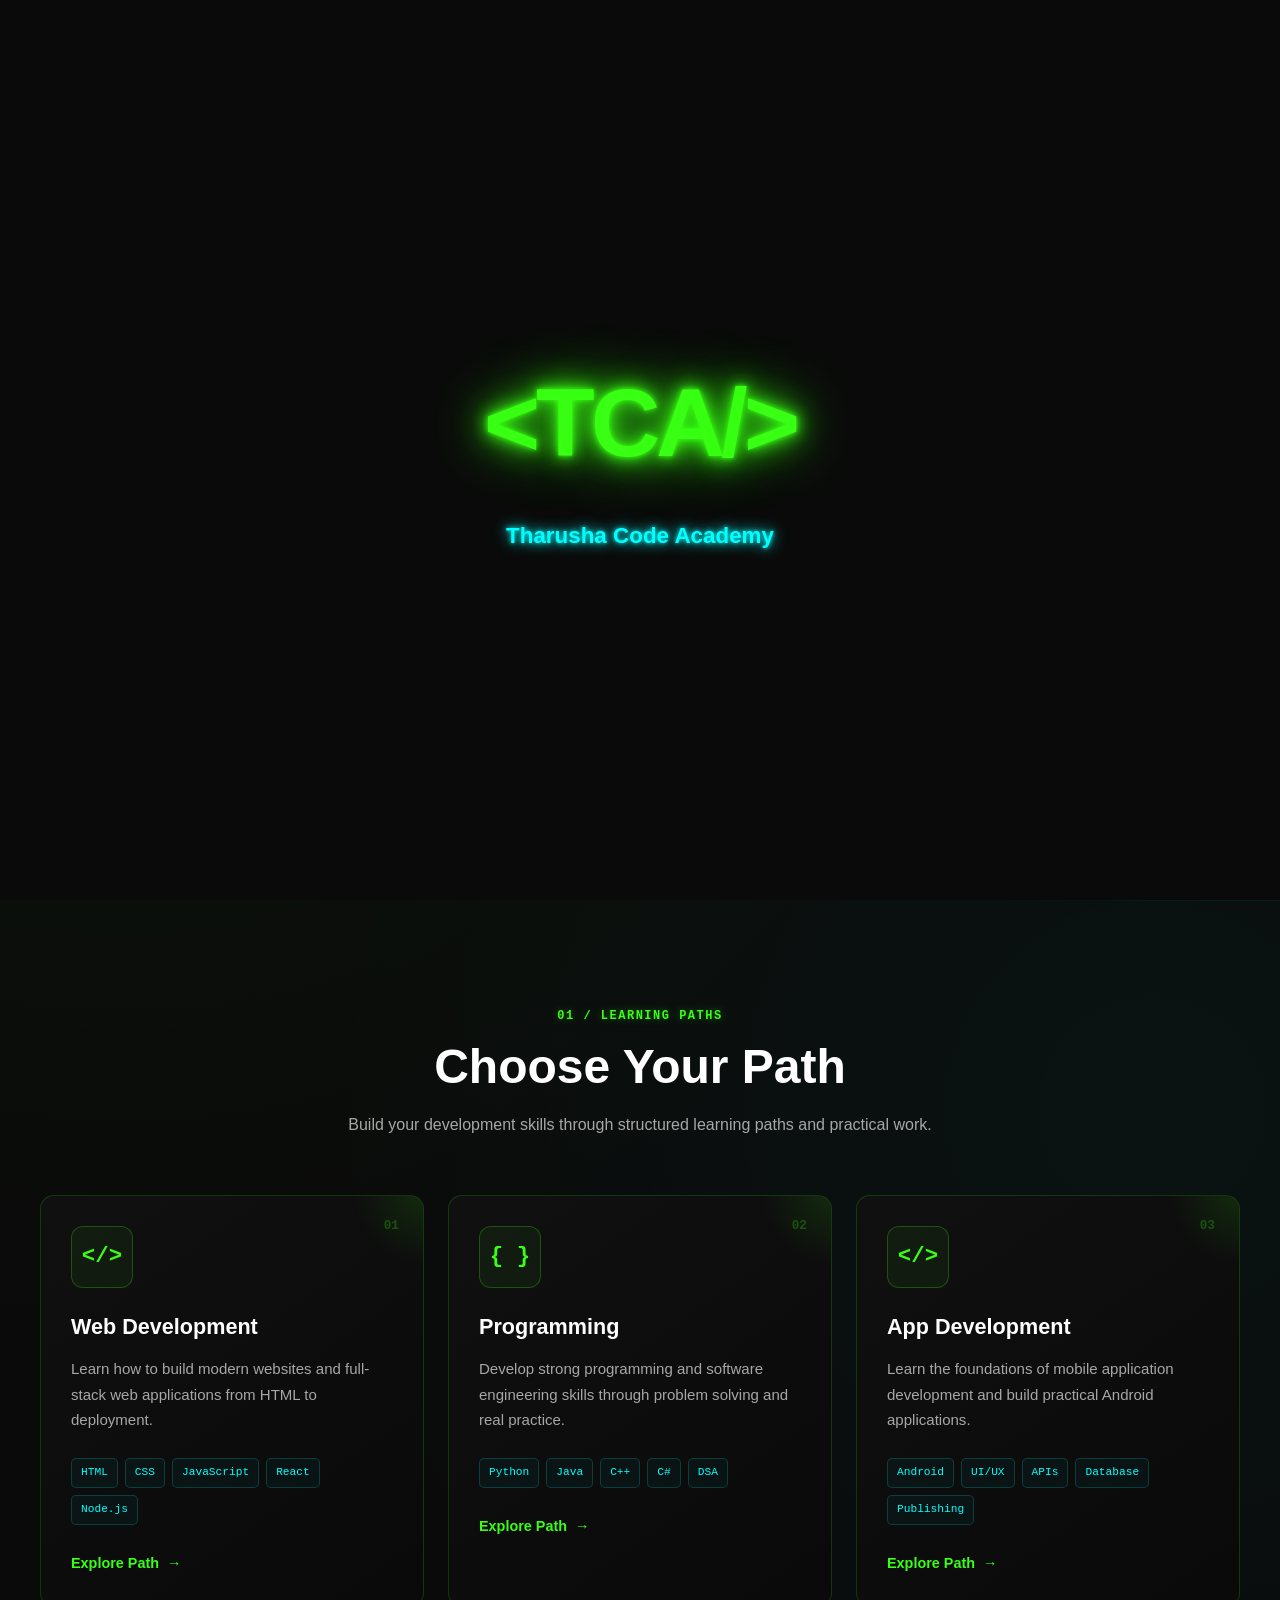
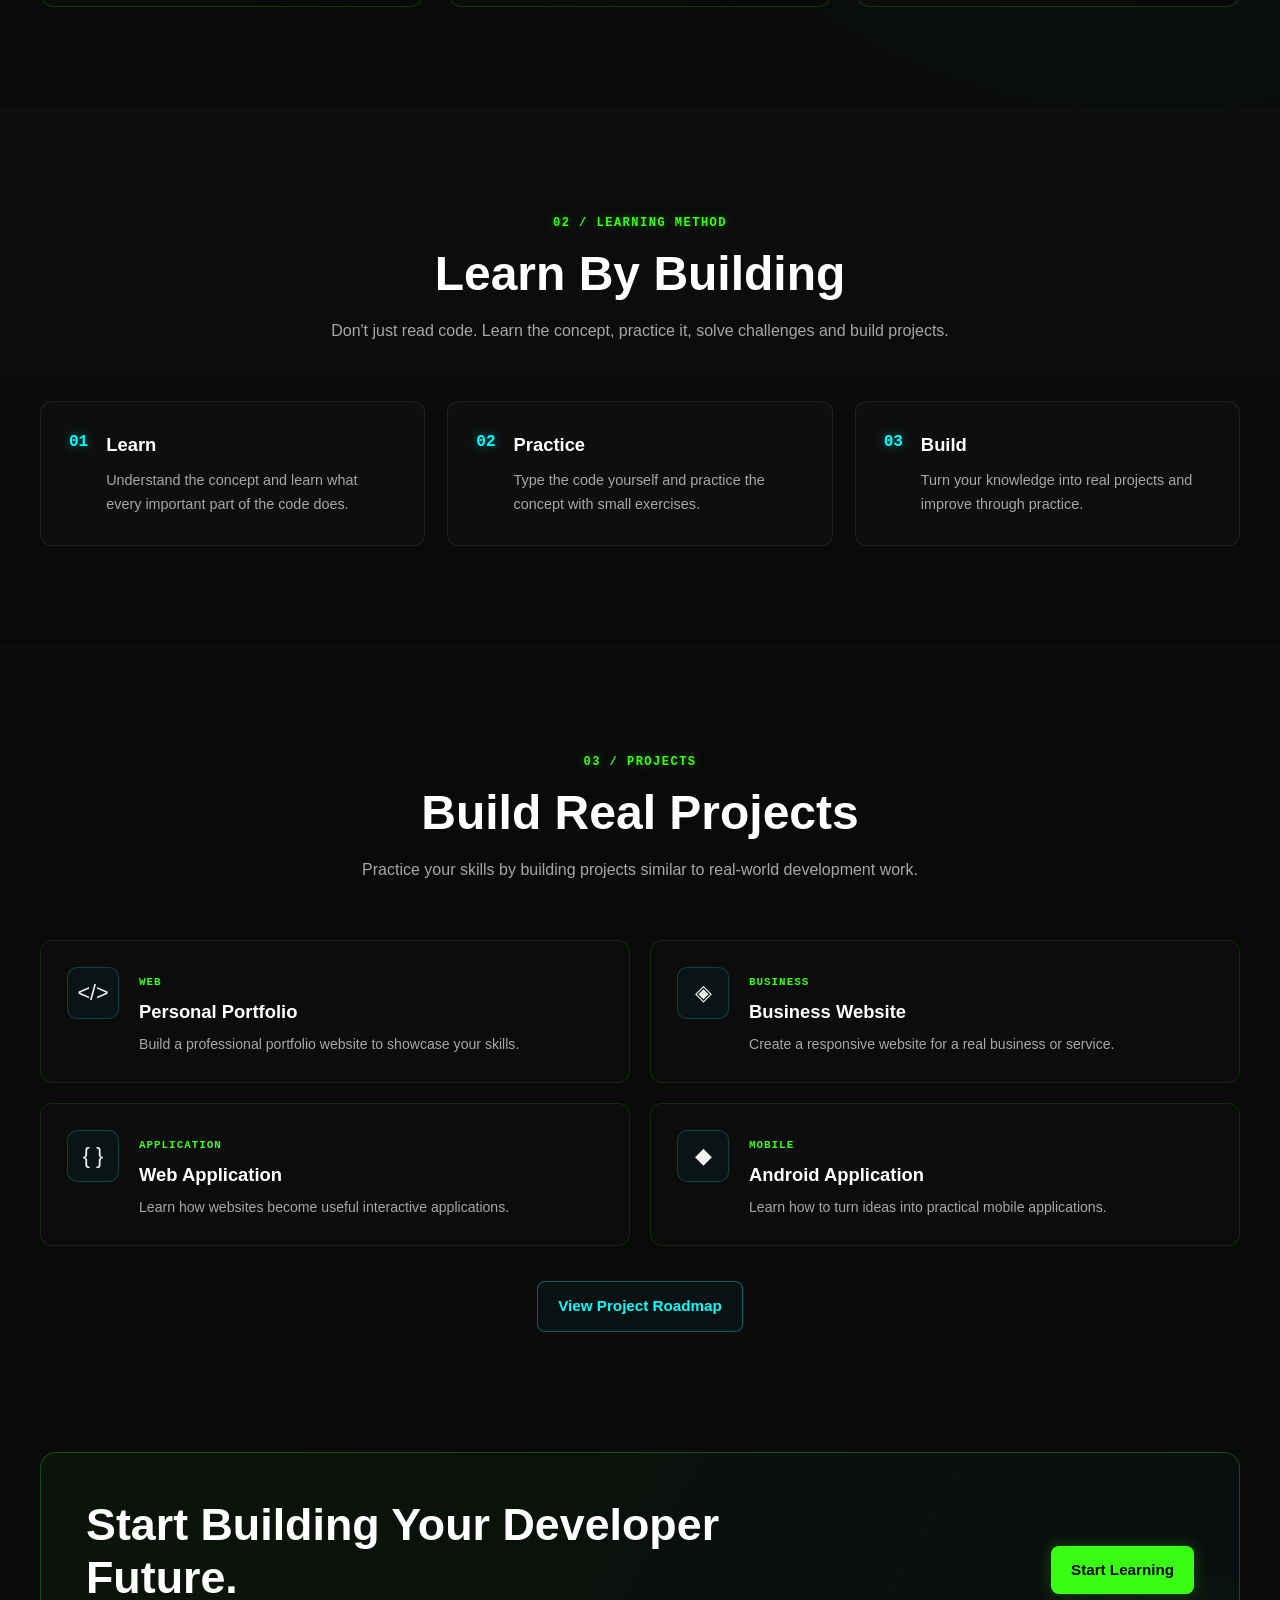
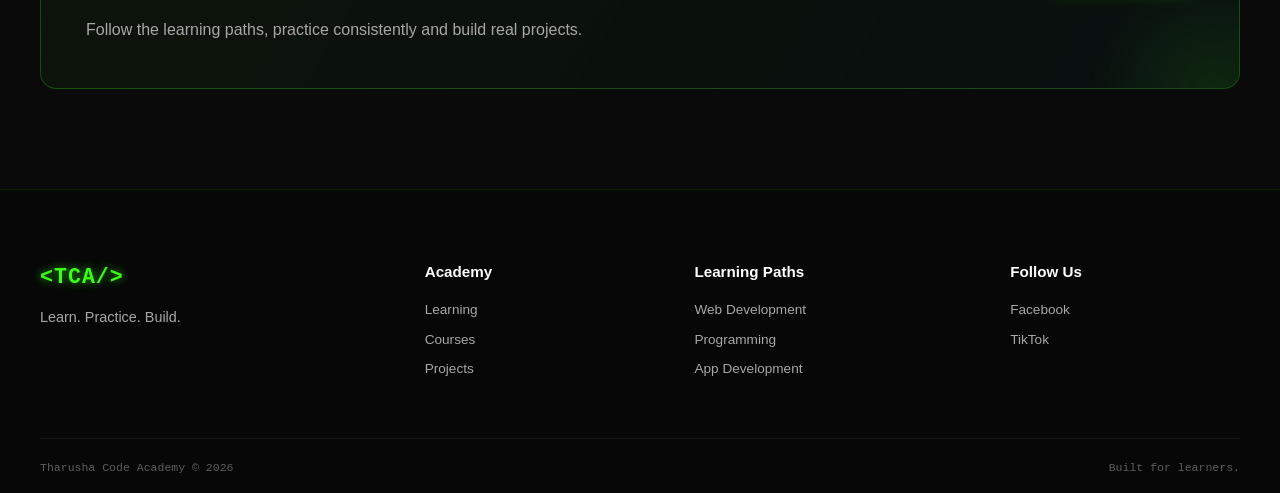
<file: index.html>
<!DOCTYPE html>
<html lang="en">

<head>

    <!-- Google tag (gtag.js) -->
<script async src="https://www.googletagmanager.com/gtag/js?id=G-Q5ZT8JEK5D"></script>
<script>
  window.dataLayer = window.dataLayer || [];
  function gtag(){dataLayer.push(arguments);}
  gtag('js', new Date());

  gtag('config', 'G-Q5ZT8JEK5D');
</script>

    <!--
    ==================================================
    BASIC PAGE INFORMATION
    ==================================================
    -->

    <meta charset="UTF-8">

    <meta
        name="viewport"
        content="width=device-width, initial-scale=1.0"
    >

    <meta
        name="description"
        content="Tharusha Code Academy - Learn Web Development, Programming and App Development."
    >

    <meta
        name="author"
        content="Tharusha Code Academy"
    >

    <title>Tharusha Code Academy</title>


    <!--
    ==================================================
    MAIN STYLESHEET
    ==================================================
    -->

    <link
        rel="stylesheet"
        href="style.css"
    >

</head>


<body>


    <!--
    ==================================================
    INTRO ANIMATION
    ==================================================
    -->

   <div class="intro-screen" id="intro-screen">

        <div
            class="intro-logo"
            aria-label="Tharusha Code Academy"
        >

            <span class="intro-char intro-angle-left">
                &lt;
            </span>

            <span class="intro-char">
                T
            </span>

            <span class="intro-char">
                C
            </span>

            <span class="intro-char">
                A
            </span>

            <span class="intro-char intro-slash">
                /
            </span>

            <span class="intro-char intro-angle-right">
                &gt;
            </span>

        </div>


        <div class="intro-name">
            Tharusha Code Academy
        </div>

    </div>



    <!--
    ==================================================
    HEADER
    ==================================================
    -->

    <header class="site-header">

        <div class="container header-container">


            <!--
            ==================================================
            LOGO
            ==================================================
            -->

           <a
                href="index.html"
                class="logo"
                aria-label="Tharusha Code Academy Home"
            >
                &lt;TCA/&gt;
            </a> 


            <!--
            ==================================================
            MOBILE MENU BUTTON
            ==================================================
            -->

            <button
                class="menu-toggle"
                type="button"
                aria-label="Open navigation"
                aria-expanded="false"
            >
                ☰
            </button>


            <!--
            ==================================================
            MAIN NAVIGATION
            ==================================================
            -->

            <nav
                class="main-nav"
                aria-label="Main navigation"
            >

                <a
                    href="index.html"
                    class="active"
                >
                    Home
                </a>

                <a href="learning.html">
                    Learning
                </a>

                <a href="courses.html">
                    Courses
                </a>

                <a href="projects.html">
                    Projects
                </a>

            </nav>

        </div>

    </header>



    <!--
    ==================================================
    MAIN CONTENT
    ==================================================
    -->

    <main>


        <!--
        ==================================================
        HERO SECTION
        ==================================================
        -->

        <section class="hero-section">

            <div class="container hero-container">


                <!--
                ==================================================
                HERO CONTENT
                ==================================================
                -->

                <div class="hero-content">


                    <div class="hero-badge">

                        <span class="status-dot"></span>

                        <span>
                            Learning Mode: Active
                        </span>

                    </div>

                    <h1 class="typing-title">
                        <span id="typing-text"></span>
                        <span class="typing-cursor">_</span>
                    </h1>


                    <p class="hero-description">

                        Learn Web Development, Programming,
                        Software Engineering and App Development
                        step by step through practical projects.

                    </p>


                    <div class="hero-buttons">

                        <a
                            href="learning.html"
                            class="btn btn-primary"
                        >
                            Start Learning
                        </a>

                        <a
                            href="courses.html"
                            class="btn btn-secondary"
                        >
                            Explore Courses
                        </a>

                    </div>


                    <!--
                    ==================================================
                    TERMINAL
                    ==================================================
                    -->

                    <div class="hero-terminal">

                        <div class="terminal-top">

                            <div class="terminal-dots">

                                <span></span>
                                <span></span>
                                <span></span>

                            </div>

                            <span class="terminal-title">
                                developer@tca:~
                            </span>

                        </div>


                        <div class="terminal-body">

                            <p>
                                <span class="terminal-green">
                                    $
                                </span>

                                start-learning
                            </p>

                            <p>
                                <span class="terminal-cyan">
                                    &gt;
                                </span>

                                Building skills...
                            </p>

                            <p>
                                <span class="terminal-green">
                                    ✓
                                </span>

                                Web Development
                            </p>

                            <p>
                                <span class="terminal-green">
                                    ✓
                                </span>

                                Programming
                            </p>

                            <p>
                                <span class="terminal-green">
                                    ✓
                                </span>

                                App Development
                            </p>

                        </div>

                    </div>

                </div>



                <!--
                ==================================================
                CODE WINDOW
                ==================================================
                -->

                <div class="hero-visual">

                    <div class="code-window">


                        <div class="code-window-header">

                            <div class="window-dots">

                                <span></span>
                                <span></span>
                                <span></span>

                            </div>

                            <span class="window-name">
                                developer.js
                            </span>

                        </div>


                        <div class="code-content">

                            <div>
                                <span class="code-purple">
                                    const
                                </span>

                                <span class="code-blue">
                                    developer
                                </span>

                                =
                            </div>


                            <div class="code-indent">

                                {

                            </div>


                            <div class="code-indent-2">

                                <span class="code-yellow">
                                    name
                                </span>:

                                <span class="code-green">
                                    "Developer"
                                </span>,

                            </div>


                            <div class="code-indent-2">

                                <span class="code-yellow">
                                    skills
                                </span>:

                            </div>


                            <div class="code-indent-2">

                                [

                            </div>


                            <div class="code-indent">

                                <span class="code-green">
                                    "HTML"
                                </span>,

                            </div>


                            <div class="code-indent">

                                <span class="code-green">
                                    "CSS"
                                </span>,

                            </div>


                            <div class="code-indent">

                                <span class="code-green">
                                    "JavaScript"
                                </span>,

                            </div>


                            <div class="code-indent">

                                <span class="code-green">
                                    "Programming"
                                </span>,

                            </div>


                            <div class="code-indent">

                                <span class="code-green">
                                    "Mobile Apps"
                                </span>

                            </div>


                            <div class="code-indent-2">

                                ]

                            </div>


                            <div class="code-indent">

                                }

                            </div>


                            <div>

                                <span class="code-purple">
                                    console
                                </span>.

                                <span class="code-blue">
                                    log
                                </span>(

                                <span class="code-green">
                                    "Keep Learning"
                                </span>

                                );

                            </div>

                        </div>

                    </div>

                </div>

            </div>

        </section>



        <!--
        ==================================================
        LEARNING PATHS
        ==================================================
        -->

        <section class="section">

            <div class="container">


                <div class="section-heading">

                    <span class="section-label">
                        01 / LEARNING PATHS
                    </span>

                    <h2>
                        Choose Your Path
                    </h2>

                    <p>
                        Build your development skills through
                        structured learning paths and practical work.
                    </p>

                </div>


                <div class="path-grid">


                    <!--
                    ==================================================
                    WEB DEVELOPMENT
                    ==================================================
                    -->

                    <article class="path-card">

                        <span class="path-number">
                            01
                        </span>


                        <div class="path-icon">
                            &lt;/&gt;
                        </div>


                        <h3>
                            Web Development
                        </h3>


                        <p>

                            Learn how to build modern websites
                            and full-stack web applications from
                            HTML to deployment.

                        </p>


                        <div class="path-tags">

                            <span>HTML</span>
                            <span>CSS</span>
                            <span>JavaScript</span>
                            <span>React</span>
                            <span>Node.js</span>

                        </div>


                        <a
                            href="web-development.html"
                            class="card-link"
                        >
                            Explore Path
                            <span>→</span>
                        </a>

                    </article>



                    <!--
                    ==================================================
                    PROGRAMMING
                    ==================================================
                    -->

                    <article class="path-card">

                        <span class="path-number">
                            02
                        </span>


                        <div class="path-icon">
                            { }
                        </div>


                        <h3>
                            Programming
                        </h3>


                        <p>

                            Develop strong programming and
                            software engineering skills through
                            problem solving and real practice.

                        </p>


                        <div class="path-tags">

                            <span>Python</span>
                            <span>Java</span>
                            <span>C++</span>
                            <span>C#</span>
                            <span>DSA</span>

                        </div>


                        <a
                            href="programming.html"
                            class="card-link"
                        >
                            Explore Path
                            <span>→</span>
                        </a>

                    </article>



                    <!--
                    ==================================================
                    APP DEVELOPMENT
                    ==================================================
                    -->

                    <article class="path-card">

                        <span class="path-number">
                            03
                        </span>


                        <div class="path-icon">
                            &lt;/&gt;
                        </div>


                        <h3>
                            App Development
                        </h3>


                        <p>

                            Learn the foundations of mobile
                            application development and build
                            practical Android applications.

                        </p>


                        <div class="path-tags">

                            <span>Android</span>
                            <span>UI/UX</span>
                            <span>APIs</span>
                            <span>Database</span>
                            <span>Publishing</span>

                        </div>


                        <a
                            href="app-development.html"
                            class="card-link"
                        >
                            Explore Path
                            <span>→</span>
                        </a>

                    </article>

                </div>

            </div>

        </section>



        <!--
        ==================================================
        LEARNING METHOD
        ==================================================
        -->

        <section class="section section-dark">

            <div class="container">


                <div class="section-heading">

                    <span class="section-label">
                        02 / LEARNING METHOD
                    </span>

                    <h2>
                        Learn By Building
                    </h2>

                    <p>
                        Don't just read code. Learn the concept,
                        practice it, solve challenges and build projects.
                    </p>

                </div>


                <div class="feature-grid">


                    <article class="feature-item">

                        <span class="feature-number">
                            01
                        </span>

                        <div>

                            <h3>
                                Learn
                            </h3>

                            <p>
                                Understand the concept and learn
                                what every important part of the
                                code does.
                            </p>

                        </div>

                    </article>



                    <article class="feature-item">

                        <span class="feature-number">
                            02
                        </span>

                        <div>

                            <h3>
                                Practice
                            </h3>

                            <p>
                                Type the code yourself and practice
                                the concept with small exercises.
                            </p>

                        </div>

                    </article>



                    <article class="feature-item">

                        <span class="feature-number">
                            03
                        </span>

                        <div>

                            <h3>
                                Build
                            </h3>

                            <p>
                                Turn your knowledge into real
                                projects and improve through practice.
                            </p>

                        </div>

                    </article>

                </div>

            </div>

        </section>



        <!--
        ==================================================
        PROJECT PREVIEWS
        ==================================================
        -->

        <section class="section">

            <div class="container">


                <div class="section-heading">

                    <span class="section-label">
                        03 / PROJECTS
                    </span>

                    <h2>
                        Build Real Projects
                    </h2>

                    <p>
                        Practice your skills by building projects
                        similar to real-world development work.
                    </p>

                </div>


                <div class="project-preview-grid">


                    <article class="project-preview">

                        <div class="project-preview-icon">
                            &lt;/&gt;
                        </div>

                        <div>

                            <span class="project-type">
                                WEB
                            </span>

                            <h3>
                                Personal Portfolio
                            </h3>

                            <p>
                                Build a professional portfolio
                                website to showcase your skills.
                            </p>

                        </div>

                    </article>



                    <article class="project-preview">

                        <div class="project-preview-icon">
                            ◈
                        </div>

                        <div>

                            <span class="project-type">
                                BUSINESS
                            </span>

                            <h3>
                                Business Website
                            </h3>

                            <p>
                                Create a responsive website for
                                a real business or service.
                            </p>

                        </div>

                    </article>



                    <article class="project-preview">

                        <div class="project-preview-icon">
                            { }
                        </div>

                        <div>

                            <span class="project-type">
                                APPLICATION
                            </span>

                            <h3>
                                Web Application
                            </h3>

                            <p>
                                Learn how websites become useful
                                interactive applications.
                            </p>

                        </div>

                    </article>



                    <article class="project-preview">

                        <div class="project-preview-icon">
                            ◆
                        </div>

                        <div>

                            <span class="project-type">
                                MOBILE
                            </span>

                            <h3>
                                Android Application
                            </h3>

                            <p>
                                Learn how to turn ideas into
                                practical mobile applications.
                            </p>

                        </div>

                    </article>

                </div>


                <div class="center-button">

                    <a
                        href="projects.html"
                        class="btn btn-secondary"
                    >
                        View Project Roadmap
                    </a>

                </div>

            </div>

        </section>



        <!--
        ==================================================
        CALL TO ACTION
        ==================================================
        -->

        <section class="cta-section">

            <div class="container">

                <div class="cta-box">

                    <div class="cta-content">

                        <h2>
                            Start Building Your Developer Future.
                        </h2>

                        <p>
                            Follow the learning paths,
                            practice consistently and build real projects.
                        </p>

                    </div>


                    <a
                        href="learning.html"
                        class="btn btn-primary"
                    >
                        Start Learning
                    </a>

                </div>

            </div>

        </section>

    </main>



    <!--
    ==================================================
    FOOTER
    ==================================================
    -->

    <footer class="site-footer">

        <div class="container">


            <!--
            ==================================================
            FOOTER MAIN
            ==================================================
            -->

            <div class="footer-main">


                <div class="footer-brand">

                    <a
                        href="index.html"
                        class="logo"
                    >
                        &lt;TCA/&gt;
                    </a>

                    <p>
                        Learn. Practice. Build.
                    </p>

                </div>



                <div class="footer-links">

                    <h3>
                        Academy
                    </h3>

                    <a href="learning.html">
                        Learning
                    </a>

                    <a href="courses.html">
                        Courses
                    </a>

                    <a href="projects.html">
                        Projects
                    </a>

                </div>



                <div class="footer-links">

                    <h3>
                        Learning Paths
                    </h3>

                    <a href="web-development.html">
                        Web Development
                    </a>

                    <a href="programming.html">
                        Programming
                    </a>

                    <a href="app-development.html">
                        App Development
                    </a>

                </div>



                <div class="footer-social">

                    <h3>
                        Follow Us
                    </h3>

                    <div class="social-links">

                        <a
                            href="https://www.facebook.com/tharushwebdesign"
                            target="_blank"
                            rel="noopener noreferrer"
                        >
                            Facebook
                        </a>

                        <a
                            href="https://www.tiktok.com/@tharusha.webdeve"
                            target="_blank"
                            rel="noopener noreferrer"
                        >
                            TikTok
                        </a>

                    </div>

                </div>

            </div>



            <!--
            ==================================================
            FOOTER BOTTOM
            ==================================================
            -->

            <div class="footer-bottom">

                <p>
                    Tharusha Code Academy © 2026
                </p>

                <p>
                    Built for learners.
                </p>

            </div>

        </div>

    </footer>



    <!--
    ==================================================
    JAVASCRIPT
    ==================================================
    -->

    <script src="script.js"></script>

</body>

</html>
</file>
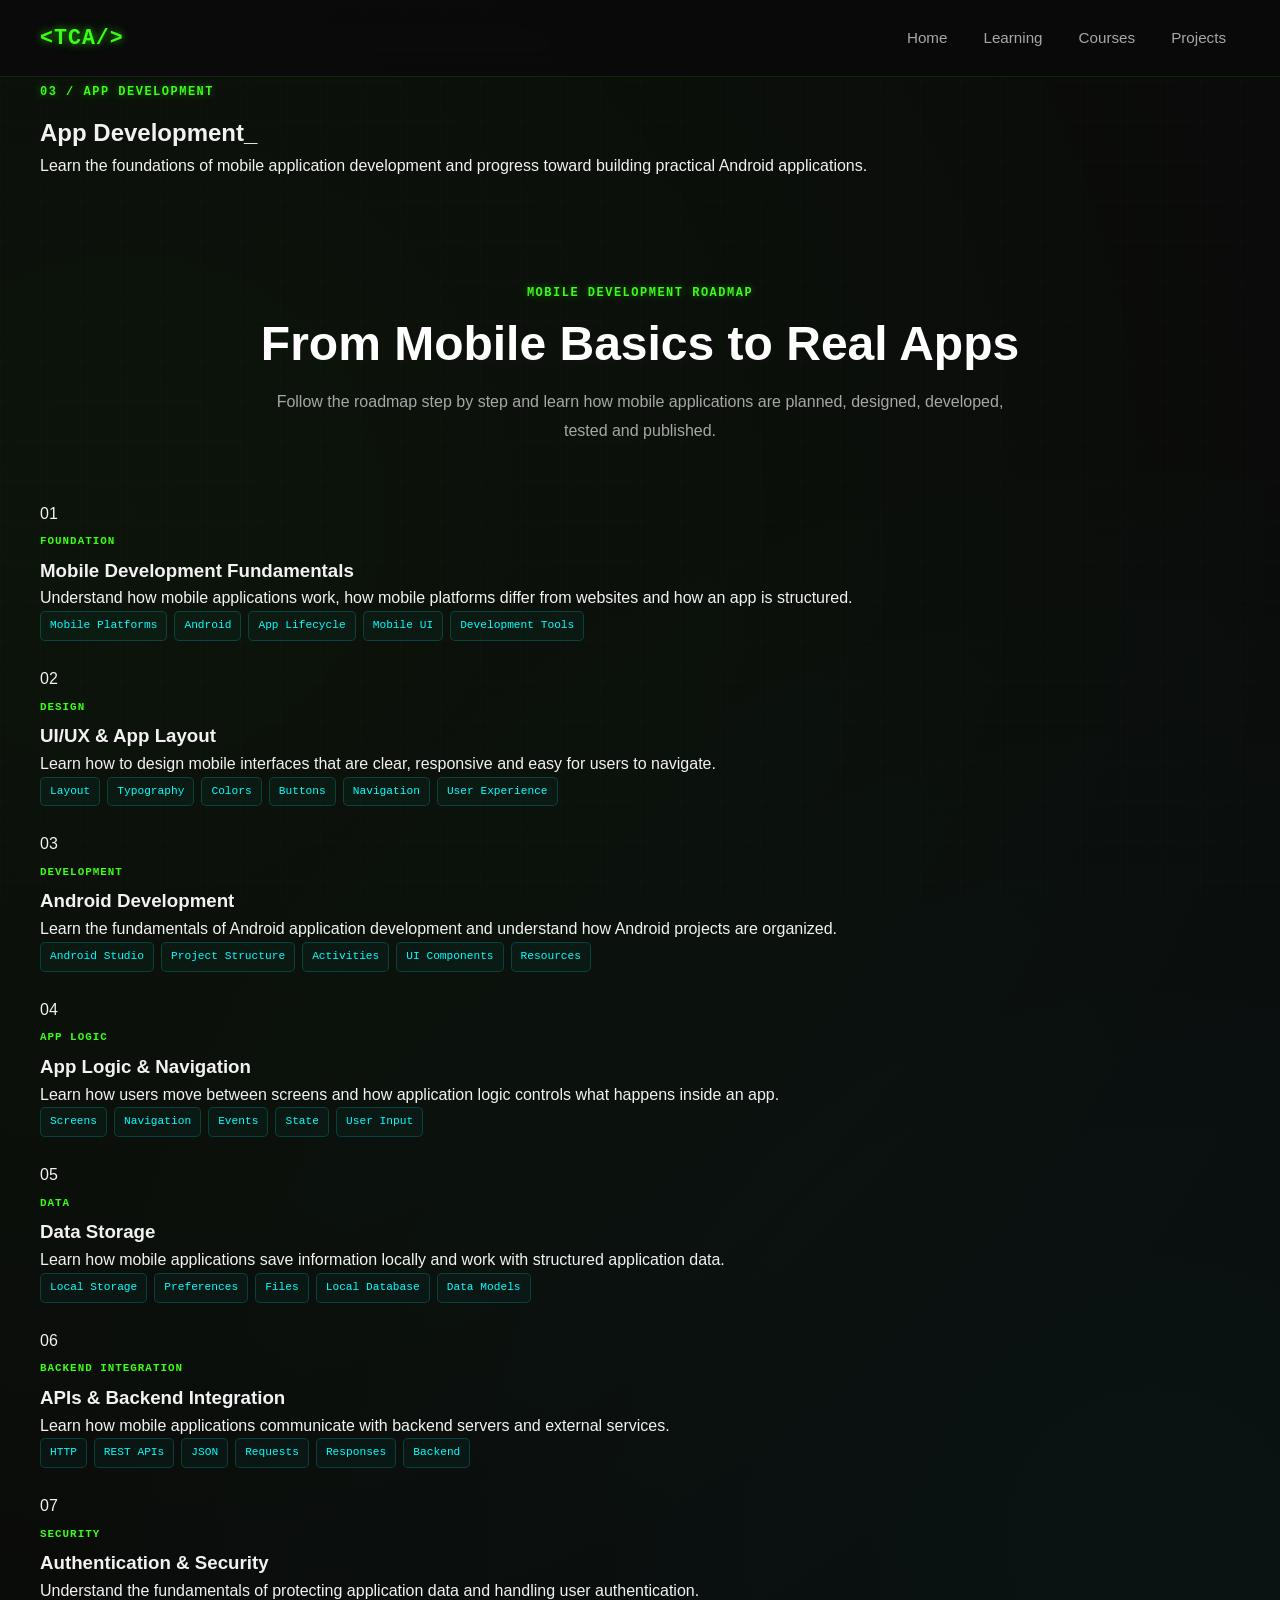
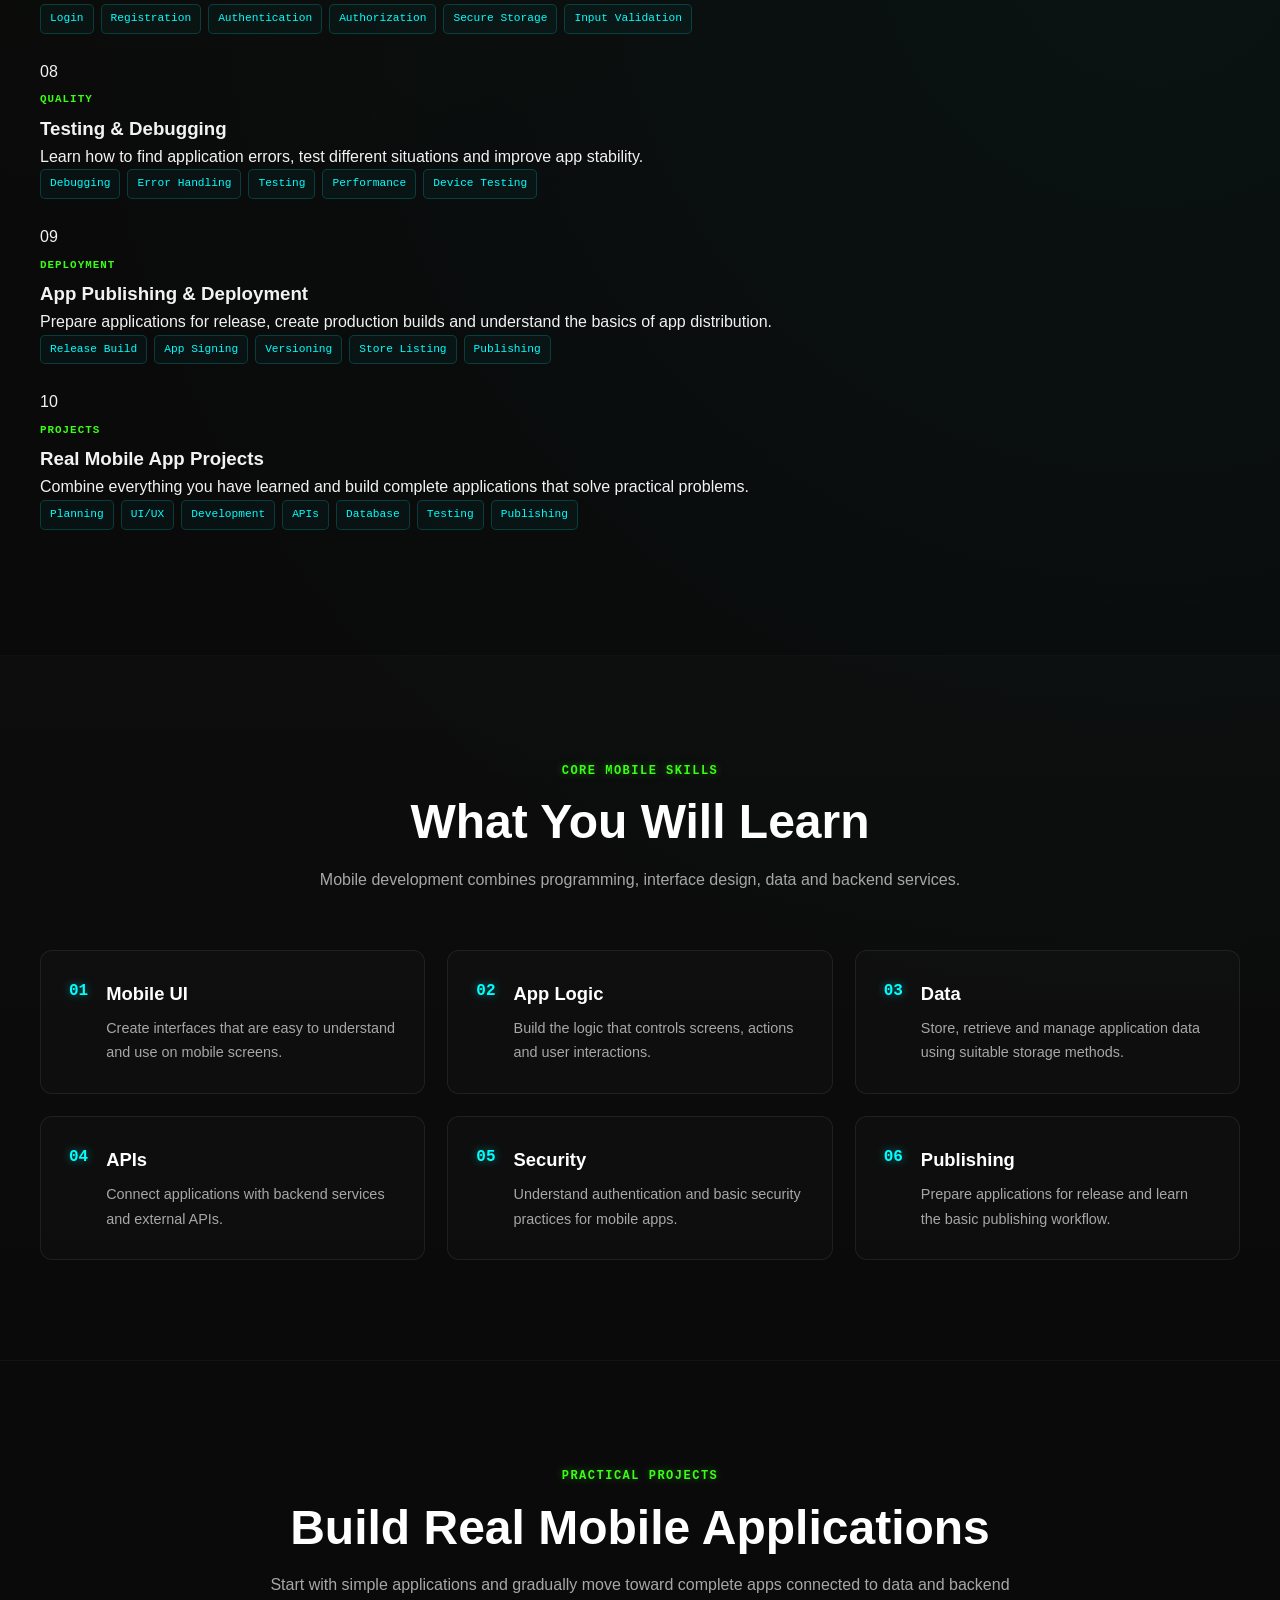
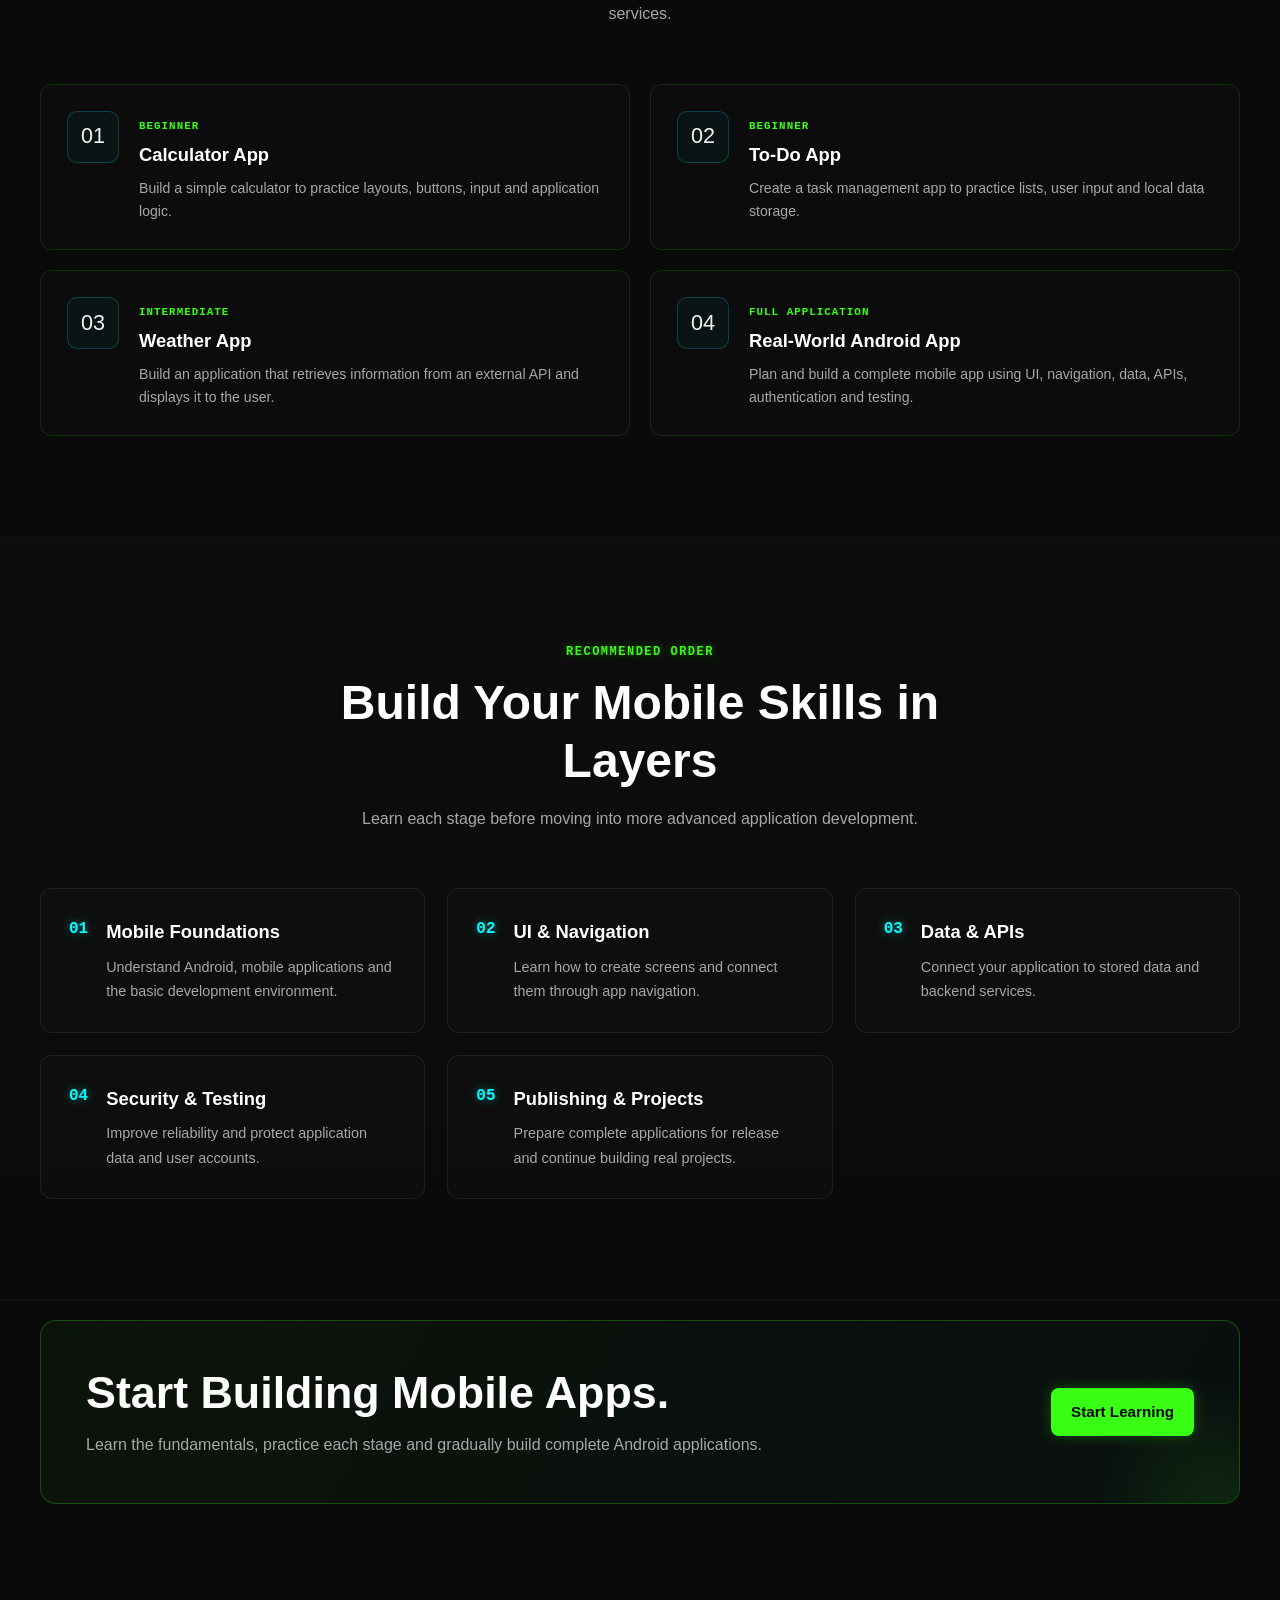
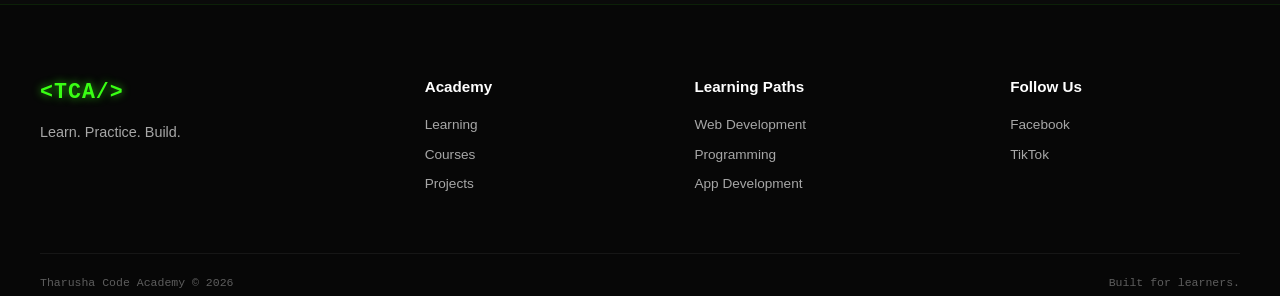
<file: app-development.html>
<!DOCTYPE html>
<html lang="en">

<head>

    <!-- Google tag (gtag.js) -->
<script async src="https://www.googletagmanager.com/gtag/js?id=G-Q5ZT8JEK5D"></script>
<script>
  window.dataLayer = window.dataLayer || [];
  function gtag(){dataLayer.push(arguments);}
  gtag('js', new Date());

  gtag('config', 'G-Q5ZT8JEK5D');
</script>

    <!--
    ==================================================
    BASIC PAGE INFORMATION
    ==================================================
    -->

    <meta charset="UTF-8">

    <meta
        name="viewport"
        content="width=device-width, initial-scale=1.0"
    >

    <meta
        name="description"
        content="Tharusha Code Academy App Development Path - Learn mobile development, Android, UI/UX, APIs, databases, security, testing and publishing."
    >

    <meta
        name="author"
        content="Tharusha Code Academy"
    >

    <title>App Development | Tharusha Code Academy</title>


    <!--
    ==================================================
    MAIN STYLESHEET
    ==================================================
    -->

    <link
        rel="stylesheet"
        href="style.css"
    >

</head>


<body>


    <!--
    ==================================================
    HEADER
    ==================================================
    -->

    <header class="site-header">

        <div class="container header-container">

            <a
                href="index.html"
                class="logo"
                aria-label="Tharusha Code Academy Home"
            >
                &lt;TCA/&gt;
            </a>


            <button
                class="menu-toggle"
                type="button"
                aria-label="Open navigation"
                aria-expanded="false"
            >
                ☰
            </button>


            <nav
                class="main-nav"
                aria-label="Main navigation"
            >

                <a href="index.html">
                    Home
                </a>

                <a href="learning.html">
                    Learning
                </a>

                <a href="courses.html">
                    Courses
                </a>

                <a href="projects.html">
                    Projects
                </a>

            </nav>

        </div>

    </header>


    <!--
    ==================================================
    MAIN CONTENT
    ==================================================
    -->

    <main>


        <!--
        ==================================================
        PAGE HERO
        ==================================================
        -->

        <section class="page-hero">

            <div class="container">

                <span class="section-label">
                    03 / APP DEVELOPMENT
                </span>

                <h1>
                    App Development_
                </h1>

                <p>
                    Learn the foundations of mobile application
                    development and progress toward building
                    practical Android applications.
                </p>

            </div>

        </section>


        <!--
        ==================================================
        APP DEVELOPMENT ROADMAP
        ==================================================
        -->

        <section class="section">

            <div class="container">

                <div class="section-heading">

                    <span class="section-label">
                        MOBILE DEVELOPMENT ROADMAP
                    </span>

                    <h2>
                        From Mobile Basics to Real Apps
                    </h2>

                    <p>
                        Follow the roadmap step by step and learn
                        how mobile applications are planned,
                        designed, developed, tested and published.
                    </p>

                </div>


                <div class="roadmap-list">


                    <!--
                    ==========================================
                    STEP 01 — FUNDAMENTALS
                    ==========================================
                    -->

                    <article class="roadmap-step app-step">

                        <div class="roadmap-number">
                            01
                        </div>

                        <div class="roadmap-content">

                            <span class="project-type">
                                FOUNDATION
                            </span>

                            <h3>
                                Mobile Development Fundamentals
                            </h3>

                            <p>
                                Understand how mobile applications
                                work, how mobile platforms differ
                                from websites and how an app is
                                structured.
                            </p>

                            <div class="path-tags">

                                <span>
                                    Mobile Platforms
                                </span>

                                <span>
                                    Android
                                </span>

                                <span>
                                    App Lifecycle
                                </span>

                                <span>
                                    Mobile UI
                                </span>

                                <span>
                                    Development Tools
                                </span>

                            </div>

                        </div>

                    </article>


                    <!--
                    ==========================================
                    STEP 02 — UI/UX
                    ==========================================
                    -->

                    <article class="roadmap-step app-step">

                        <div class="roadmap-number">
                            02
                        </div>

                        <div class="roadmap-content">

                            <span class="project-type">
                                DESIGN
                            </span>

                            <h3>
                                UI/UX &amp; App Layout
                            </h3>

                            <p>
                                Learn how to design mobile interfaces
                                that are clear, responsive and easy
                                for users to navigate.
                            </p>

                            <div class="path-tags">

                                <span>
                                    Layout
                                </span>

                                <span>
                                    Typography
                                </span>

                                <span>
                                    Colors
                                </span>

                                <span>
                                    Buttons
                                </span>

                                <span>
                                    Navigation
                                </span>

                                <span>
                                    User Experience
                                </span>

                            </div>

                        </div>

                    </article>


                    <!--
                    ==========================================
                    STEP 03 — ANDROID
                    ==========================================
                    -->

                    <article class="roadmap-step app-step">

                        <div class="roadmap-number">
                            03
                        </div>

                        <div class="roadmap-content">

                            <span class="project-type">
                                DEVELOPMENT
                            </span>

                            <h3>
                                Android Development
                            </h3>

                            <p>
                                Learn the fundamentals of Android
                                application development and understand
                                how Android projects are organized.
                            </p>

                            <div class="path-tags">

                                <span>
                                    Android Studio
                                </span>

                                <span>
                                    Project Structure
                                </span>

                                <span>
                                    Activities
                                </span>

                                <span>
                                    UI Components
                                </span>

                                <span>
                                    Resources
                                </span>

                            </div>

                        </div>

                    </article>


                    <!--
                    ==========================================
                    STEP 04 — LOGIC & NAVIGATION
                    ==========================================
                    -->

                    <article class="roadmap-step app-step">

                        <div class="roadmap-number">
                            04
                        </div>

                        <div class="roadmap-content">

                            <span class="project-type">
                                APP LOGIC
                            </span>

                            <h3>
                                App Logic &amp; Navigation
                            </h3>

                            <p>
                                Learn how users move between screens
                                and how application logic controls
                                what happens inside an app.
                            </p>

                            <div class="path-tags">

                                <span>
                                    Screens
                                </span>

                                <span>
                                    Navigation
                                </span>

                                <span>
                                    Events
                                </span>

                                <span>
                                    State
                                </span>

                                <span>
                                    User Input
                                </span>

                            </div>

                        </div>

                    </article>


                    <!--
                    ==========================================
                    STEP 05 — DATA STORAGE
                    ==========================================
                    -->

                    <article class="roadmap-step app-step">

                        <div class="roadmap-number">
                            05
                        </div>

                        <div class="roadmap-content">

                            <span class="project-type">
                                DATA
                            </span>

                            <h3>
                                Data Storage
                            </h3>

                            <p>
                                Learn how mobile applications save
                                information locally and work with
                                structured application data.
                            </p>

                            <div class="path-tags">

                                <span>
                                    Local Storage
                                </span>

                                <span>
                                    Preferences
                                </span>

                                <span>
                                    Files
                                </span>

                                <span>
                                    Local Database
                                </span>

                                <span>
                                    Data Models
                                </span>

                            </div>

                        </div>

                    </article>


                    <!--
                    ==========================================
                    STEP 06 — APIs
                    ==========================================
                    -->

                    <article class="roadmap-step app-step">

                        <div class="roadmap-number">
                            06
                        </div>

                        <div class="roadmap-content">

                            <span class="project-type">
                                BACKEND INTEGRATION
                            </span>

                            <h3>
                                APIs &amp; Backend Integration
                            </h3>

                            <p>
                                Learn how mobile applications
                                communicate with backend servers
                                and external services.
                            </p>

                            <div class="path-tags">

                                <span>
                                    HTTP
                                </span>

                                <span>
                                    REST APIs
                                </span>

                                <span>
                                    JSON
                                </span>

                                <span>
                                    Requests
                                </span>

                                <span>
                                    Responses
                                </span>

                                <span>
                                    Backend
                                </span>

                            </div>

                        </div>

                    </article>


                    <!--
                    ==========================================
                    STEP 07 — SECURITY
                    ==========================================
                    -->

                    <article class="roadmap-step app-step">

                        <div class="roadmap-number">
                            07
                        </div>

                        <div class="roadmap-content">

                            <span class="project-type">
                                SECURITY
                            </span>

                            <h3>
                                Authentication &amp; Security
                            </h3>

                            <p>
                                Understand the fundamentals of
                                protecting application data and
                                handling user authentication.
                            </p>

                            <div class="path-tags">

                                <span>
                                    Login
                                </span>

                                <span>
                                    Registration
                                </span>

                                <span>
                                    Authentication
                                </span>

                                <span>
                                    Authorization
                                </span>

                                <span>
                                    Secure Storage
                                </span>

                                <span>
                                    Input Validation
                                </span>

                            </div>

                        </div>

                    </article>


                    <!--
                    ==========================================
                    STEP 08 — TESTING
                    ==========================================
                    -->

                    <article class="roadmap-step app-step">

                        <div class="roadmap-number">
                            08
                        </div>

                        <div class="roadmap-content">

                            <span class="project-type">
                                QUALITY
                            </span>

                            <h3>
                                Testing &amp; Debugging
                            </h3>

                            <p>
                                Learn how to find application errors,
                                test different situations and improve
                                app stability.
                            </p>

                            <div class="path-tags">

                                <span>
                                    Debugging
                                </span>

                                <span>
                                    Error Handling
                                </span>

                                <span>
                                    Testing
                                </span>

                                <span>
                                    Performance
                                </span>

                                <span>
                                    Device Testing
                                </span>

                            </div>

                        </div>

                    </article>


                    <!--
                    ==========================================
                    STEP 09 — PUBLISHING
                    ==========================================
                    -->

                    <article class="roadmap-step app-step">

                        <div class="roadmap-number">
                            09
                        </div>

                        <div class="roadmap-content">

                            <span class="project-type">
                                DEPLOYMENT
                            </span>

                            <h3>
                                App Publishing &amp; Deployment
                            </h3>

                            <p>
                                Prepare applications for release,
                                create production builds and understand
                                the basics of app distribution.
                            </p>

                            <div class="path-tags">

                                <span>
                                    Release Build
                                </span>

                                <span>
                                    App Signing
                                </span>

                                <span>
                                    Versioning
                                </span>

                                <span>
                                    Store Listing
                                </span>

                                <span>
                                    Publishing
                                </span>

                            </div>

                        </div>

                    </article>


                    <!--
                    ==========================================
                    STEP 10 — REAL PROJECTS
                    ==========================================
                    -->

                    <article class="roadmap-step app-step">

                        <div class="roadmap-number">
                            10
                        </div>

                        <div class="roadmap-content">

                            <span class="project-type">
                                PROJECTS
                            </span>

                            <h3>
                                Real Mobile App Projects
                            </h3>

                            <p>
                                Combine everything you have learned
                                and build complete applications that
                                solve practical problems.
                            </p>

                            <div class="path-tags">

                                <span>
                                    Planning
                                </span>

                                <span>
                                    UI/UX
                                </span>

                                <span>
                                    Development
                                </span>

                                <span>
                                    APIs
                                </span>

                                <span>
                                    Database
                                </span>

                                <span>
                                    Testing
                                </span>

                                <span>
                                    Publishing
                                </span>

                            </div>

                        </div>

                    </article>


                </div>

            </div>

        </section>


        <!--
        ==================================================
        MOBILE DEVELOPMENT SKILLS
        ==================================================
        -->

        <section class="section section-dark">

            <div class="container">

                <div class="section-heading">

                    <span class="section-label">
                        CORE MOBILE SKILLS
                    </span>

                    <h2>
                        What You Will Learn
                    </h2>

                    <p>
                        Mobile development combines programming,
                        interface design, data and backend services.
                    </p>

                </div>


                <div class="feature-grid">


                    <article class="feature-item">

                        <span class="feature-number">
                            01
                        </span>

                        <div>

                            <h3>
                                Mobile UI
                            </h3>

                            <p>
                                Create interfaces that are easy to
                                understand and use on mobile screens.
                            </p>

                        </div>

                    </article>


                    <article class="feature-item">

                        <span class="feature-number">
                            02
                        </span>

                        <div>

                            <h3>
                                App Logic
                            </h3>

                            <p>
                                Build the logic that controls screens,
                                actions and user interactions.
                            </p>

                        </div>

                    </article>


                    <article class="feature-item">

                        <span class="feature-number">
                            03
                        </span>

                        <div>

                            <h3>
                                Data
                            </h3>

                            <p>
                                Store, retrieve and manage application
                                data using suitable storage methods.
                            </p>

                        </div>

                    </article>


                    <article class="feature-item">

                        <span class="feature-number">
                            04
                        </span>

                        <div>

                            <h3>
                                APIs
                            </h3>

                            <p>
                                Connect applications with backend
                                services and external APIs.
                            </p>

                        </div>

                    </article>


                    <article class="feature-item">

                        <span class="feature-number">
                            05
                        </span>

                        <div>

                            <h3>
                                Security
                            </h3>

                            <p>
                                Understand authentication and basic
                                security practices for mobile apps.
                            </p>

                        </div>

                    </article>


                    <article class="feature-item">

                        <span class="feature-number">
                            06
                        </span>

                        <div>

                            <h3>
                                Publishing
                            </h3>

                            <p>
                                Prepare applications for release and
                                learn the basic publishing workflow.
                            </p>

                        </div>

                    </article>


                </div>

            </div>

        </section>


        <!--
        ==================================================
        PRACTICAL APP PROJECTS
        ==================================================
        -->

        <section class="section">

            <div class="container">

                <div class="section-heading">

                    <span class="section-label">
                        PRACTICAL PROJECTS
                    </span>

                    <h2>
                        Build Real Mobile Applications
                    </h2>

                    <p>
                        Start with simple applications and gradually
                        move toward complete apps connected to data
                        and backend services.
                    </p>

                </div>


                <div class="project-preview-grid">


                    <article class="project-preview">

                        <div class="project-preview-icon">
                            01
                        </div>

                        <div>

                            <span class="project-type">
                                BEGINNER
                            </span>

                            <h3>
                                Calculator App
                            </h3>

                            <p>
                                Build a simple calculator to practice
                                layouts, buttons, input and application logic.
                            </p>

                        </div>

                    </article>


                    <article class="project-preview">

                        <div class="project-preview-icon">
                            02
                        </div>

                        <div>

                            <span class="project-type">
                                BEGINNER
                            </span>

                            <h3>
                                To-Do App
                            </h3>

                            <p>
                                Create a task management app to practice
                                lists, user input and local data storage.
                            </p>

                        </div>

                    </article>


                    <article class="project-preview">

                        <div class="project-preview-icon">
                            03
                        </div>

                        <div>

                            <span class="project-type">
                                INTERMEDIATE
                            </span>

                            <h3>
                                Weather App
                            </h3>

                            <p>
                                Build an application that retrieves
                                information from an external API and
                                displays it to the user.
                            </p>

                        </div>

                    </article>


                    <article class="project-preview">

                        <div class="project-preview-icon">
                            04
                        </div>

                        <div>

                            <span class="project-type">
                                FULL APPLICATION
                            </span>

                            <h3>
                                Real-World Android App
                            </h3>

                            <p>
                                Plan and build a complete mobile app
                                using UI, navigation, data, APIs,
                                authentication and testing.
                            </p>

                        </div>

                    </article>


                </div>

            </div>

        </section>


        <!--
        ==================================================
        RECOMMENDED ORDER
        ==================================================
        -->

        <section class="section section-dark">

            <div class="container">

                <div class="section-heading">

                    <span class="section-label">
                        RECOMMENDED ORDER
                    </span>

                    <h2>
                        Build Your Mobile Skills in Layers
                    </h2>

                    <p>
                        Learn each stage before moving into more
                        advanced application development.
                    </p>

                </div>


                <div class="feature-grid">


                    <article class="feature-item">

                        <span class="feature-number">
                            01
                        </span>

                        <div>

                            <h3>
                                Mobile Foundations
                            </h3>

                            <p>
                                Understand Android, mobile applications
                                and the basic development environment.
                            </p>

                        </div>

                    </article>


                    <article class="feature-item">

                        <span class="feature-number">
                            02
                        </span>

                        <div>

                            <h3>
                                UI &amp; Navigation
                            </h3>

                            <p>
                                Learn how to create screens and connect
                                them through app navigation.
                            </p>

                        </div>

                    </article>


                    <article class="feature-item">

                        <span class="feature-number">
                            03
                        </span>

                        <div>

                            <h3>
                                Data &amp; APIs
                            </h3>

                            <p>
                                Connect your application to stored data
                                and backend services.
                            </p>

                        </div>

                    </article>


                    <article class="feature-item">

                        <span class="feature-number">
                            04
                        </span>

                        <div>

                            <h3>
                                Security &amp; Testing
                            </h3>

                            <p>
                                Improve reliability and protect
                                application data and user accounts.
                            </p>

                        </div>

                    </article>


                    <article class="feature-item">

                        <span class="feature-number">
                            05
                        </span>

                        <div>

                            <h3>
                                Publishing &amp; Projects
                            </h3>

                            <p>
                                Prepare complete applications for
                                release and continue building real projects.
                            </p>

                        </div>

                    </article>


                </div>

            </div>

        </section>


        <!--
        ==================================================
        FINAL CTA
        ==================================================
        -->

        <section class="cta-section">

            <div class="container">

                <div class="cta-box">

                    <div class="cta-content">

                        <h2>
                            Start Building Mobile Apps.
                        </h2>

                        <p>
                            Learn the fundamentals, practice each
                            stage and gradually build complete Android
                            applications.
                        </p>

                    </div>


                    <a
                        href="learning.html"
                        class="btn btn-primary"
                    >
                        Start Learning
                    </a>

                </div>

            </div>

        </section>


    </main>


    <!--
    ==================================================
    FOOTER
    ==================================================
    -->

    <footer class="site-footer">

        <div class="container">


            <div class="footer-main">


                <!-- BRAND -->

                <div class="footer-brand">

                    <a
                        href="index.html"
                        class="logo"
                    >
                        &lt;TCA/&gt;
                    </a>

                    <p>
                        Learn. Practice. Build.
                    </p>

                </div>


                <!-- ACADEMY LINKS -->

                <div class="footer-links">

                    <h3>
                        Academy
                    </h3>

                    <a href="learning.html">
                        Learning
                    </a>

                    <a href="courses.html">
                        Courses
                    </a>

                    <a href="projects.html">
                        Projects
                    </a>

                </div>


                <!-- LEARNING PATHS -->

                <div class="footer-links">

                    <h3>
                        Learning Paths
                    </h3>

                    <a href="web-development.html">
                        Web Development
                    </a>

                    <a href="programming.html">
                        Programming
                    </a>

                    <a href="app-development.html">
                        App Development
                    </a>

                </div>


                <!-- SOCIAL LINKS -->

                <div class="footer-social">

                    <h3>
                        Follow Us
                    </h3>

                    <div class="social-links">

                        <a
                            href="https://www.facebook.com/tharushwebdesign"
                            target="_blank"
                            rel="noopener noreferrer"
                        >
                            Facebook
                        </a>

                        <a
                            href="https://www.tiktok.com/@tharusha.webdeve"
                            target="_blank"
                            rel="noopener noreferrer"
                        >
                            TikTok
                        </a>

                    </div>

                </div>


            </div>


            <div class="footer-bottom">

                <p>
                    Tharusha Code Academy © 2026
                </p>

                <p>
                    Built for learners.
                </p>

            </div>


        </div>

    </footer>


    <!--
    ==================================================
    JAVASCRIPT
    ==================================================
    -->

    <script src="script.js"></script>


</body>

</html>
</file>
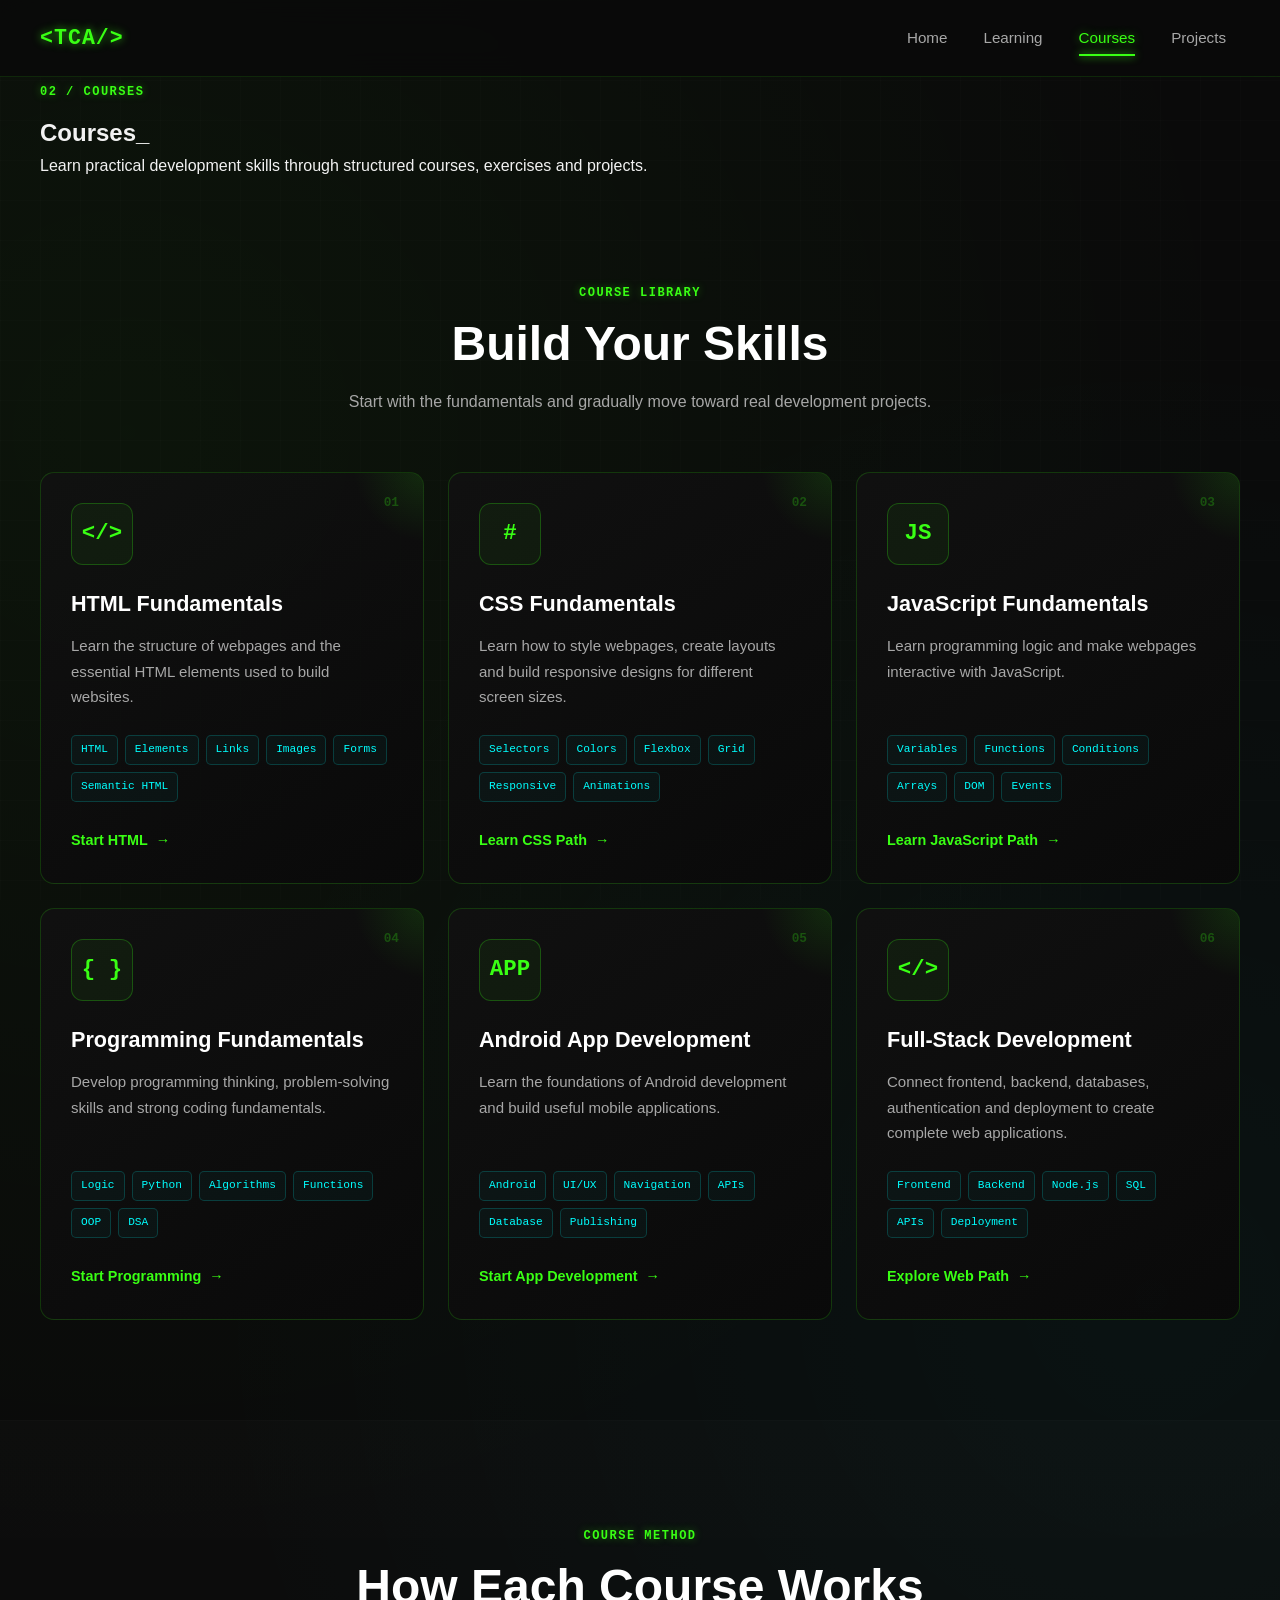
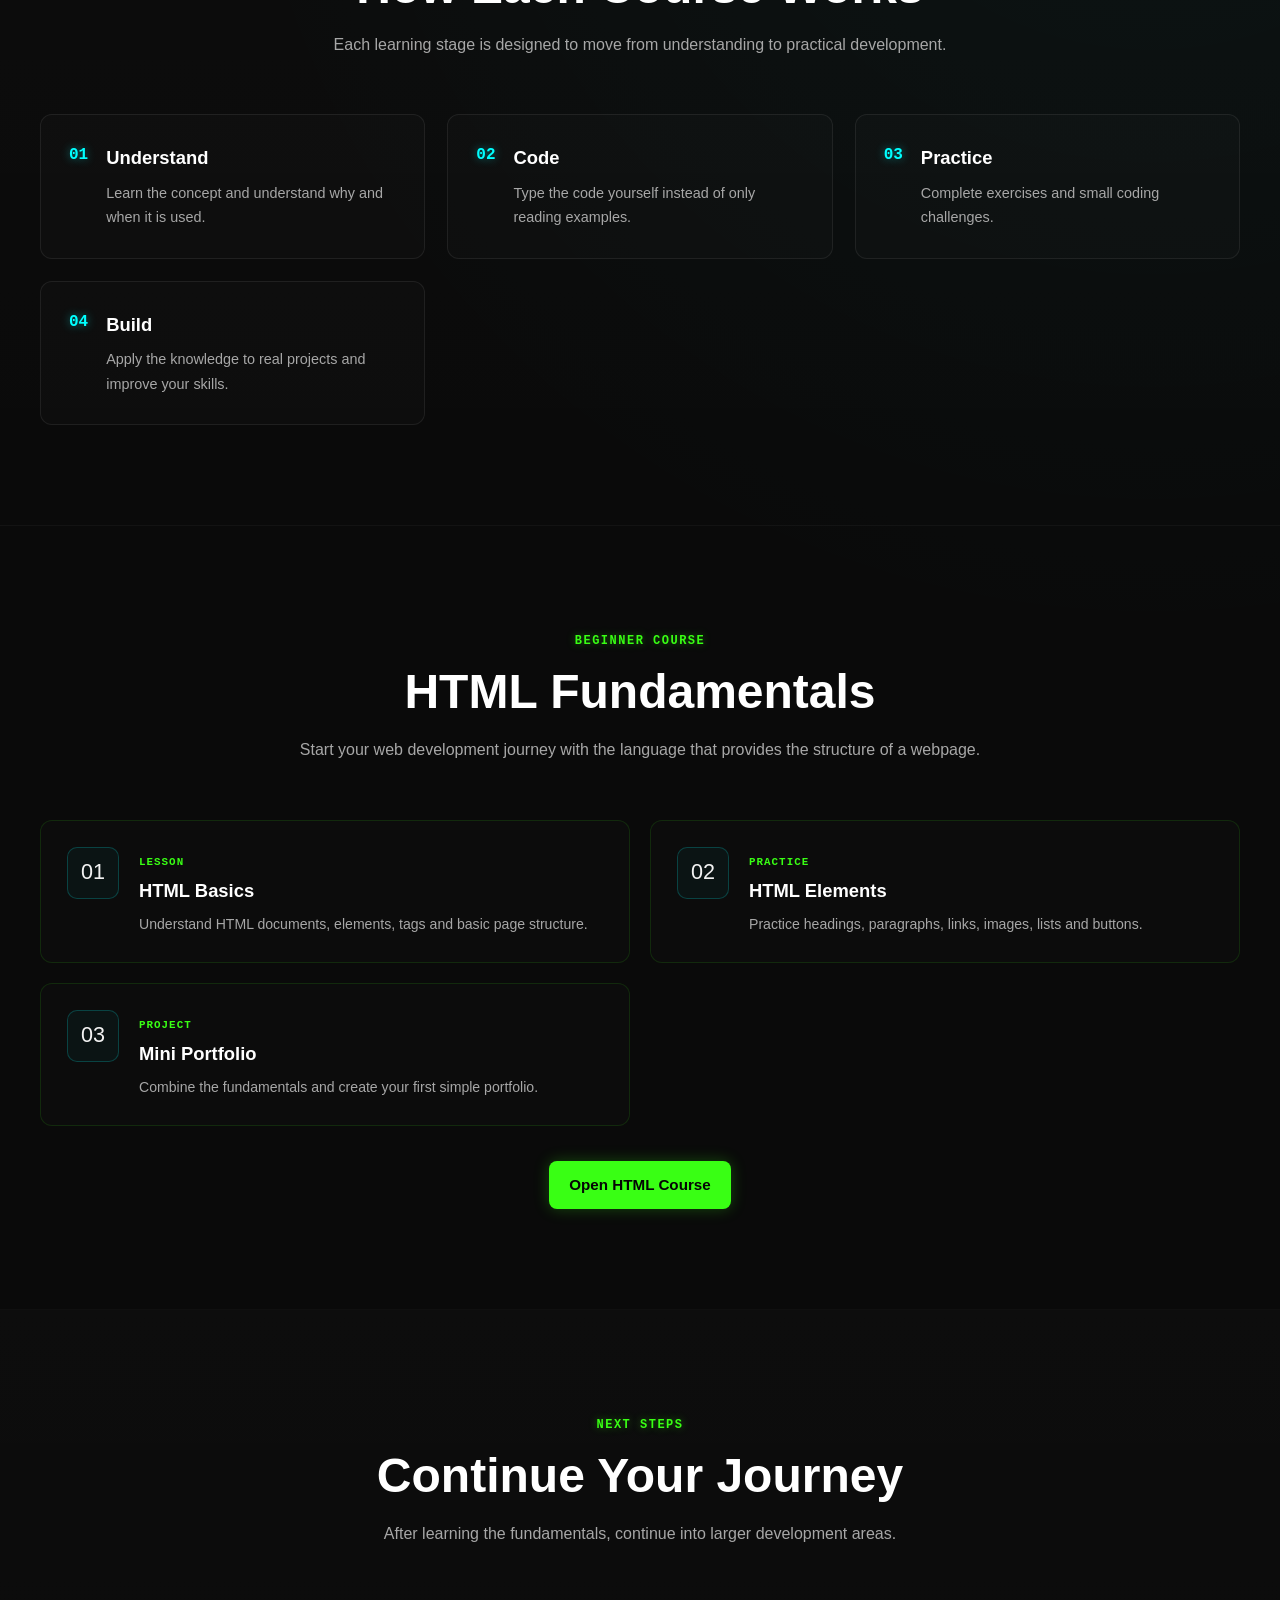
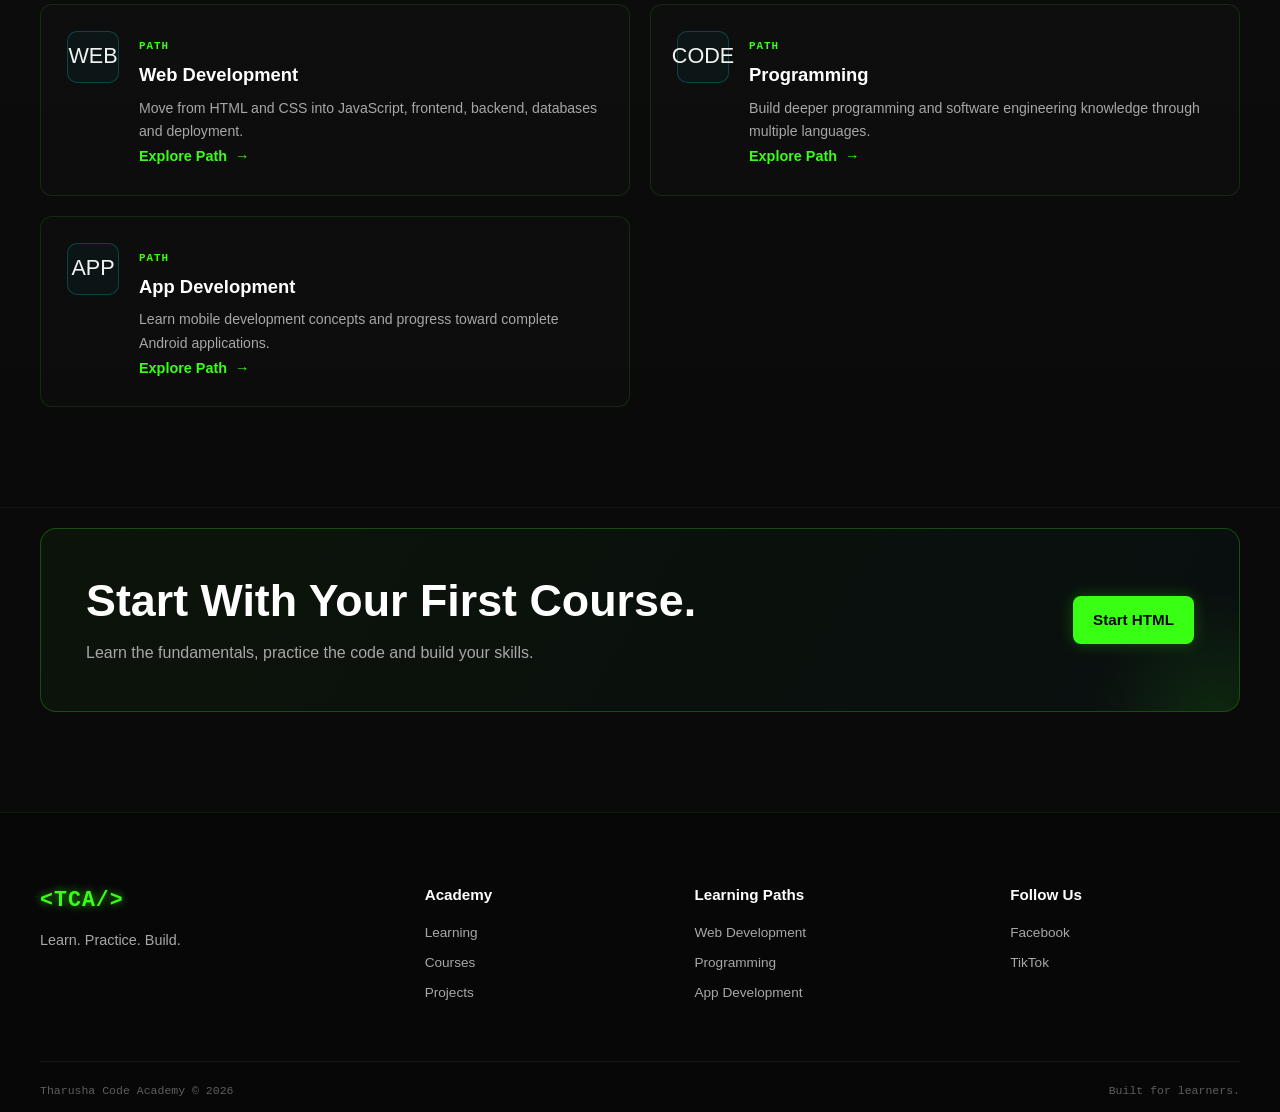
<file: courses.html>
<!DOCTYPE html>
<html lang="en">

<head>

    <!-- Google tag (gtag.js) -->
<script async src="https://www.googletagmanager.com/gtag/js?id=G-Q5ZT8JEK5D"></script>
<script>
  window.dataLayer = window.dataLayer || [];
  function gtag(){dataLayer.push(arguments);}
  gtag('js', new Date());

  gtag('config', 'G-Q5ZT8JEK5D');
</script>

    <!--
    ==================================================
    BASIC PAGE INFORMATION
    ==================================================
    -->

    <meta charset="UTF-8">

    <meta
        name="viewport"
        content="width=device-width, initial-scale=1.0"
    >

    <meta
        name="description"
        content="Tharusha Code Academy Courses - Learn HTML, CSS, JavaScript, Programming and App Development."
    >

    <meta
        name="author"
        content="Tharusha Code Academy"
    >

    <title>Courses | Tharusha Code Academy</title>


    <!--
    ==================================================
    MAIN STYLESHEET
    ==================================================
    -->

    <link
        rel="stylesheet"
        href="style.css"
    >

</head>


<body>


    <!--
    ==================================================
    HEADER
    ==================================================
    -->

    <header class="site-header">

        <div class="container header-container">

            <a
                href="index.html"
                class="logo"
                aria-label="Tharusha Code Academy Home"
            >
                &lt;TCA/&gt;
            </a>


            <button
                class="menu-toggle"
                type="button"
                aria-label="Open navigation"
                aria-expanded="false"
            >
                ☰
            </button>


            <nav
                class="main-nav"
                aria-label="Main navigation"
            >

                <a href="index.html">
                    Home
                </a>

                <a href="learning.html">
                    Learning
                </a>

                <a
                    href="courses.html"
                    class="active"
                >
                    Courses
                </a>

                <a href="projects.html">
                    Projects
                </a>

            </nav>

        </div>

    </header>


    <!--
    ==================================================
    MAIN CONTENT
    ==================================================
    -->

    <main>


        <!--
        ==================================================
        PAGE HERO
        ==================================================
        -->

        <section class="page-hero">

            <div class="container">

                <span class="section-label">
                    02 / COURSES
                </span>

                <h1>
                    Courses_
                </h1>

                <p>
                    Learn practical development skills through
                    structured courses, exercises and projects.
                </p>

            </div>

        </section>


        <!--
        ==================================================
        COURSE INTRODUCTION
        ==================================================
        -->

        <section class="section">

            <div class="container">

                <div class="section-heading">

                    <span class="section-label">
                        COURSE LIBRARY
                    </span>

                    <h2>
                        Build Your Skills
                    </h2>

                    <p>
                        Start with the fundamentals and gradually
                        move toward real development projects.
                    </p>

                </div>


                <div class="path-grid">


                    <!--
                    ==========================================
                    HTML COURSE
                    ==========================================
                    -->

                    <article class="path-card">

                        <span class="path-number">
                            01
                        </span>

                        <div class="path-icon">
                            &lt;/&gt;
                        </div>

                        <h3>
                            HTML Fundamentals
                        </h3>

                        <p>
                            Learn the structure of webpages and
                            the essential HTML elements used to
                            build websites.
                        </p>


                        <div class="path-tags">

                            <span>
                                HTML
                            </span>

                            <span>
                                Elements
                            </span>

                            <span>
                                Links
                            </span>

                            <span>
                                Images
                            </span>

                            <span>
                                Forms
                            </span>

                            <span>
                                Semantic HTML
                            </span>

                        </div>


                        <a
                            href="html-lessons.html"
                            class="card-link"
                        >
                            Start HTML
                            <span>→</span>
                        </a>

                    </article>


                    <!--
                    ==========================================
                    CSS COURSE
                    ==========================================
                    -->

                    <article class="path-card">

                        <span class="path-number">
                            02
                        </span>

                        <div class="path-icon">
                            #
                        </div>

                        <h3>
                            CSS Fundamentals
                        </h3>

                        <p>
                            Learn how to style webpages, create
                            layouts and build responsive designs
                            for different screen sizes.
                        </p>


                        <div class="path-tags">

                            <span>
                                Selectors
                            </span>

                            <span>
                                Colors
                            </span>

                            <span>
                                Flexbox
                            </span>

                            <span>
                                Grid
                            </span>

                            <span>
                                Responsive
                            </span>

                            <span>
                                Animations
                            </span>

                        </div>


                        <a
                            href="web-development.html"
                            class="card-link"
                        >
                            Learn CSS Path
                            <span>→</span>
                        </a>

                    </article>


                    <!--
                    ==========================================
                    JAVASCRIPT COURSE
                    ==========================================
                    -->

                    <article class="path-card">

                        <span class="path-number">
                            03
                        </span>

                        <div class="path-icon">
                            JS
                        </div>

                        <h3>
                            JavaScript Fundamentals
                        </h3>

                        <p>
                            Learn programming logic and make
                            webpages interactive with JavaScript.
                        </p>


                        <div class="path-tags">

                            <span>
                                Variables
                            </span>

                            <span>
                                Functions
                            </span>

                            <span>
                                Conditions
                            </span>

                            <span>
                                Arrays
                            </span>

                            <span>
                                DOM
                            </span>

                            <span>
                                Events
                            </span>

                        </div>


                        <a
                            href="web-development.html"
                            class="card-link"
                        >
                            Learn JavaScript Path
                            <span>→</span>
                        </a>

                    </article>


                    <!--
                    ==========================================
                    PROGRAMMING COURSE
                    ==========================================
                    -->

                    <article class="path-card">

                        <span class="path-number">
                            04
                        </span>

                        <div class="path-icon">
                            { }
                        </div>

                        <h3>
                            Programming Fundamentals
                        </h3>

                        <p>
                            Develop programming thinking,
                            problem-solving skills and strong
                            coding fundamentals.
                        </p>


                        <div class="path-tags">

                            <span>
                                Logic
                            </span>

                            <span>
                                Python
                            </span>

                            <span>
                                Algorithms
                            </span>

                            <span>
                                Functions
                            </span>

                            <span>
                                OOP
                            </span>

                            <span>
                                DSA
                            </span>

                        </div>


                        <a
                            href="programming.html"
                            class="card-link"
                        >
                            Start Programming
                            <span>→</span>
                        </a>

                    </article>


                    <!--
                    ==========================================
                    APP DEVELOPMENT COURSE
                    ==========================================
                    -->

                    <article class="path-card">

                        <span class="path-number">
                            05
                        </span>

                        <div class="path-icon">
                            APP
                        </div>

                        <h3>
                            Android App Development
                        </h3>

                        <p>
                            Learn the foundations of Android
                            development and build useful mobile
                            applications.
                        </p>


                        <div class="path-tags">

                            <span>
                                Android
                            </span>

                            <span>
                                UI/UX
                            </span>

                            <span>
                                Navigation
                            </span>

                            <span>
                                APIs
                            </span>

                            <span>
                                Database
                            </span>

                            <span>
                                Publishing
                            </span>

                        </div>


                        <a
                            href="app-development.html"
                            class="card-link"
                        >
                            Start App Development
                            <span>→</span>
                        </a>

                    </article>


                    <!--
                    ==========================================
                    FULL-STACK COURSE
                    ==========================================
                    -->

                    <article class="path-card">

                        <span class="path-number">
                            06
                        </span>

                        <div class="path-icon">
                            &lt;/&gt;
                        </div>

                        <h3>
                            Full-Stack Development
                        </h3>

                        <p>
                            Connect frontend, backend, databases,
                            authentication and deployment to
                            create complete web applications.
                        </p>


                        <div class="path-tags">

                            <span>
                                Frontend
                            </span>

                            <span>
                                Backend
                            </span>

                            <span>
                                Node.js
                            </span>

                            <span>
                                SQL
                            </span>

                            <span>
                                APIs
                            </span>

                            <span>
                                Deployment
                            </span>

                        </div>


                        <a
                            href="web-development.html"
                            class="card-link"
                        >
                            Explore Web Path
                            <span>→</span>
                        </a>

                    </article>


                </div>

            </div>

        </section>


        <!--
        ==================================================
        COURSE STRUCTURE
        ==================================================
        -->

        <section class="section section-dark">

            <div class="container">

                <div class="section-heading">

                    <span class="section-label">
                        COURSE METHOD
                    </span>

                    <h2>
                        How Each Course Works
                    </h2>

                    <p>
                        Each learning stage is designed to move
                        from understanding to practical development.
                    </p>

                </div>


                <div class="feature-grid">


                    <article class="feature-item">

                        <span class="feature-number">
                            01
                        </span>

                        <div>

                            <h3>
                                Understand
                            </h3>

                            <p>
                                Learn the concept and understand
                                why and when it is used.
                            </p>

                        </div>

                    </article>


                    <article class="feature-item">

                        <span class="feature-number">
                            02
                        </span>

                        <div>

                            <h3>
                                Code
                            </h3>

                            <p>
                                Type the code yourself instead
                                of only reading examples.
                            </p>

                        </div>

                    </article>


                    <article class="feature-item">

                        <span class="feature-number">
                            03
                        </span>

                        <div>

                            <h3>
                                Practice
                            </h3>

                            <p>
                                Complete exercises and small
                                coding challenges.
                            </p>

                        </div>

                    </article>


                    <article class="feature-item">

                        <span class="feature-number">
                            04
                        </span>

                        <div>

                            <h3>
                                Build
                            </h3>

                            <p>
                                Apply the knowledge to real
                                projects and improve your skills.
                            </p>

                        </div>

                    </article>


                </div>

            </div>

        </section>


        <!--
        ==================================================
        BEGINNER COURSE
        ==================================================
        -->

        <section class="section">

            <div class="container">

                <div class="section-heading">

                    <span class="section-label">
                        BEGINNER COURSE
                    </span>

                    <h2>
                        HTML Fundamentals
                    </h2>

                    <p>
                        Start your web development journey with
                        the language that provides the structure
                        of a webpage.
                    </p>

                </div>


                <div class="project-preview-grid">


                    <article class="project-preview">

                        <div class="project-preview-icon">
                            01
                        </div>

                        <div>

                            <span class="project-type">
                                LESSON
                            </span>

                            <h3>
                                HTML Basics
                            </h3>

                            <p>
                                Understand HTML documents,
                                elements, tags and basic page
                                structure.
                            </p>

                        </div>

                    </article>


                    <article class="project-preview">

                        <div class="project-preview-icon">
                            02
                        </div>

                        <div>

                            <span class="project-type">
                                PRACTICE
                            </span>

                            <h3>
                                HTML Elements
                            </h3>

                            <p>
                                Practice headings, paragraphs,
                                links, images, lists and buttons.
                            </p>

                        </div>

                    </article>


                    <article class="project-preview">

                        <div class="project-preview-icon">
                            03
                        </div>

                        <div>

                            <span class="project-type">
                                PROJECT
                            </span>

                            <h3>
                                Mini Portfolio
                            </h3>

                            <p>
                                Combine the fundamentals and
                                create your first simple portfolio.
                            </p>

                        </div>

                    </article>


                </div>


                <div class="center-button">

                    <a
                        href="html-lessons.html"
                        class="btn btn-primary"
                    >
                        Open HTML Course
                    </a>

                </div>

            </div>

        </section>


        <!--
        ==================================================
        DEVELOPMENT PATH
        ==================================================
        -->

        <section class="section section-dark">

            <div class="container">

                <div class="section-heading">

                    <span class="section-label">
                        NEXT STEPS
                    </span>

                    <h2>
                        Continue Your Journey
                    </h2>

                    <p>
                        After learning the fundamentals, continue
                        into larger development areas.
                    </p>

                </div>


                <div class="project-preview-grid">


                    <article class="project-preview">

                        <div class="project-preview-icon">
                            WEB
                        </div>

                        <div>

                            <span class="project-type">
                                PATH
                            </span>

                            <h3>
                                Web Development
                            </h3>

                            <p>
                                Move from HTML and CSS into
                                JavaScript, frontend, backend,
                                databases and deployment.
                            </p>

                            <a
                                href="web-development.html"
                                class="card-link"
                            >
                                Explore Path
                                <span>→</span>
                            </a>

                        </div>

                    </article>


                    <article class="project-preview">

                        <div class="project-preview-icon">
                            CODE
                        </div>

                        <div>

                            <span class="project-type">
                                PATH
                            </span>

                            <h3>
                                Programming
                            </h3>

                            <p>
                                Build deeper programming and
                                software engineering knowledge
                                through multiple languages.
                            </p>

                            <a
                                href="programming.html"
                                class="card-link"
                            >
                                Explore Path
                                <span>→</span>
                            </a>

                        </div>

                    </article>


                    <article class="project-preview">

                        <div class="project-preview-icon">
                            APP
                        </div>

                        <div>

                            <span class="project-type">
                                PATH
                            </span>

                            <h3>
                                App Development
                            </h3>

                            <p>
                                Learn mobile development concepts
                                and progress toward complete
                                Android applications.
                            </p>

                            <a
                                href="app-development.html"
                                class="card-link"
                            >
                                Explore Path
                                <span>→</span>
                            </a>

                        </div>

                    </article>


                </div>

            </div>

        </section>


        <!--
        ==================================================
        FINAL CTA
        ==================================================
        -->

        <section class="cta-section">

            <div class="container">

                <div class="cta-box">

                    <div class="cta-content">

                        <h2>
                            Start With Your First Course.
                        </h2>

                        <p>
                            Learn the fundamentals, practice
                            the code and build your skills.
                        </p>

                    </div>


                    <a
                        href="html-lessons.html"
                        class="btn btn-primary"
                    >
                        Start HTML
                    </a>

                </div>

            </div>

        </section>


    </main>


    <!--
    ==================================================
    FOOTER
    ==================================================
    -->

    <footer class="site-footer">

        <div class="container">


            <div class="footer-main">


                <!-- BRAND -->

                <div class="footer-brand">

                    <a
                        href="index.html"
                        class="logo"
                    >
                        &lt;TCA/&gt;
                    </a>

                    <p>
                        Learn. Practice. Build.
                    </p>

                </div>


                <!-- ACADEMY LINKS -->

                <div class="footer-links">

                    <h3>
                        Academy
                    </h3>

                    <a href="learning.html">
                        Learning
                    </a>

                    <a href="courses.html">
                        Courses
                    </a>

                    <a href="projects.html">
                        Projects
                    </a>

                </div>


                <!-- LEARNING PATHS -->

                <div class="footer-links">

                    <h3>
                        Learning Paths
                    </h3>

                    <a href="web-development.html">
                        Web Development
                    </a>

                    <a href="programming.html">
                        Programming
                    </a>

                    <a href="app-development.html">
                        App Development
                    </a>

                </div>


                <!-- SOCIAL LINKS -->

                <div class="footer-social">

                    <h3>
                        Follow Us
                    </h3>

                    <div class="social-links">

                        <a
                            href="https://www.facebook.com/tharushwebdesign"
                            target="_blank"
                            rel="noopener noreferrer"
                        >
                            Facebook
                        </a>

                        <a
                            href="https://www.tiktok.com/@tharusha.webdeve"
                            target="_blank"
                            rel="noopener noreferrer"
                        >
                            TikTok
                        </a>

                    </div>

                </div>


            </div>


            <div class="footer-bottom">

                <p>
                    Tharusha Code Academy © 2026
                </p>

                <p>
                    Built for learners.
                </p>

            </div>


        </div>

    </footer>


    <!--
    ==================================================
    JAVASCRIPT
    ==================================================
    -->

    <script src="script.js"></script>


</body>

</html>
</file>
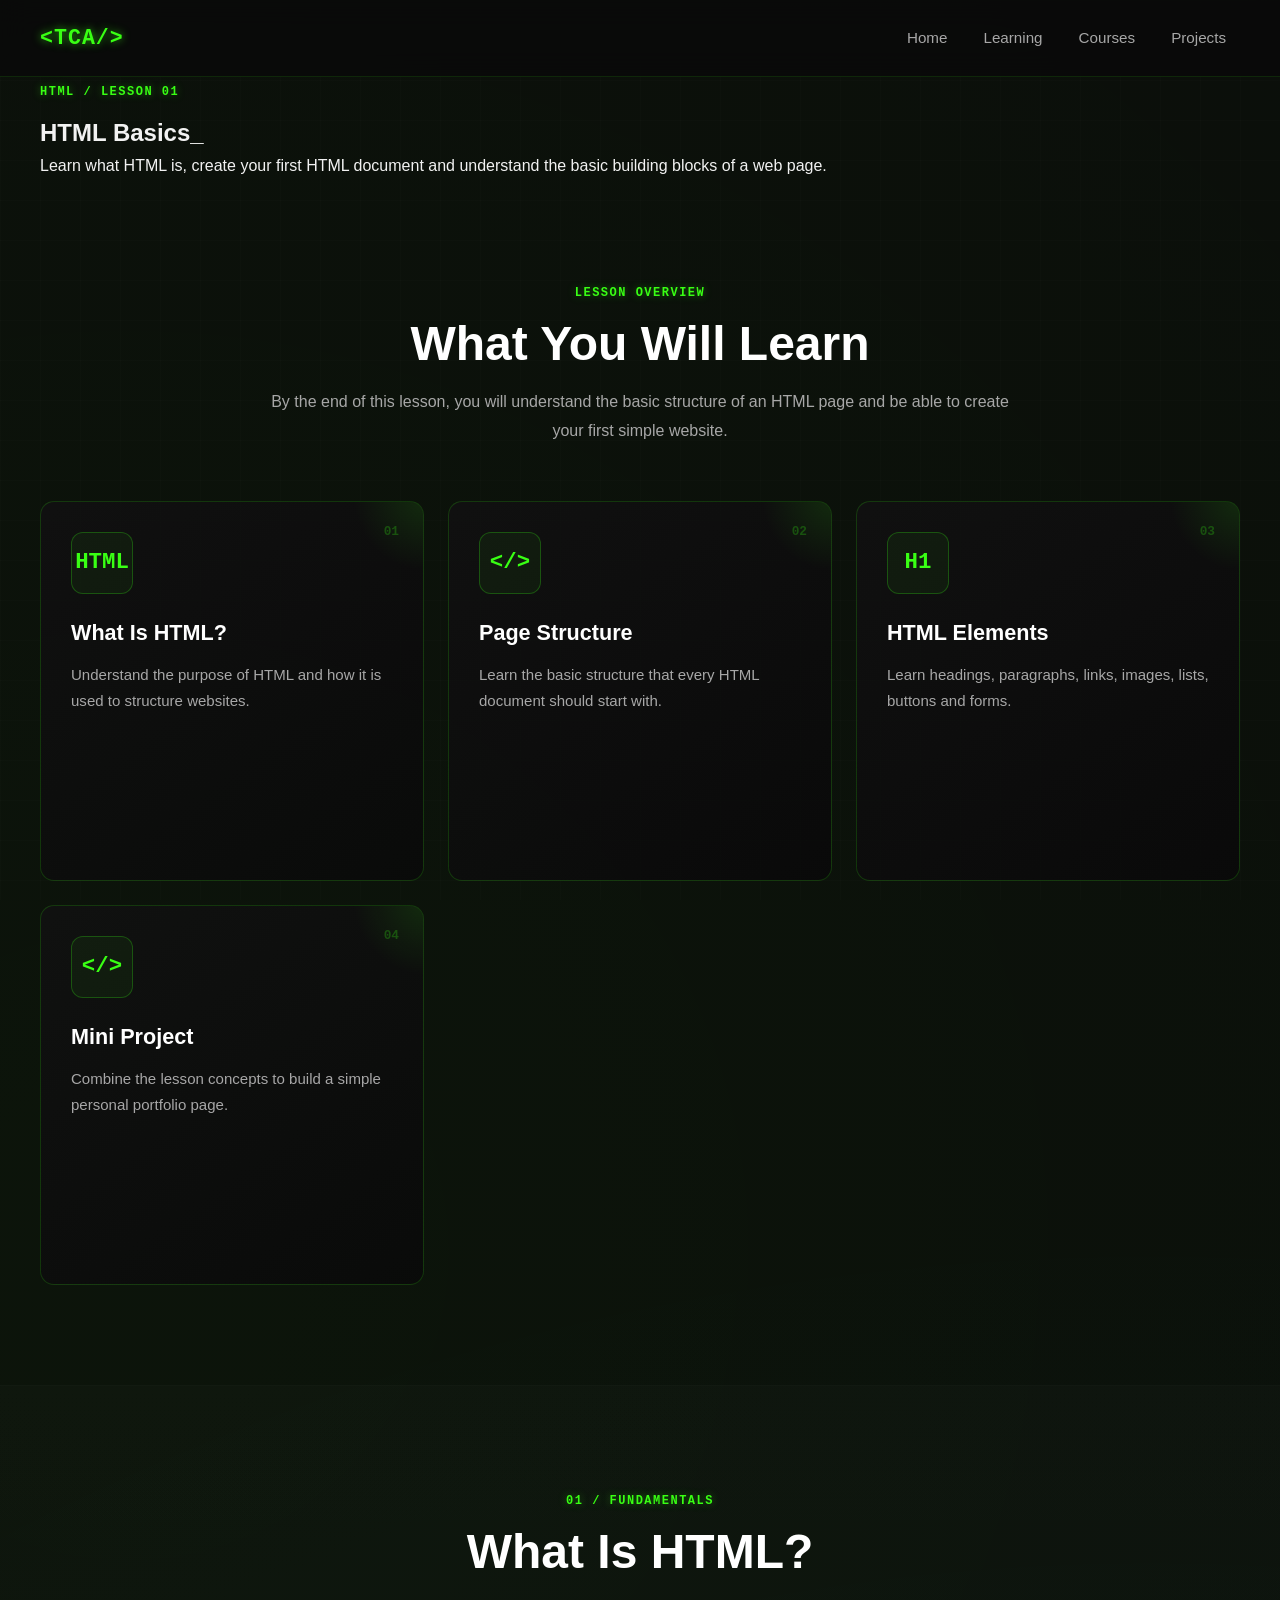
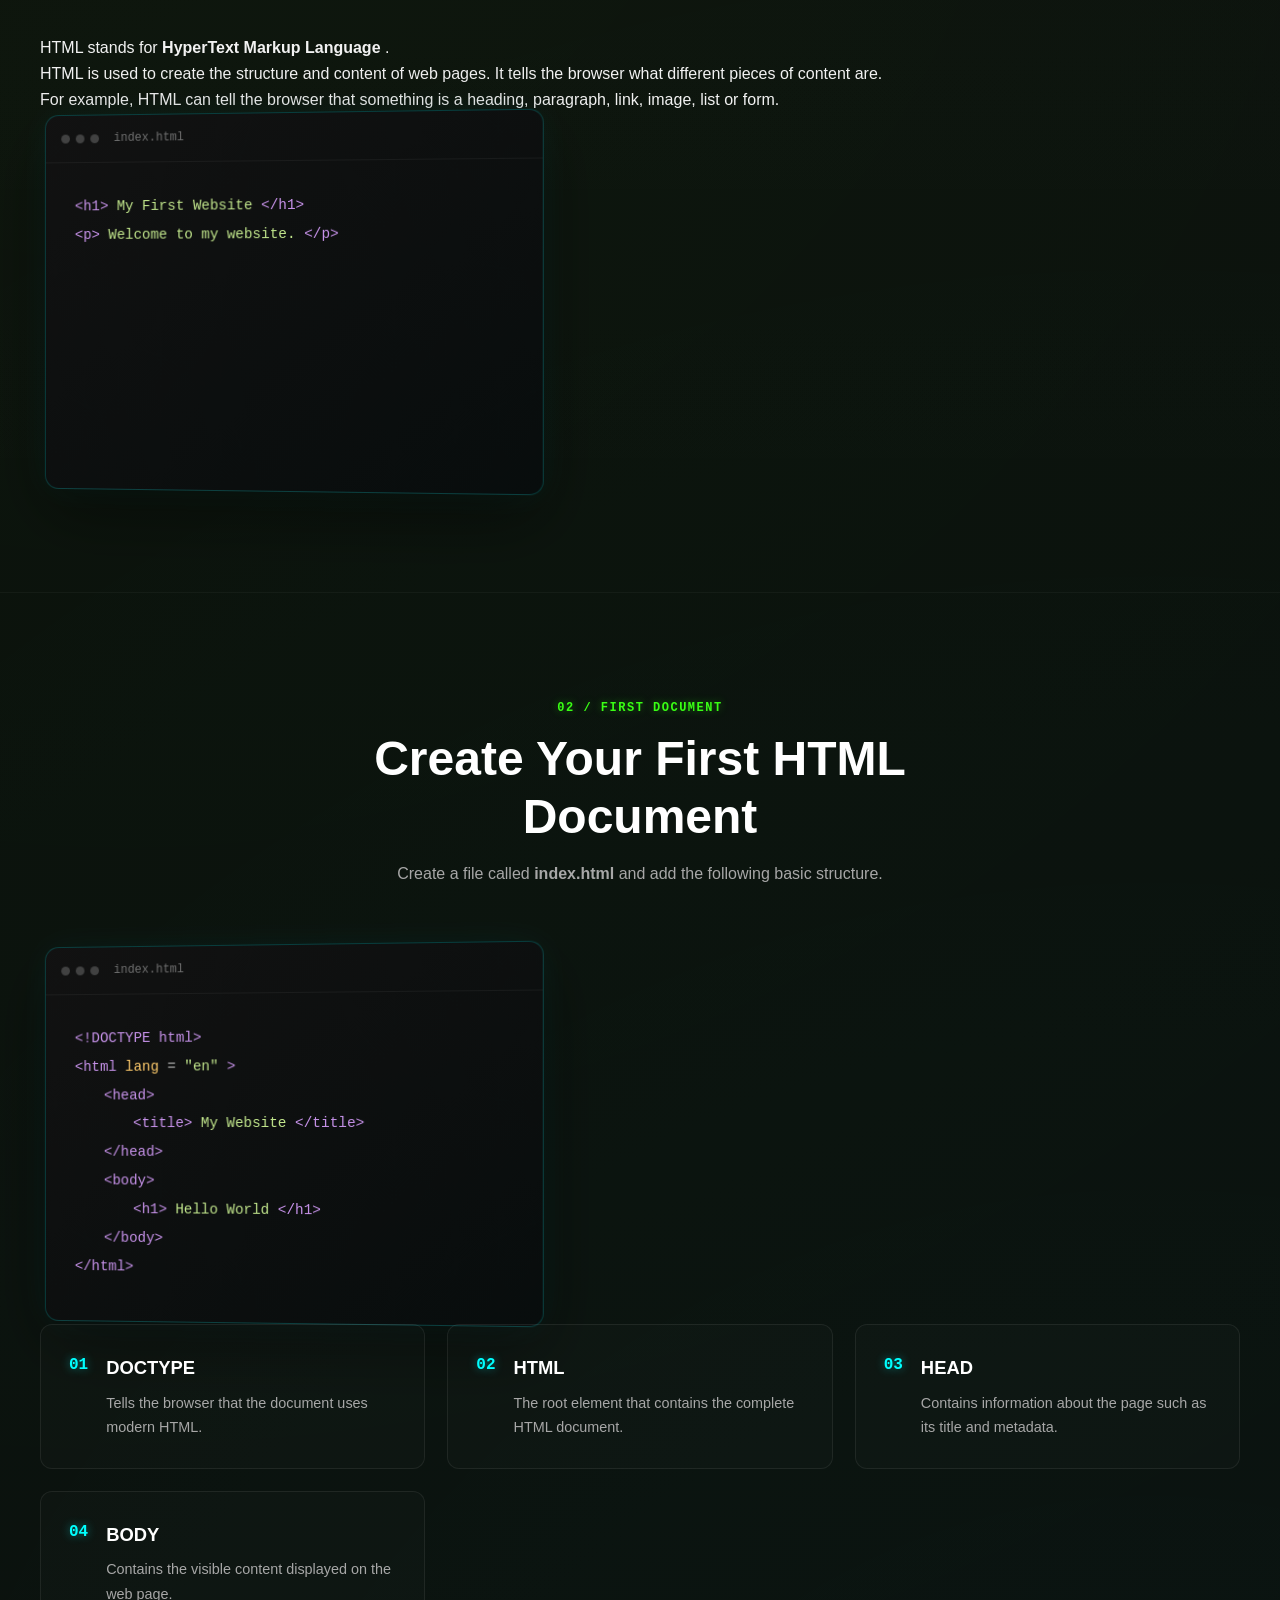
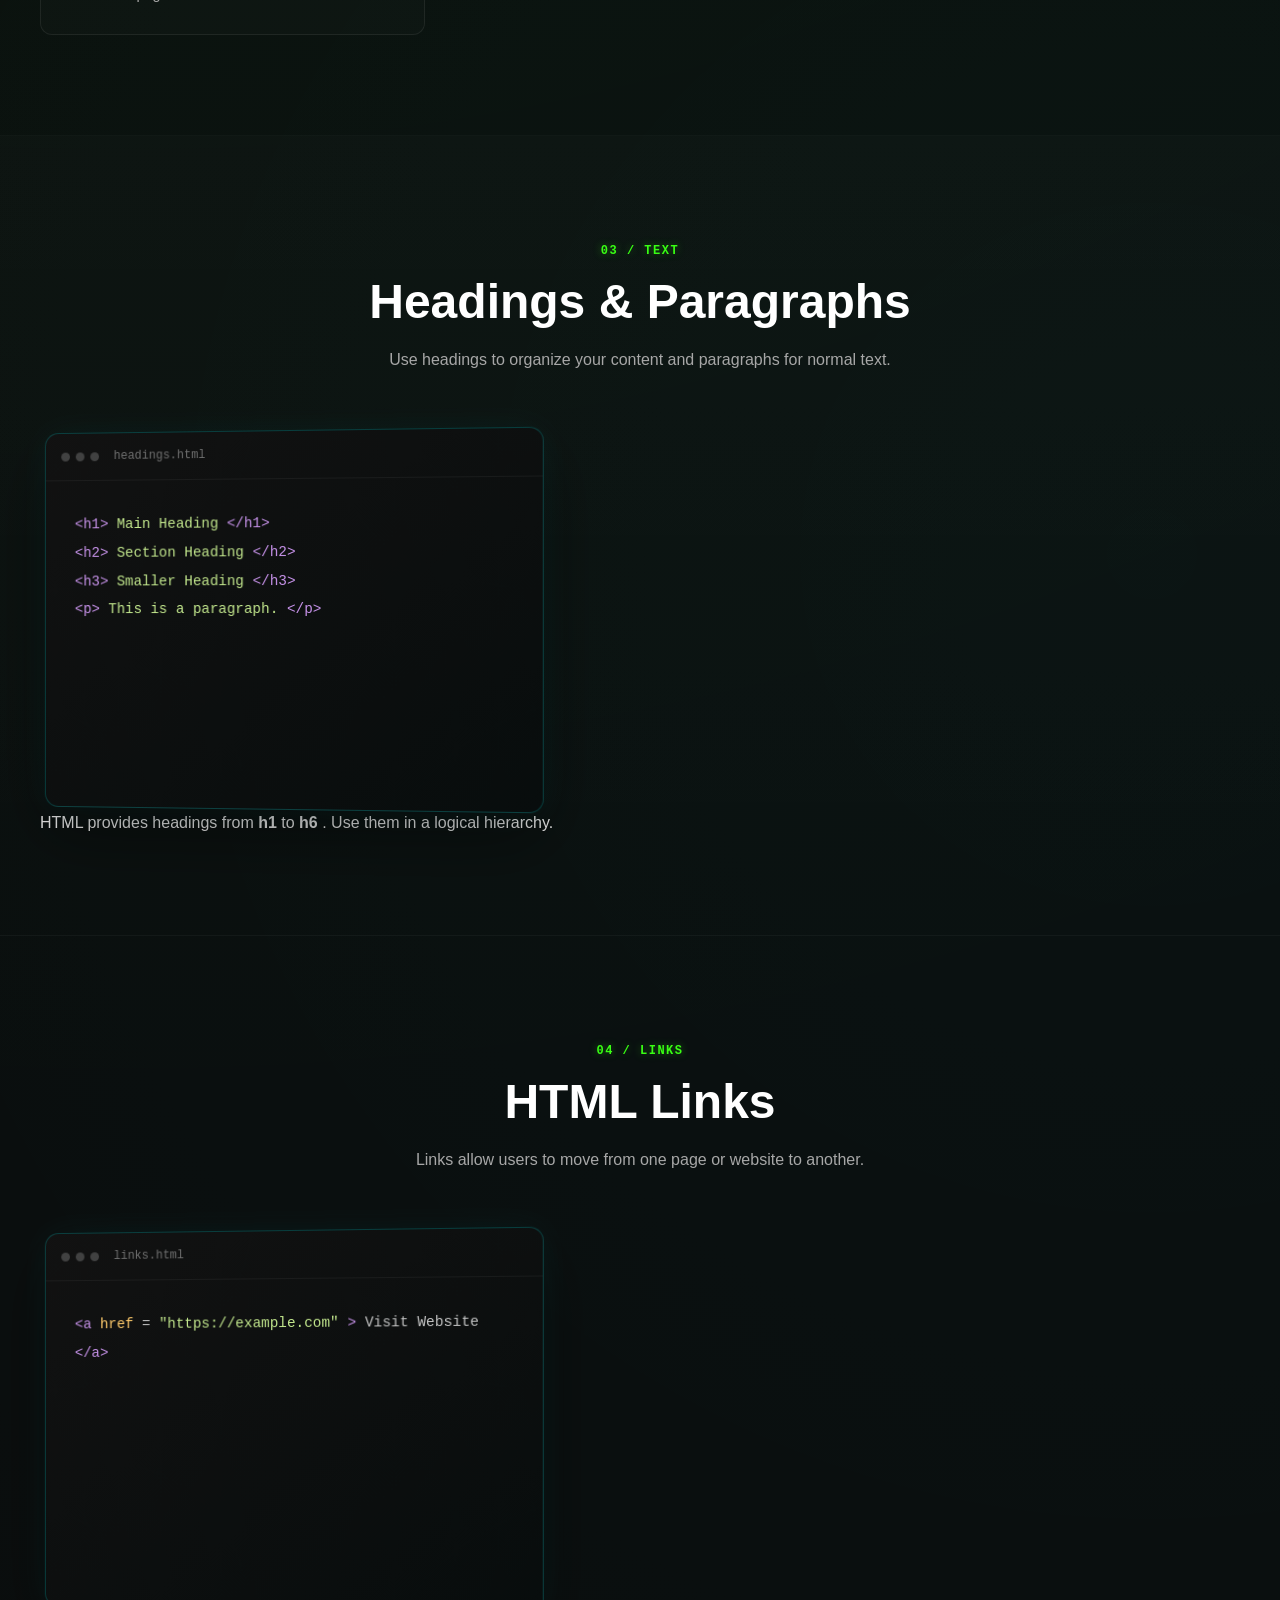
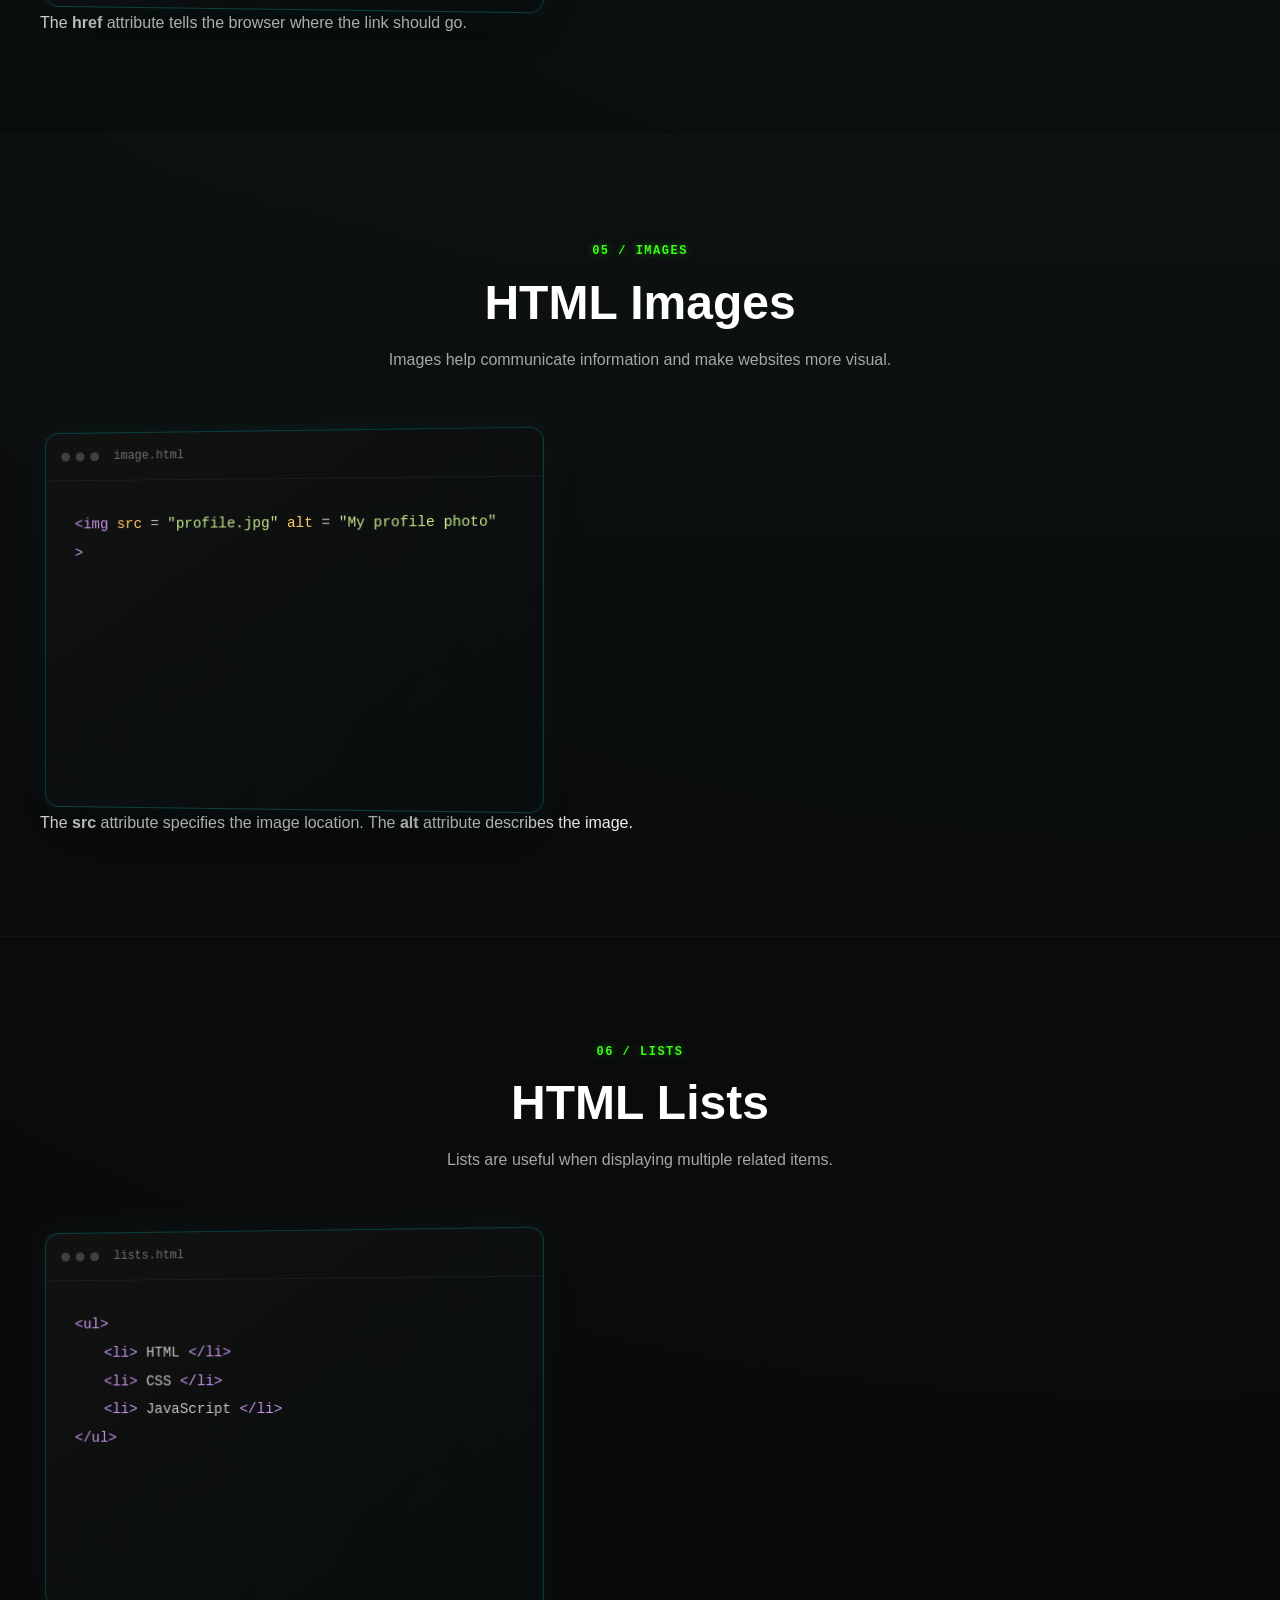
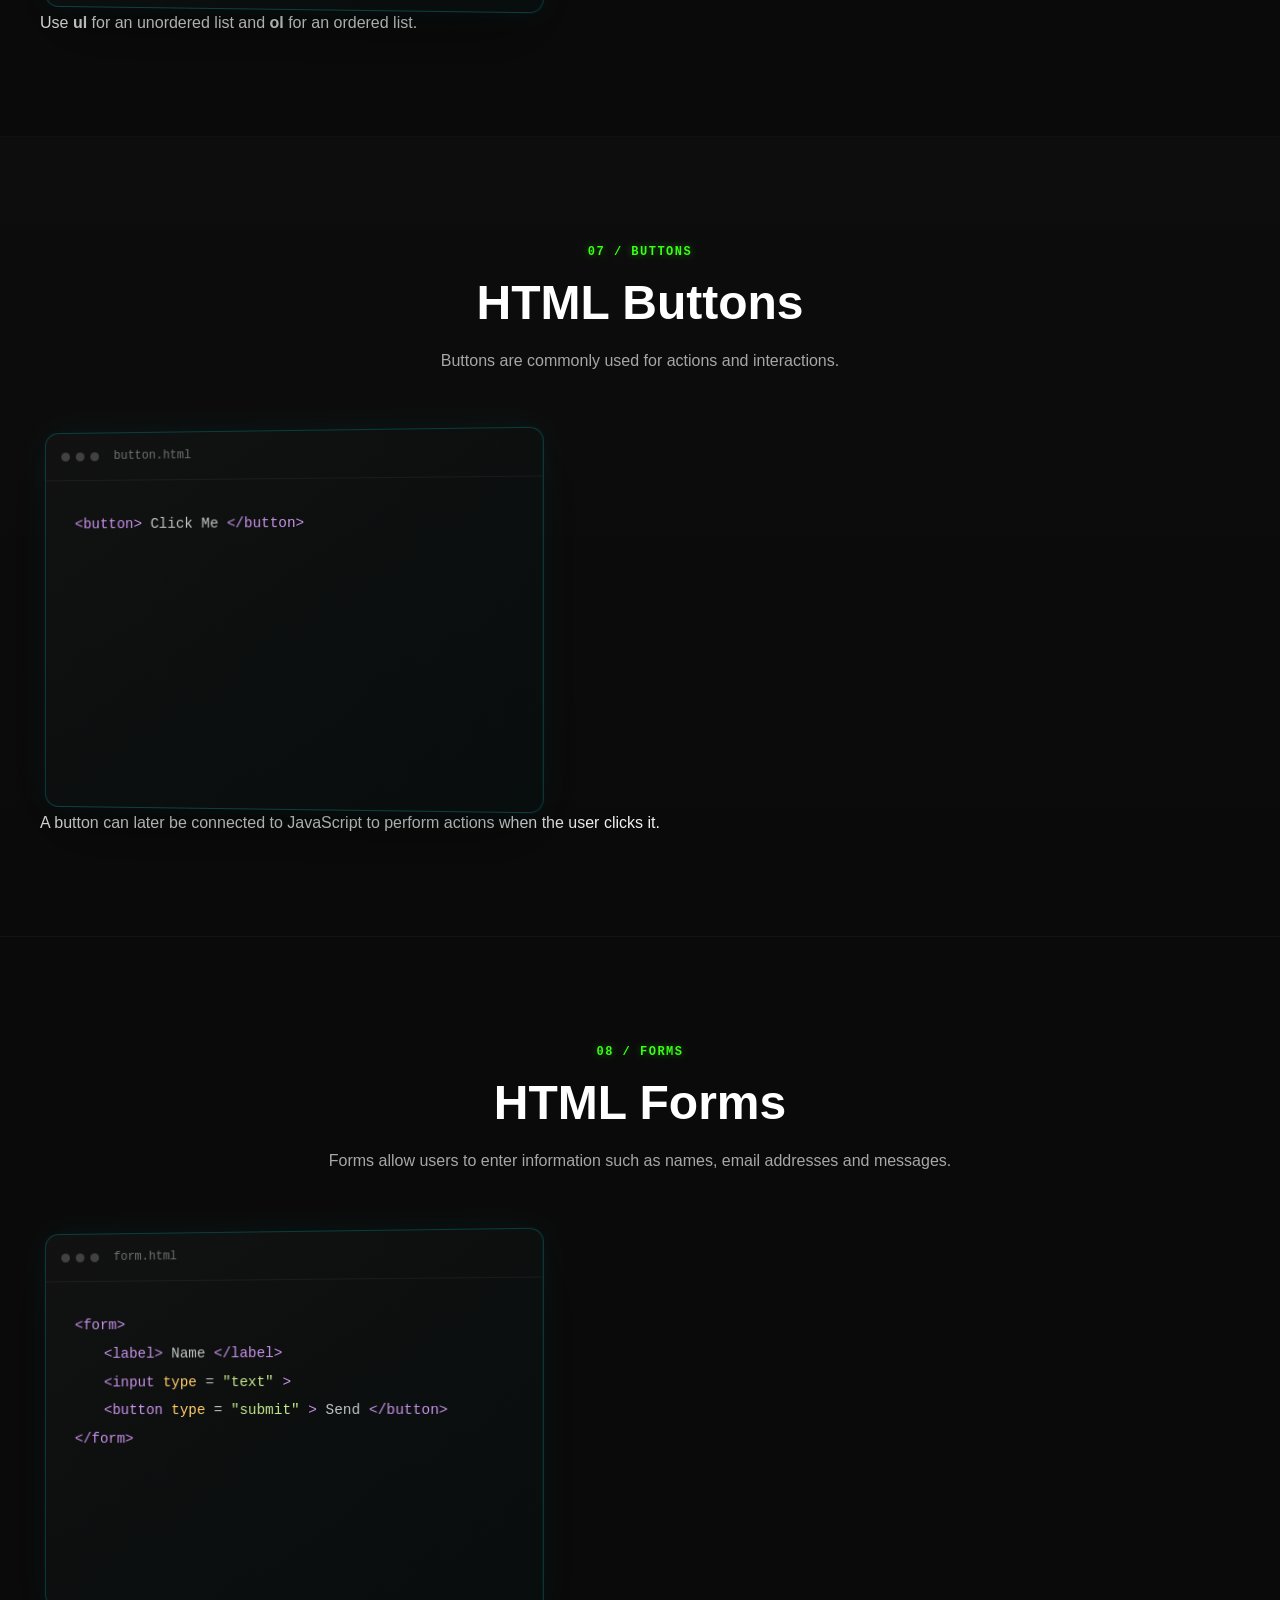
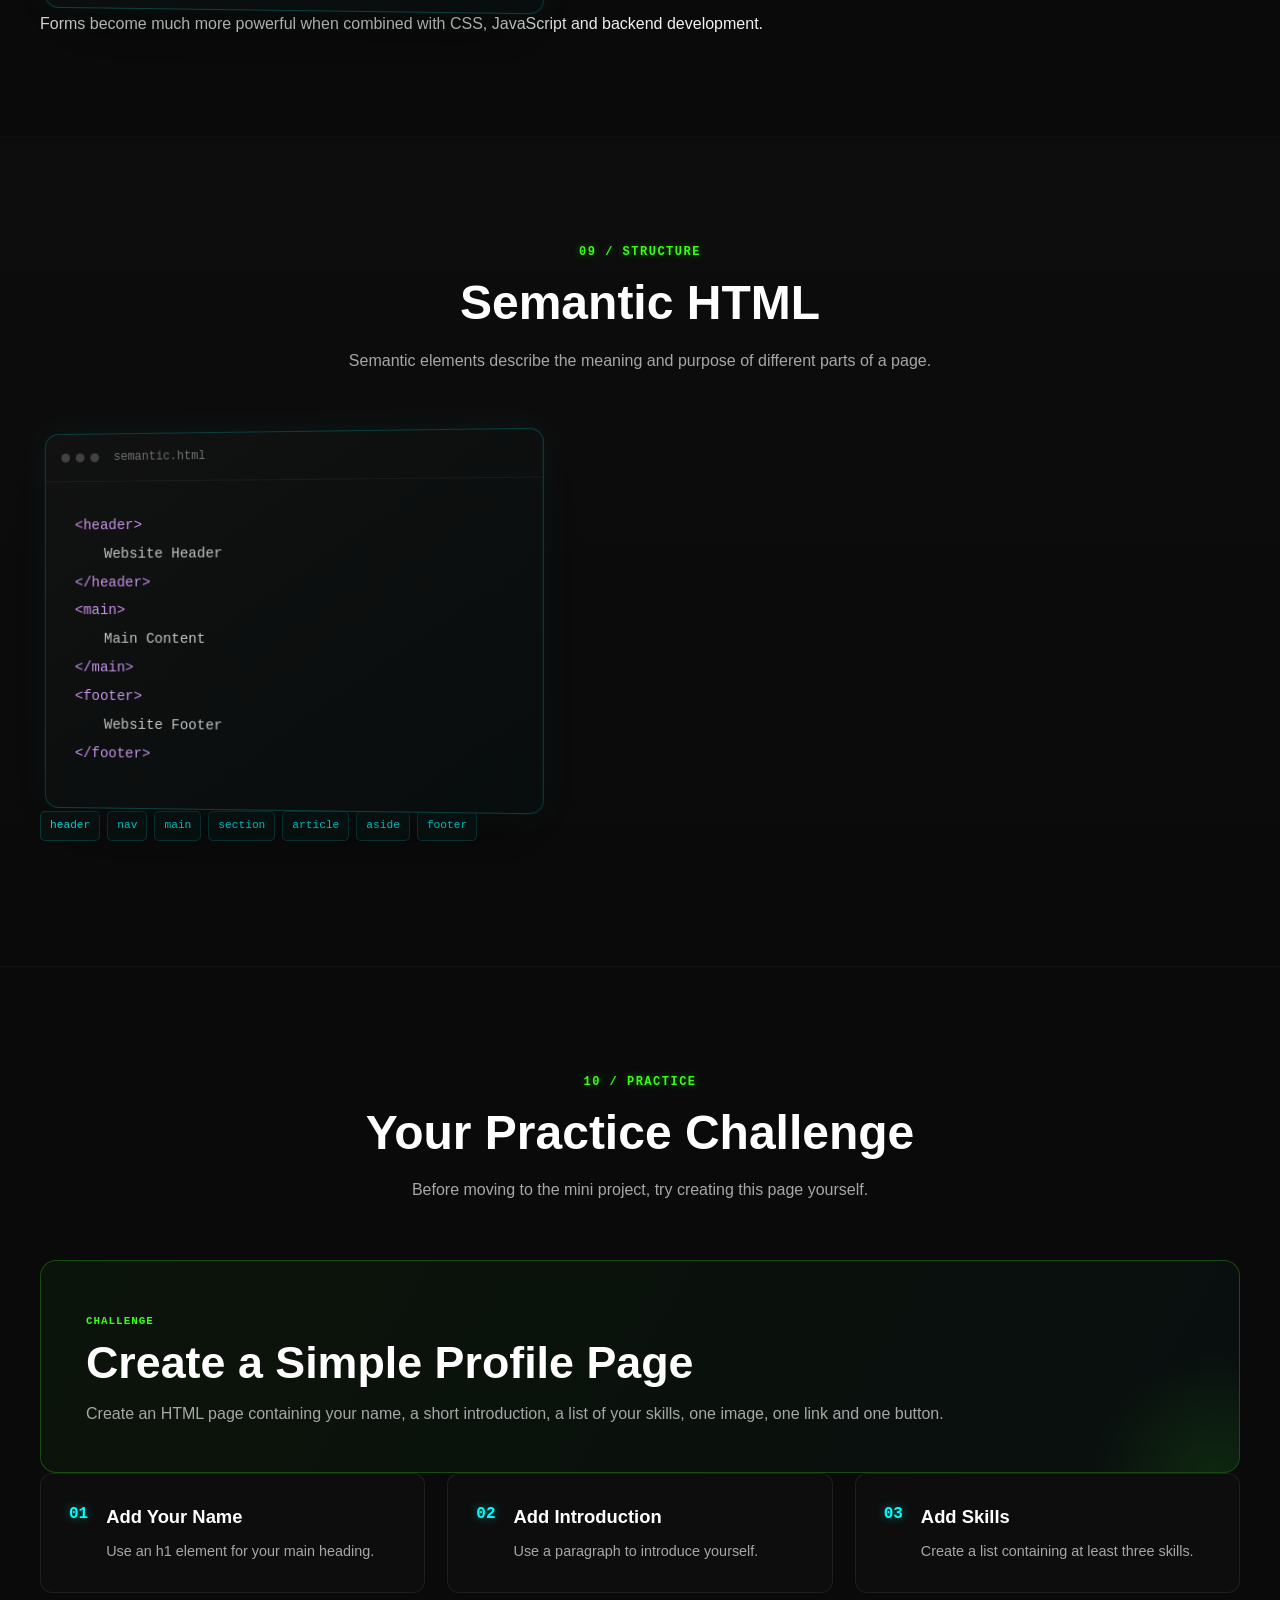
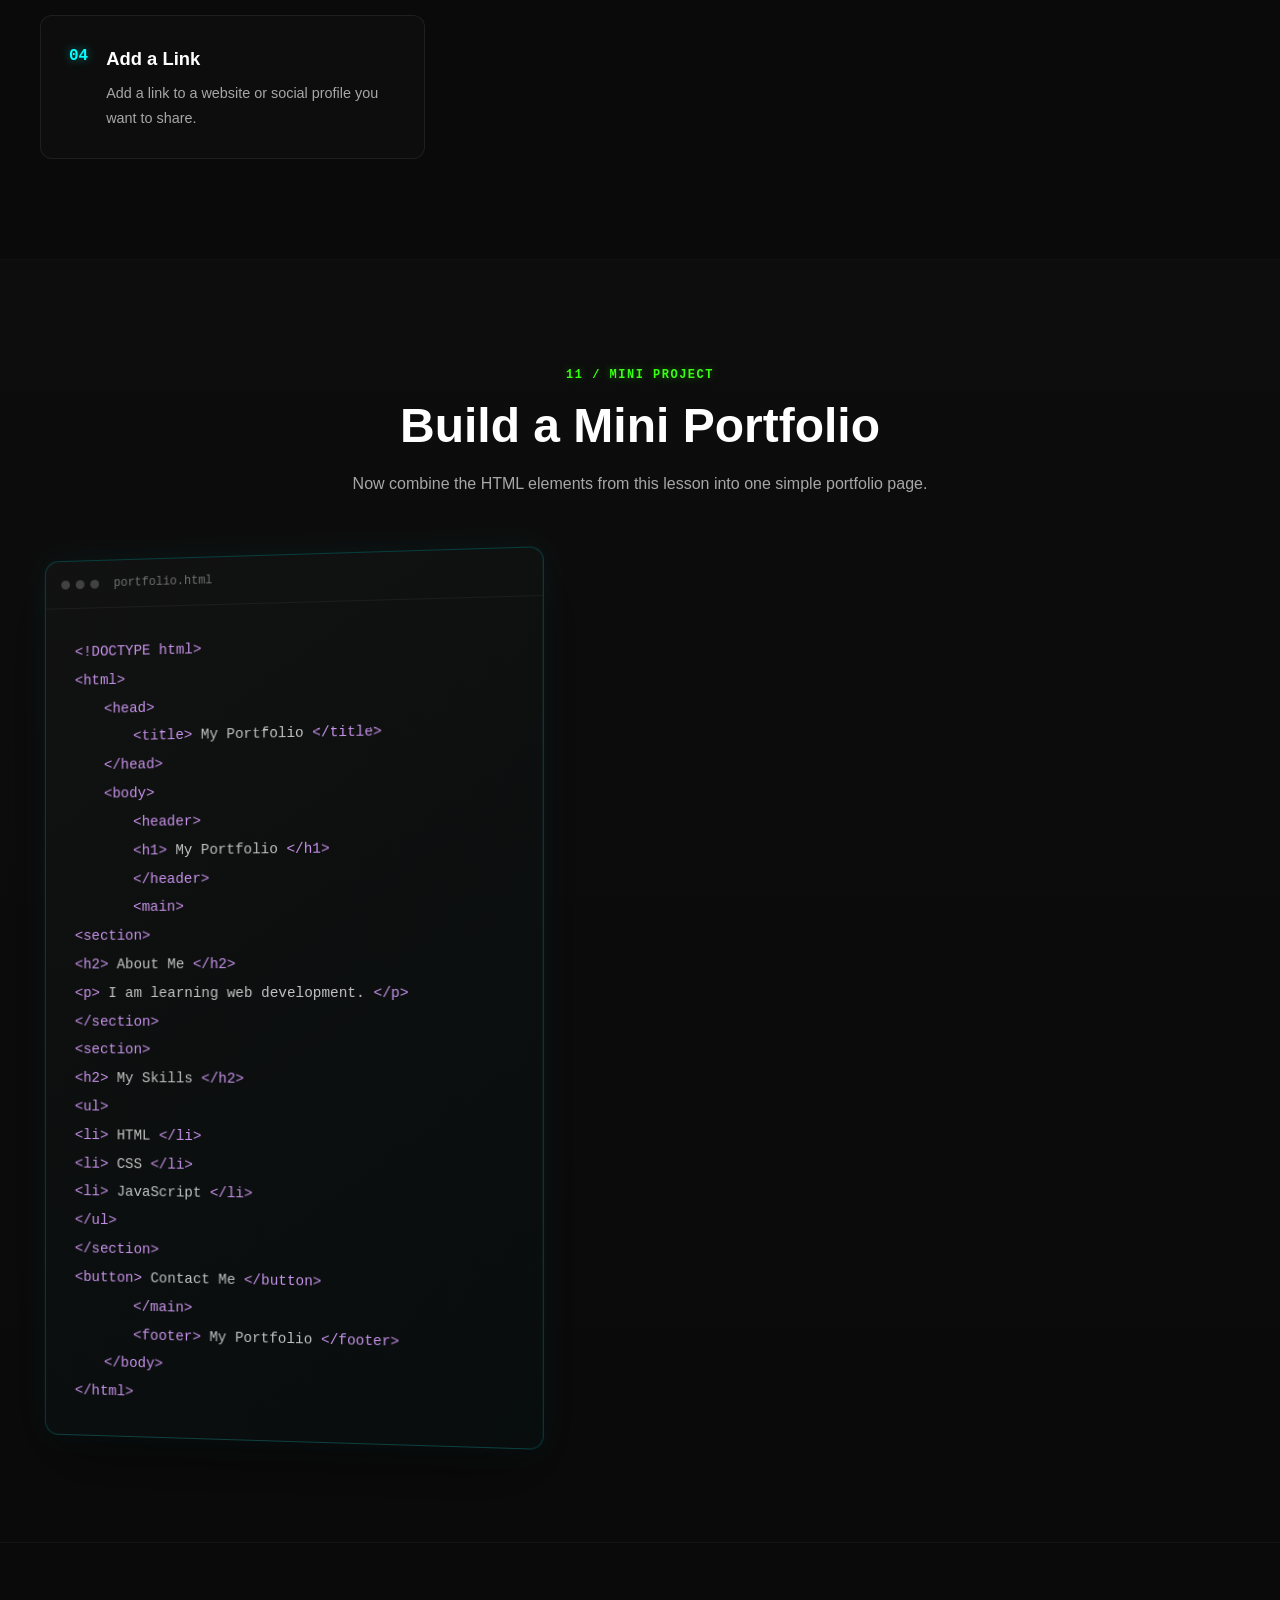
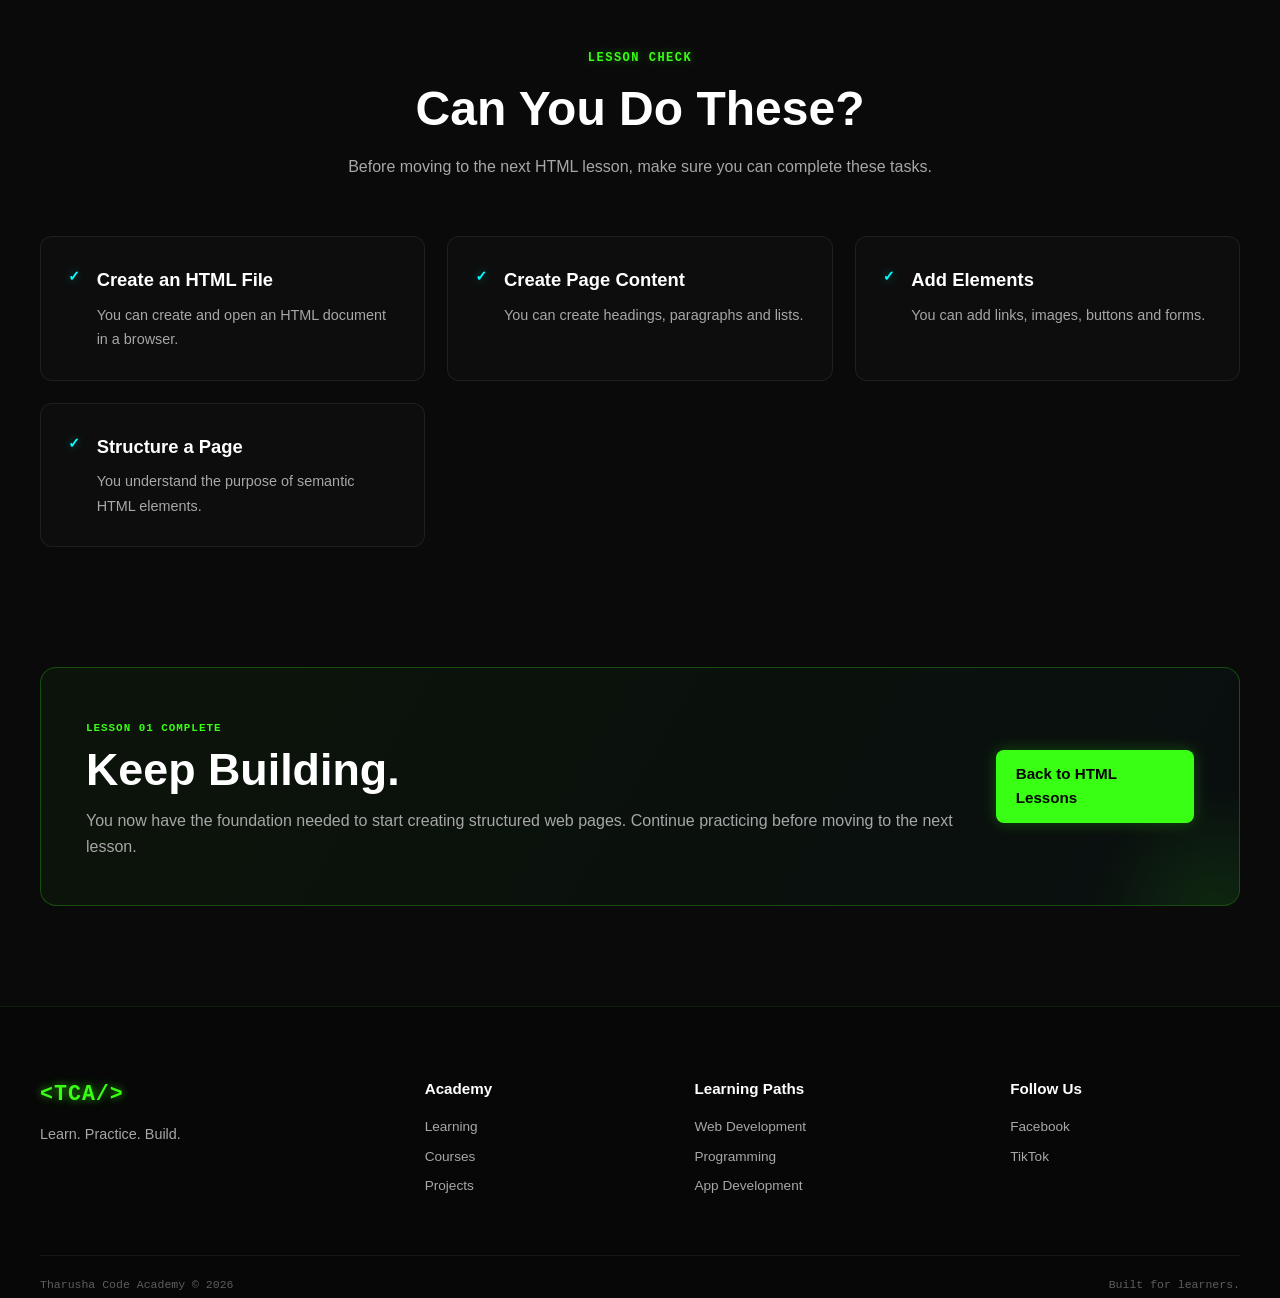
<file: html-lesson-01.html>
<!DOCTYPE html>
<html lang="en">

<head>

    <!-- Google tag (gtag.js) -->
<script async src="https://www.googletagmanager.com/gtag/js?id=G-Q5ZT8JEK5D"></script>
<script>
  window.dataLayer = window.dataLayer || [];
  function gtag(){dataLayer.push(arguments);}
  gtag('js', new Date());

  gtag('config', 'G-Q5ZT8JEK5D');
</script>

    <!--
    ==================================================
    BASIC PAGE INFORMATION
    ==================================================
    -->

    <meta charset="UTF-8">

    <meta
        name="viewport"
        content="width=device-width, initial-scale=1.0"
    >

    <meta
        name="description"
        content="HTML Lesson 01 - Learn HTML basics, document structure, headings, paragraphs, links, images, lists, buttons, forms and semantic HTML."
    >

    <meta
        name="author"
        content="Tharusha Code Academy"
    >

    <title>HTML Lesson 01 | Tharusha Code Academy</title>


    <!--
    ==================================================
    MAIN STYLESHEET
    ==================================================
    -->

    <link
        rel="stylesheet"
        href="style.css"
    >

</head>


<body>


    <!--
    ==================================================
    HEADER
    ==================================================
    -->

    <header class="site-header">

        <div class="container header-container">

            <a
                href="index.html"
                class="logo"
                aria-label="Tharusha Code Academy Home"
            >
                &lt;TCA/&gt;
            </a>


            <button
                class="menu-toggle"
                type="button"
                aria-label="Open navigation"
                aria-expanded="false"
            >
                ☰
            </button>


            <nav
                class="main-nav"
                aria-label="Main navigation"
            >

                <a href="index.html">
                    Home
                </a>

                <a href="learning.html">
                    Learning
                </a>

                <a href="courses.html">
                    Courses
                </a>

                <a href="projects.html">
                    Projects
                </a>

            </nav>

        </div>

    </header>


    <!--
    ==================================================
    MAIN CONTENT
    ==================================================
    -->

    <main>


        <!--
        ==================================================
        LESSON HERO
        ==================================================
        -->

        <section class="page-hero">

            <div class="container">

                <span class="section-label">
                    HTML / LESSON 01
                </span>

                <h1>
                    HTML Basics_
                </h1>

                <p>
                    Learn what HTML is, create your first HTML
                    document and understand the basic building
                    blocks of a web page.
                </p>

            </div>

        </section>


        <!--
        ==================================================
        LESSON OVERVIEW
        ==================================================
        -->

        <section class="section">

            <div class="container">

                <div class="section-heading">

                    <span class="section-label">
                        LESSON OVERVIEW
                    </span>

                    <h2>
                        What You Will Learn
                    </h2>

                    <p>
                        By the end of this lesson, you will
                        understand the basic structure of an
                        HTML page and be able to create your
                        first simple website.
                    </p>

                </div>


                <div class="path-grid">


                    <article class="path-card">

                        <span class="path-number">
                            01
                        </span>

                        <div class="path-icon">
                            HTML
                        </div>

                        <h3>
                            What Is HTML?
                        </h3>

                        <p>
                            Understand the purpose of HTML and
                            how it is used to structure websites.
                        </p>

                    </article>


                    <article class="path-card">

                        <span class="path-number">
                            02
                        </span>

                        <div class="path-icon">
                            &lt;/&gt;
                        </div>

                        <h3>
                            Page Structure
                        </h3>

                        <p>
                            Learn the basic structure that every
                            HTML document should start with.
                        </p>

                    </article>


                    <article class="path-card">

                        <span class="path-number">
                            03
                        </span>

                        <div class="path-icon">
                            H1
                        </div>

                        <h3>
                            HTML Elements
                        </h3>

                        <p>
                            Learn headings, paragraphs, links,
                            images, lists, buttons and forms.
                        </p>

                    </article>


                    <article class="path-card">

                        <span class="path-number">
                            04
                        </span>

                        <div class="path-icon">
                            &lt;/&gt;
                        </div>

                        <h3>
                            Mini Project
                        </h3>

                        <p>
                            Combine the lesson concepts to
                            build a simple personal portfolio page.
                        </p>

                    </article>


                </div>

            </div>

        </section>


        <!--
        ==================================================
        SECTION 01 — WHAT IS HTML
        ==================================================
        -->

        <section class="section section-dark">

            <div class="container">

                <div class="section-heading">

                    <span class="section-label">
                        01 / FUNDAMENTALS
                    </span>

                    <h2>
                        What Is HTML?
                    </h2>

                </div>


                <div class="lesson-section">

                    <p>
                        HTML stands for
                        <strong>
                            HyperText Markup Language
                        </strong>.
                    </p>

                    <p>
                        HTML is used to create the structure
                        and content of web pages. It tells the
                        browser what different pieces of content
                        are.
                    </p>

                    <p>
                        For example, HTML can tell the browser
                        that something is a heading, paragraph,
                        link, image, list or form.
                    </p>


                    <div class="code-window">

                        <div class="code-window-header">

                            <div class="window-dots">

                                <span></span>
                                <span></span>
                                <span></span>

                            </div>

                            <span class="window-name">
                                index.html
                            </span>

                        </div>


                        <div class="code-content">

                            <div>
                                <span class="code-purple">
                                    &lt;h1&gt;
                                </span>

                                <span class="code-green">
                                    My First Website
                                </span>

                                <span class="code-purple">
                                    &lt;/h1&gt;
                                </span>
                            </div>


                            <div>
                                <span class="code-purple">
                                    &lt;p&gt;
                                </span>

                                <span class="code-green">
                                    Welcome to my website.
                                </span>

                                <span class="code-purple">
                                    &lt;/p&gt;
                                </span>
                            </div>

                        </div>

                    </div>

                </div>

            </div>

        </section>


        <!--
        ==================================================
        SECTION 02 — FIRST HTML DOCUMENT
        ==================================================
        -->

        <section class="section">

            <div class="container">

                <div class="section-heading">

                    <span class="section-label">
                        02 / FIRST DOCUMENT
                    </span>

                    <h2>
                        Create Your First HTML Document
                    </h2>

                    <p>
                        Create a file called
                        <strong>
                            index.html
                        </strong>
                        and add the following basic structure.
                    </p>

                </div>


                <div class="lesson-section">


                    <div class="code-window">

                        <div class="code-window-header">

                            <div class="window-dots">

                                <span></span>
                                <span></span>
                                <span></span>

                            </div>

                            <span class="window-name">
                                index.html
                            </span>

                        </div>


                        <div class="code-content">

                            <div>
                                <span class="code-purple">
                                    &lt;!DOCTYPE html&gt;
                                </span>
                            </div>

                            <div>
                                <span class="code-purple">
                                    &lt;html
                                </span>

                                <span class="code-yellow">
                                    lang
                                </span>

                                =

                                <span class="code-green">
                                    "en"
                                </span>

                                <span class="code-purple">
                                    &gt;
                                </span>
                            </div>

                            <div class="code-indent">

                                <span class="code-purple">
                                    &lt;head&gt;
                                </span>

                            </div>

                            <div class="code-indent-2">

                                <span class="code-purple">
                                    &lt;title&gt;
                                </span>

                                <span class="code-green">
                                    My Website
                                </span>

                                <span class="code-purple">
                                    &lt;/title&gt;
                                </span>

                            </div>

                            <div class="code-indent">

                                <span class="code-purple">
                                    &lt;/head&gt;
                                </span>

                            </div>

                            <div class="code-indent">

                                <span class="code-purple">
                                    &lt;body&gt;
                                </span>

                            </div>

                            <div class="code-indent-2">

                                <span class="code-purple">
                                    &lt;h1&gt;
                                </span>

                                <span class="code-green">
                                    Hello World
                                </span>

                                <span class="code-purple">
                                    &lt;/h1&gt;
                                </span>

                            </div>

                            <div class="code-indent">

                                <span class="code-purple">
                                    &lt;/body&gt;
                                </span>

                            </div>

                            <div>

                                <span class="code-purple">
                                    &lt;/html&gt;
                                </span>

                            </div>

                        </div>

                    </div>


                    <div class="feature-grid">


                        <article class="feature-item">

                            <span class="feature-number">
                                01
                            </span>

                            <div>

                                <h3>
                                    DOCTYPE
                                </h3>

                                <p>
                                    Tells the browser that the
                                    document uses modern HTML.
                                </p>

                            </div>

                        </article>


                        <article class="feature-item">

                            <span class="feature-number">
                                02
                            </span>

                            <div>

                                <h3>
                                    HTML
                                </h3>

                                <p>
                                    The root element that contains
                                    the complete HTML document.
                                </p>

                            </div>

                        </article>


                        <article class="feature-item">

                            <span class="feature-number">
                                03
                            </span>

                            <div>

                                <h3>
                                    HEAD
                                </h3>

                                <p>
                                    Contains information about the
                                    page such as its title and metadata.
                                </p>

                            </div>

                        </article>


                        <article class="feature-item">

                            <span class="feature-number">
                                04
                            </span>

                            <div>

                                <h3>
                                    BODY
                                </h3>

                                <p>
                                    Contains the visible content
                                    displayed on the web page.
                                </p>

                            </div>

                        </article>


                    </div>

                </div>

            </div>

        </section>


        <!--
        ==================================================
        SECTION 03 — HEADINGS
        ==================================================
        -->

        <section class="section section-dark">

            <div class="container">

                <div class="section-heading">

                    <span class="section-label">
                        03 / TEXT
                    </span>

                    <h2>
                        Headings &amp; Paragraphs
                    </h2>

                    <p>
                        Use headings to organize your content
                        and paragraphs for normal text.
                    </p>

                </div>


                <div class="lesson-section">


                    <div class="code-window">

                        <div class="code-window-header">

                            <div class="window-dots">

                                <span></span>
                                <span></span>
                                <span></span>

                            </div>

                            <span class="window-name">
                                headings.html
                            </span>

                        </div>


                        <div class="code-content">

                            <div>

                                <span class="code-purple">
                                    &lt;h1&gt;
                                </span>

                                <span class="code-green">
                                    Main Heading
                                </span>

                                <span class="code-purple">
                                    &lt;/h1&gt;
                                </span>

                            </div>

                            <div>

                                <span class="code-purple">
                                    &lt;h2&gt;
                                </span>

                                <span class="code-green">
                                    Section Heading
                                </span>

                                <span class="code-purple">
                                    &lt;/h2&gt;
                                </span>

                            </div>

                            <div>

                                <span class="code-purple">
                                    &lt;h3&gt;
                                </span>

                                <span class="code-green">
                                    Smaller Heading
                                </span>

                                <span class="code-purple">
                                    &lt;/h3&gt;
                                </span>

                            </div>

                            <div>

                                <span class="code-purple">
                                    &lt;p&gt;
                                </span>

                                <span class="code-green">
                                    This is a paragraph.
                                </span>

                                <span class="code-purple">
                                    &lt;/p&gt;
                                </span>

                            </div>

                        </div>

                    </div>


                    <p>
                        HTML provides headings from
                        <strong>
                            h1
                        </strong>
                        to
                        <strong>
                            h6
                        </strong>.
                        Use them in a logical hierarchy.
                    </p>

                </div>

            </div>

        </section>


        <!--
        ==================================================
        SECTION 04 — LINKS
        ==================================================
        -->

        <section class="section">

            <div class="container">

                <div class="section-heading">

                    <span class="section-label">
                        04 / LINKS
                    </span>

                    <h2>
                        HTML Links
                    </h2>

                    <p>
                        Links allow users to move from one page
                        or website to another.
                    </p>

                </div>


                <div class="lesson-section">


                    <div class="code-window">

                        <div class="code-window-header">

                            <div class="window-dots">

                                <span></span>
                                <span></span>
                                <span></span>

                            </div>

                            <span class="window-name">
                                links.html
                            </span>

                        </div>


                        <div class="code-content">

                            <div>

                                <span class="code-purple">
                                    &lt;a
                                </span>

                                <span class="code-yellow">
                                    href
                                </span>

                                =

                                <span class="code-green">
                                    "https://example.com"
                                </span>

                                <span class="code-purple">
                                    &gt;
                                </span>

                                Visit Website

                                <span class="code-purple">
                                    &lt;/a&gt;
                                </span>

                            </div>

                        </div>

                    </div>


                    <p>
                        The
                        <strong>
                            href
                        </strong>
                        attribute tells the browser where
                        the link should go.
                    </p>

                </div>

            </div>

        </section>


        <!--
        ==================================================
        SECTION 05 — IMAGES
        ==================================================
        -->

        <section class="section section-dark">

            <div class="container">

                <div class="section-heading">

                    <span class="section-label">
                        05 / IMAGES
                    </span>

                    <h2>
                        HTML Images
                    </h2>

                    <p>
                        Images help communicate information and
                        make websites more visual.
                    </p>

                </div>


                <div class="lesson-section">


                    <div class="code-window">

                        <div class="code-window-header">

                            <div class="window-dots">

                                <span></span>
                                <span></span>
                                <span></span>

                            </div>

                            <span class="window-name">
                                image.html
                            </span>

                        </div>


                        <div class="code-content">

                            <div>

                                <span class="code-purple">
                                    &lt;img
                                </span>

                                <span class="code-yellow">
                                    src
                                </span>

                                =

                                <span class="code-green">
                                    "profile.jpg"
                                </span>

                                <span class="code-yellow">
                                    alt
                                </span>

                                =

                                <span class="code-green">
                                    "My profile photo"
                                </span>

                                <span class="code-purple">
                                    &gt;
                                </span>

                            </div>

                        </div>

                    </div>


                    <p>
                        The
                        <strong>
                            src
                        </strong>
                        attribute specifies the image location.
                        The
                        <strong>
                            alt
                        </strong>
                        attribute describes the image.
                    </p>

                </div>

            </div>

        </section>


        <!--
        ==================================================
        SECTION 06 — LISTS
        ==================================================
        -->

        <section class="section">

            <div class="container">

                <div class="section-heading">

                    <span class="section-label">
                        06 / LISTS
                    </span>

                    <h2>
                        HTML Lists
                    </h2>

                    <p>
                        Lists are useful when displaying multiple
                        related items.
                    </p>

                </div>


                <div class="lesson-section">


                    <div class="code-window">

                        <div class="code-window-header">

                            <div class="window-dots">

                                <span></span>
                                <span></span>
                                <span></span>

                            </div>

                            <span class="window-name">
                                lists.html
                            </span>

                        </div>


                        <div class="code-content">

                            <div>

                                <span class="code-purple">
                                    &lt;ul&gt;
                                </span>

                            </div>

                            <div class="code-indent">

                                <span class="code-purple">
                                    &lt;li&gt;
                                </span>

                                HTML

                                <span class="code-purple">
                                    &lt;/li&gt;
                                </span>

                            </div>

                            <div class="code-indent">

                                <span class="code-purple">
                                    &lt;li&gt;
                                </span>

                                CSS

                                <span class="code-purple">
                                    &lt;/li&gt;
                                </span>

                            </div>

                            <div class="code-indent">

                                <span class="code-purple">
                                    &lt;li&gt;
                                </span>

                                JavaScript

                                <span class="code-purple">
                                    &lt;/li&gt;
                                </span>

                            </div>

                            <div>

                                <span class="code-purple">
                                    &lt;/ul&gt;
                                </span>

                            </div>

                        </div>

                    </div>


                    <p>
                        Use
                        <strong>
                            ul
                        </strong>
                        for an unordered list and
                        <strong>
                            ol
                        </strong>
                        for an ordered list.
                    </p>

                </div>

            </div>

        </section>


        <!--
        ==================================================
        SECTION 07 — BUTTONS
        ==================================================
        -->

        <section class="section section-dark">

            <div class="container">

                <div class="section-heading">

                    <span class="section-label">
                        07 / BUTTONS
                    </span>

                    <h2>
                        HTML Buttons
                    </h2>

                    <p>
                        Buttons are commonly used for actions
                        and interactions.
                    </p>

                </div>


                <div class="lesson-section">


                    <div class="code-window">

                        <div class="code-window-header">

                            <div class="window-dots">

                                <span></span>
                                <span></span>
                                <span></span>

                            </div>

                            <span class="window-name">
                                button.html
                            </span>

                        </div>


                        <div class="code-content">

                            <div>

                                <span class="code-purple">
                                    &lt;button&gt;
                                </span>

                                Click Me

                                <span class="code-purple">
                                    &lt;/button&gt;
                                </span>

                            </div>

                        </div>

                    </div>


                    <p>
                        A button can later be connected to
                        JavaScript to perform actions when
                        the user clicks it.
                    </p>

                </div>

            </div>

        </section>


        <!--
        ==================================================
        SECTION 08 — FORMS
        ==================================================
        -->

        <section class="section">

            <div class="container">

                <div class="section-heading">

                    <span class="section-label">
                        08 / FORMS
                    </span>

                    <h2>
                        HTML Forms
                    </h2>

                    <p>
                        Forms allow users to enter information
                        such as names, email addresses and messages.
                    </p>

                </div>


                <div class="lesson-section">


                    <div class="code-window">

                        <div class="code-window-header">

                            <div class="window-dots">

                                <span></span>
                                <span></span>
                                <span></span>

                            </div>

                            <span class="window-name">
                                form.html
                            </span>

                        </div>


                        <div class="code-content">

                            <div>

                                <span class="code-purple">
                                    &lt;form&gt;
                                </span>

                            </div>

                            <div class="code-indent">

                                <span class="code-purple">
                                    &lt;label&gt;
                                </span>

                                Name

                                <span class="code-purple">
                                    &lt;/label&gt;
                                </span>

                            </div>

                            <div class="code-indent">

                                <span class="code-purple">
                                    &lt;input
                                </span>

                                <span class="code-yellow">
                                    type
                                </span>

                                =

                                <span class="code-green">
                                    "text"
                                </span>

                                <span class="code-purple">
                                    &gt;
                                </span>

                            </div>

                            <div class="code-indent">

                                <span class="code-purple">
                                    &lt;button
                                </span>

                                <span class="code-yellow">
                                    type
                                </span>

                                =

                                <span class="code-green">
                                    "submit"
                                </span>

                                <span class="code-purple">
                                    &gt;
                                </span>

                                Send

                                <span class="code-purple">
                                    &lt;/button&gt;
                                </span>

                            </div>

                            <div>

                                <span class="code-purple">
                                    &lt;/form&gt;
                                </span>

                            </div>

                        </div>

                    </div>


                    <p>
                        Forms become much more powerful when
                        combined with CSS, JavaScript and backend
                        development.
                    </p>

                </div>

            </div>

        </section>


        <!--
        ==================================================
        SECTION 09 — SEMANTIC HTML
        ==================================================
        -->

        <section class="section section-dark">

            <div class="container">

                <div class="section-heading">

                    <span class="section-label">
                        09 / STRUCTURE
                    </span>

                    <h2>
                        Semantic HTML
                    </h2>

                    <p>
                        Semantic elements describe the meaning
                        and purpose of different parts of a page.
                    </p>

                </div>


                <div class="lesson-section">


                    <div class="code-window">

                        <div class="code-window-header">

                            <div class="window-dots">

                                <span></span>
                                <span></span>
                                <span></span>

                            </div>

                            <span class="window-name">
                                semantic.html
                            </span>

                        </div>


                        <div class="code-content">

                            <div>

                                <span class="code-purple">
                                    &lt;header&gt;
                                </span>

                            </div>

                            <div class="code-indent">

                                Website Header

                            </div>

                            <div>

                                <span class="code-purple">
                                    &lt;/header&gt;
                                </span>

                            </div>


                            <div>

                                <span class="code-purple">
                                    &lt;main&gt;
                                </span>

                            </div>

                            <div class="code-indent">

                                Main Content

                            </div>

                            <div>

                                <span class="code-purple">
                                    &lt;/main&gt;
                                </span>

                            </div>


                            <div>

                                <span class="code-purple">
                                    &lt;footer&gt;
                                </span>

                            </div>

                            <div class="code-indent">

                                Website Footer

                            </div>

                            <div>

                                <span class="code-purple">
                                    &lt;/footer&gt;
                                </span>

                            </div>

                        </div>

                    </div>


                    <div class="path-tags">

                        <span>
                            header
                        </span>

                        <span>
                            nav
                        </span>

                        <span>
                            main
                        </span>

                        <span>
                            section
                        </span>

                        <span>
                            article
                        </span>

                        <span>
                            aside
                        </span>

                        <span>
                            footer
                        </span>

                    </div>

                </div>

            </div>

        </section>


        <!--
        ==================================================
        SECTION 10 — PRACTICE CHALLENGE
        ==================================================
        -->

        <section class="section">

            <div class="container">

                <div class="section-heading">

                    <span class="section-label">
                        10 / PRACTICE
                    </span>

                    <h2>
                        Your Practice Challenge
                    </h2>

                    <p>
                        Before moving to the mini project,
                        try creating this page yourself.
                    </p>

                </div>


                <div class="cta-box">

                    <div class="cta-content">

                        <span class="project-type">
                            CHALLENGE
                        </span>

                        <h2>
                            Create a Simple Profile Page
                        </h2>

                        <p>
                            Create an HTML page containing your
                            name, a short introduction, a list
                            of your skills, one image, one link
                            and one button.
                        </p>

                    </div>

                </div>


                <div class="feature-grid">


                    <article class="feature-item">

                        <span class="feature-number">
                            01
                        </span>

                        <div>

                            <h3>
                                Add Your Name
                            </h3>

                            <p>
                                Use an h1 element for your main heading.
                            </p>

                        </div>

                    </article>


                    <article class="feature-item">

                        <span class="feature-number">
                            02
                        </span>

                        <div>

                            <h3>
                                Add Introduction
                            </h3>

                            <p>
                                Use a paragraph to introduce yourself.
                            </p>

                        </div>

                    </article>


                    <article class="feature-item">

                        <span class="feature-number">
                            03
                        </span>

                        <div>

                            <h3>
                                Add Skills
                            </h3>

                            <p>
                                Create a list containing at least
                                three skills.
                            </p>

                        </div>

                    </article>


                    <article class="feature-item">

                        <span class="feature-number">
                            04
                        </span>

                        <div>

                            <h3>
                                Add a Link
                            </h3>

                            <p>
                                Add a link to a website or social
                                profile you want to share.
                            </p>

                        </div>

                    </article>


                </div>

            </div>

        </section>


        <!--
        ==================================================
        SECTION 11 — MINI PROJECT
        ==================================================
        -->

        <section class="section section-dark">

            <div class="container">

                <div class="section-heading">

                    <span class="section-label">
                        11 / MINI PROJECT
                    </span>

                    <h2>
                        Build a Mini Portfolio
                    </h2>

                    <p>
                        Now combine the HTML elements from this
                        lesson into one simple portfolio page.
                    </p>

                </div>


                <div class="lesson-section">


                    <div class="code-window">

                        <div class="code-window-header">

                            <div class="window-dots">

                                <span></span>
                                <span></span>
                                <span></span>

                            </div>

                            <span class="window-name">
                                portfolio.html
                            </span>

                        </div>


                        <div class="code-content">

                            <div>

                                <span class="code-purple">
                                    &lt;!DOCTYPE html&gt;
                                </span>

                            </div>


                            <div>

                                <span class="code-purple">
                                    &lt;html&gt;
                                </span>

                            </div>


                            <div class="code-indent">

                                <span class="code-purple">
                                    &lt;head&gt;
                                </span>

                            </div>


                            <div class="code-indent-2">

                                <span class="code-purple">
                                    &lt;title&gt;
                                </span>

                                My Portfolio

                                <span class="code-purple">
                                    &lt;/title&gt;
                                </span>

                            </div>


                            <div class="code-indent">

                                <span class="code-purple">
                                    &lt;/head&gt;
                                </span>

                            </div>


                            <div class="code-indent">

                                <span class="code-purple">
                                    &lt;body&gt;
                                </span>

                            </div>


                            <div class="code-indent-2">

                                <span class="code-purple">
                                    &lt;header&gt;
                                </span>

                            </div>


                            <div class="code-indent-2">

                                <span class="code-purple">
                                    &lt;h1&gt;
                                </span>

                                My Portfolio

                                <span class="code-purple">
                                    &lt;/h1&gt;
                                </span>

                            </div>


                            <div class="code-indent-2">

                                <span class="code-purple">
                                    &lt;/header&gt;
                                </span>

                            </div>


                            <div class="code-indent-2">

                                <span class="code-purple">
                                    &lt;main&gt;
                                </span>

                            </div>


                            <div class="code-indent-3">

                                <span class="code-purple">
                                    &lt;section&gt;
                                </span>

                            </div>


                            <div class="code-indent-3">

                                <span class="code-purple">
                                    &lt;h2&gt;
                                </span>

                                About Me

                                <span class="code-purple">
                                    &lt;/h2&gt;
                                </span>

                            </div>


                            <div class="code-indent-3">

                                <span class="code-purple">
                                    &lt;p&gt;
                                </span>

                                I am learning web development.

                                <span class="code-purple">
                                    &lt;/p&gt;
                                </span>

                            </div>


                            <div class="code-indent-3">

                                <span class="code-purple">
                                    &lt;/section&gt;
                                </span>

                            </div>


                            <div class="code-indent-3">

                                <span class="code-purple">
                                    &lt;section&gt;
                                </span>

                            </div>


                            <div class="code-indent-3">

                                <span class="code-purple">
                                    &lt;h2&gt;
                                </span>

                                My Skills

                                <span class="code-purple">
                                    &lt;/h2&gt;
                                </span>

                            </div>


                            <div class="code-indent-3">

                                <span class="code-purple">
                                    &lt;ul&gt;
                                </span>

                            </div>


                            <div class="code-indent-3">

                                <span class="code-purple">
                                    &lt;li&gt;
                                </span>

                                HTML

                                <span class="code-purple">
                                    &lt;/li&gt;
                                </span>

                            </div>


                            <div class="code-indent-3">

                                <span class="code-purple">
                                    &lt;li&gt;
                                </span>

                                CSS

                                <span class="code-purple">
                                    &lt;/li&gt;
                                </span>

                            </div>


                            <div class="code-indent-3">

                                <span class="code-purple">
                                    &lt;li&gt;
                                </span>

                                JavaScript

                                <span class="code-purple">
                                    &lt;/li&gt;
                                </span>

                            </div>


                            <div class="code-indent-3">

                                <span class="code-purple">
                                    &lt;/ul&gt;
                                </span>

                            </div>


                            <div class="code-indent-3">

                                <span class="code-purple">
                                    &lt;/section&gt;
                                </span>

                            </div>


                            <div class="code-indent-3">

                                <span class="code-purple">
                                    &lt;button&gt;
                                </span>

                                Contact Me

                                <span class="code-purple">
                                    &lt;/button&gt;
                                </span>

                            </div>


                            <div class="code-indent-2">

                                <span class="code-purple">
                                    &lt;/main&gt;
                                </span>

                            </div>


                            <div class="code-indent-2">

                                <span class="code-purple">
                                    &lt;footer&gt;
                                </span>

                                My Portfolio

                                <span class="code-purple">
                                    &lt;/footer&gt;
                                </span>

                            </div>


                            <div class="code-indent">

                                <span class="code-purple">
                                    &lt;/body&gt;
                                </span>

                            </div>


                            <div>

                                <span class="code-purple">
                                    &lt;/html&gt;
                                </span>

                            </div>

                        </div>

                    </div>


                </div>

            </div>

        </section>


        <!--
        ==================================================
        LESSON CHECKLIST
        ==================================================
        -->

        <section class="section">

            <div class="container">

                <div class="section-heading">

                    <span class="section-label">
                        LESSON CHECK
                    </span>

                    <h2>
                        Can You Do These?
                    </h2>

                    <p>
                        Before moving to the next HTML lesson,
                        make sure you can complete these tasks.
                    </p>

                </div>


                <div class="feature-grid">


                    <article class="feature-item">

                        <span class="feature-number">
                            ✓
                        </span>

                        <div>

                            <h3>
                                Create an HTML File
                            </h3>

                            <p>
                                You can create and open an
                                HTML document in a browser.
                            </p>

                        </div>

                    </article>


                    <article class="feature-item">

                        <span class="feature-number">
                            ✓
                        </span>

                        <div>

                            <h3>
                                Create Page Content
                            </h3>

                            <p>
                                You can create headings,
                                paragraphs and lists.
                            </p>

                        </div>

                    </article>


                    <article class="feature-item">

                        <span class="feature-number">
                            ✓
                        </span>

                        <div>

                            <h3>
                                Add Elements
                            </h3>

                            <p>
                                You can add links, images,
                                buttons and forms.
                            </p>

                        </div>

                    </article>


                    <article class="feature-item">

                        <span class="feature-number">
                            ✓
                        </span>

                        <div>

                            <h3>
                                Structure a Page
                            </h3>

                            <p>
                                You understand the purpose of
                                semantic HTML elements.
                            </p>

                        </div>

                    </article>


                </div>

            </div>

        </section>


        <!--
        ==================================================
        LESSON COMPLETE
        ==================================================
        -->

        <section class="cta-section">

            <div class="container">

                <div class="cta-box">

                    <div class="cta-content">

                        <span class="project-type">
                            LESSON 01 COMPLETE
                        </span>

                        <h2>
                            Keep Building.
                        </h2>

                        <p>
                            You now have the foundation needed
                            to start creating structured web pages.
                            Continue practicing before moving
                            to the next lesson.
                        </p>

                    </div>


                    <a
                        href="html-lessons.html"
                        class="btn btn-primary"
                    >
                        Back to HTML Lessons
                    </a>

                </div>

            </div>

        </section>


    </main>


    <!--
    ==================================================
    FOOTER
    ==================================================
    -->

    <footer class="site-footer">

        <div class="container">


            <div class="footer-main">


                <!-- BRAND -->

                <div class="footer-brand">

                    <a
                        href="index.html"
                        class="logo"
                    >
                        &lt;TCA/&gt;
                    </a>

                    <p>
                        Learn. Practice. Build.
                    </p>

                </div>


                <!-- ACADEMY LINKS -->

                <div class="footer-links">

                    <h3>
                        Academy
                    </h3>

                    <a href="learning.html">
                        Learning
                    </a>

                    <a href="courses.html">
                        Courses
                    </a>

                    <a href="projects.html">
                        Projects
                    </a>

                </div>


                <!-- LEARNING PATHS -->

                <div class="footer-links">

                    <h3>
                        Learning Paths
                    </h3>

                    <a href="web-development.html">
                        Web Development
                    </a>

                    <a href="programming.html">
                        Programming
                    </a>

                    <a href="app-development.html">
                        App Development
                    </a>

                </div>


                <!-- SOCIAL LINKS -->

                <div class="footer-social">

                    <h3>
                        Follow Us
                    </h3>

                    <div class="social-links">

                        <a
                            href="https://www.facebook.com/tharushwebdesign"
                            target="_blank"
                            rel="noopener noreferrer"
                        >
                            Facebook
                        </a>

                        <a
                            href="https://www.tiktok.com/@tharusha.webdeve"
                            target="_blank"
                            rel="noopener noreferrer"
                        >
                            TikTok
                        </a>

                    </div>

                </div>


            </div>


            <div class="footer-bottom">

                <p>
                    Tharusha Code Academy © 2026
                </p>

                <p>
                    Built for learners.
                </p>

            </div>


        </div>

    </footer>


    <!--
    ==================================================
    JAVASCRIPT
    ==================================================
    -->

    <script src="script.js"></script>


</body>

</html>
</file>
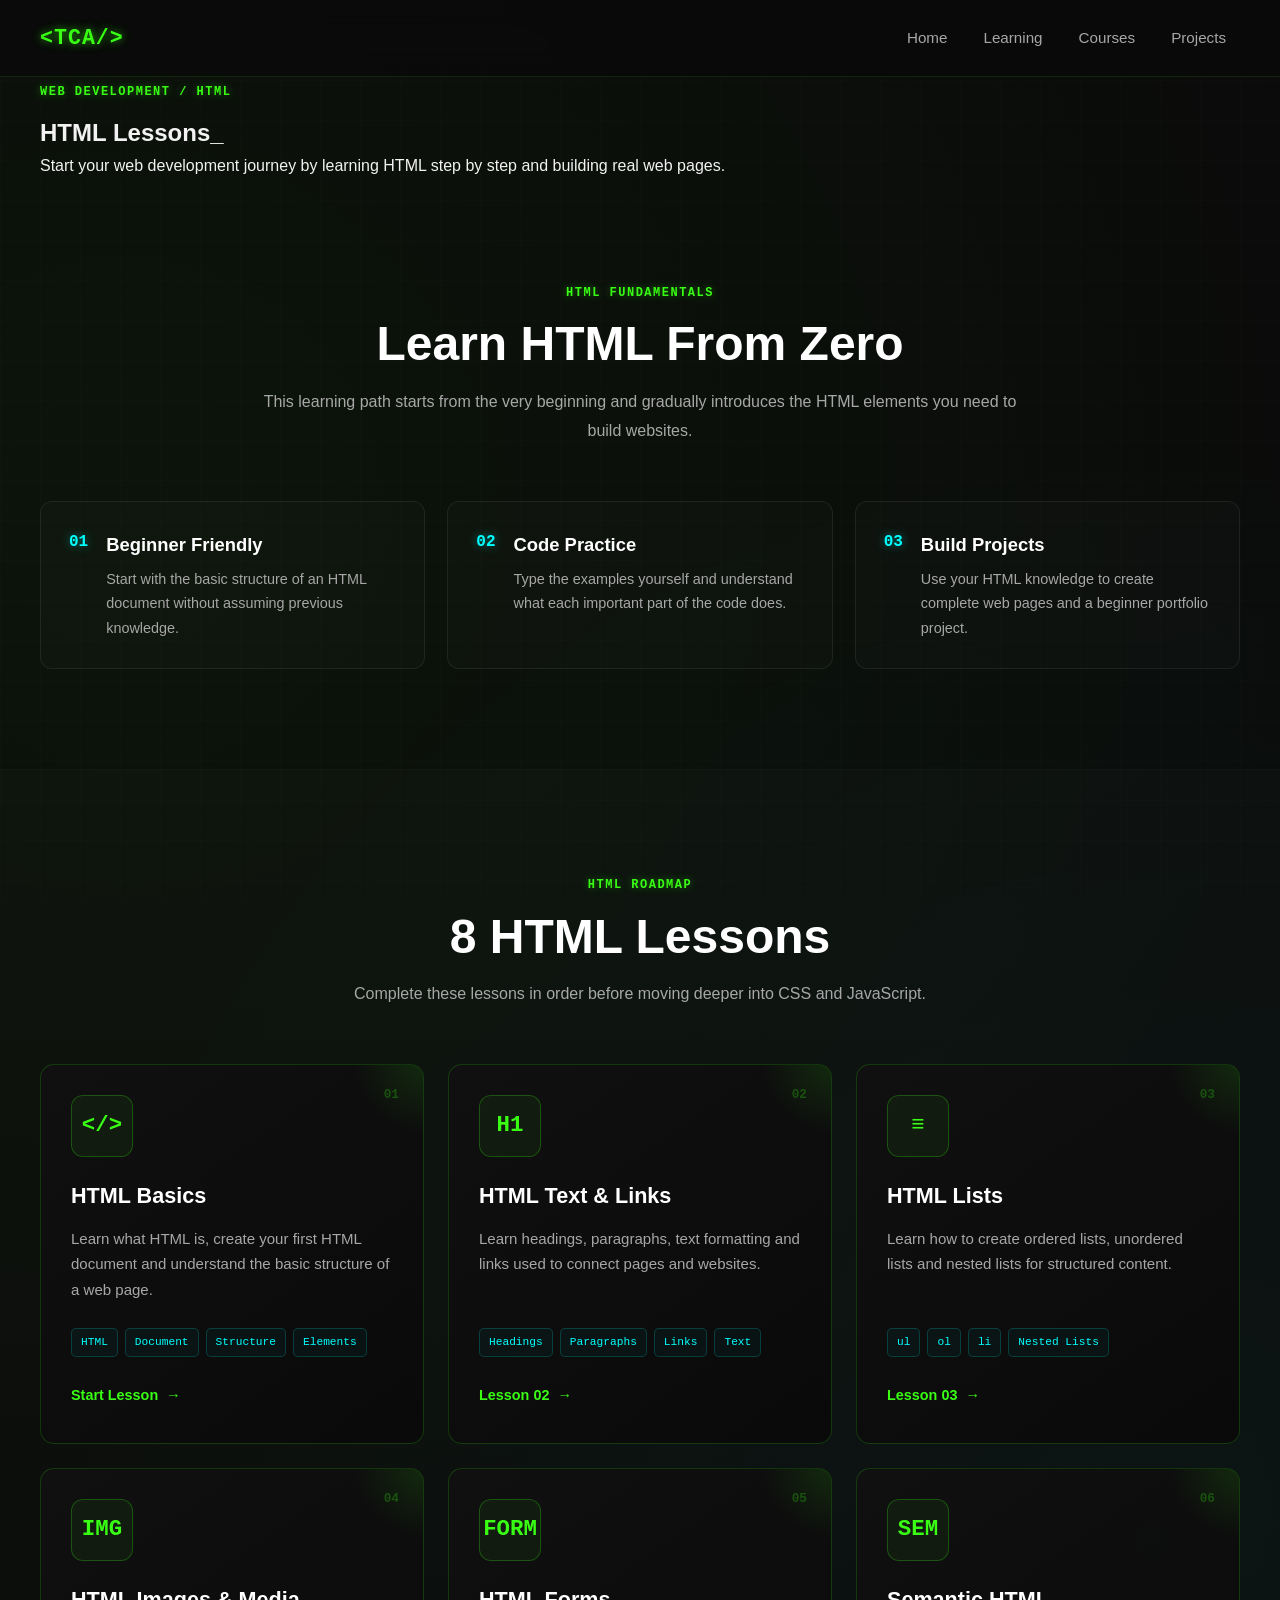
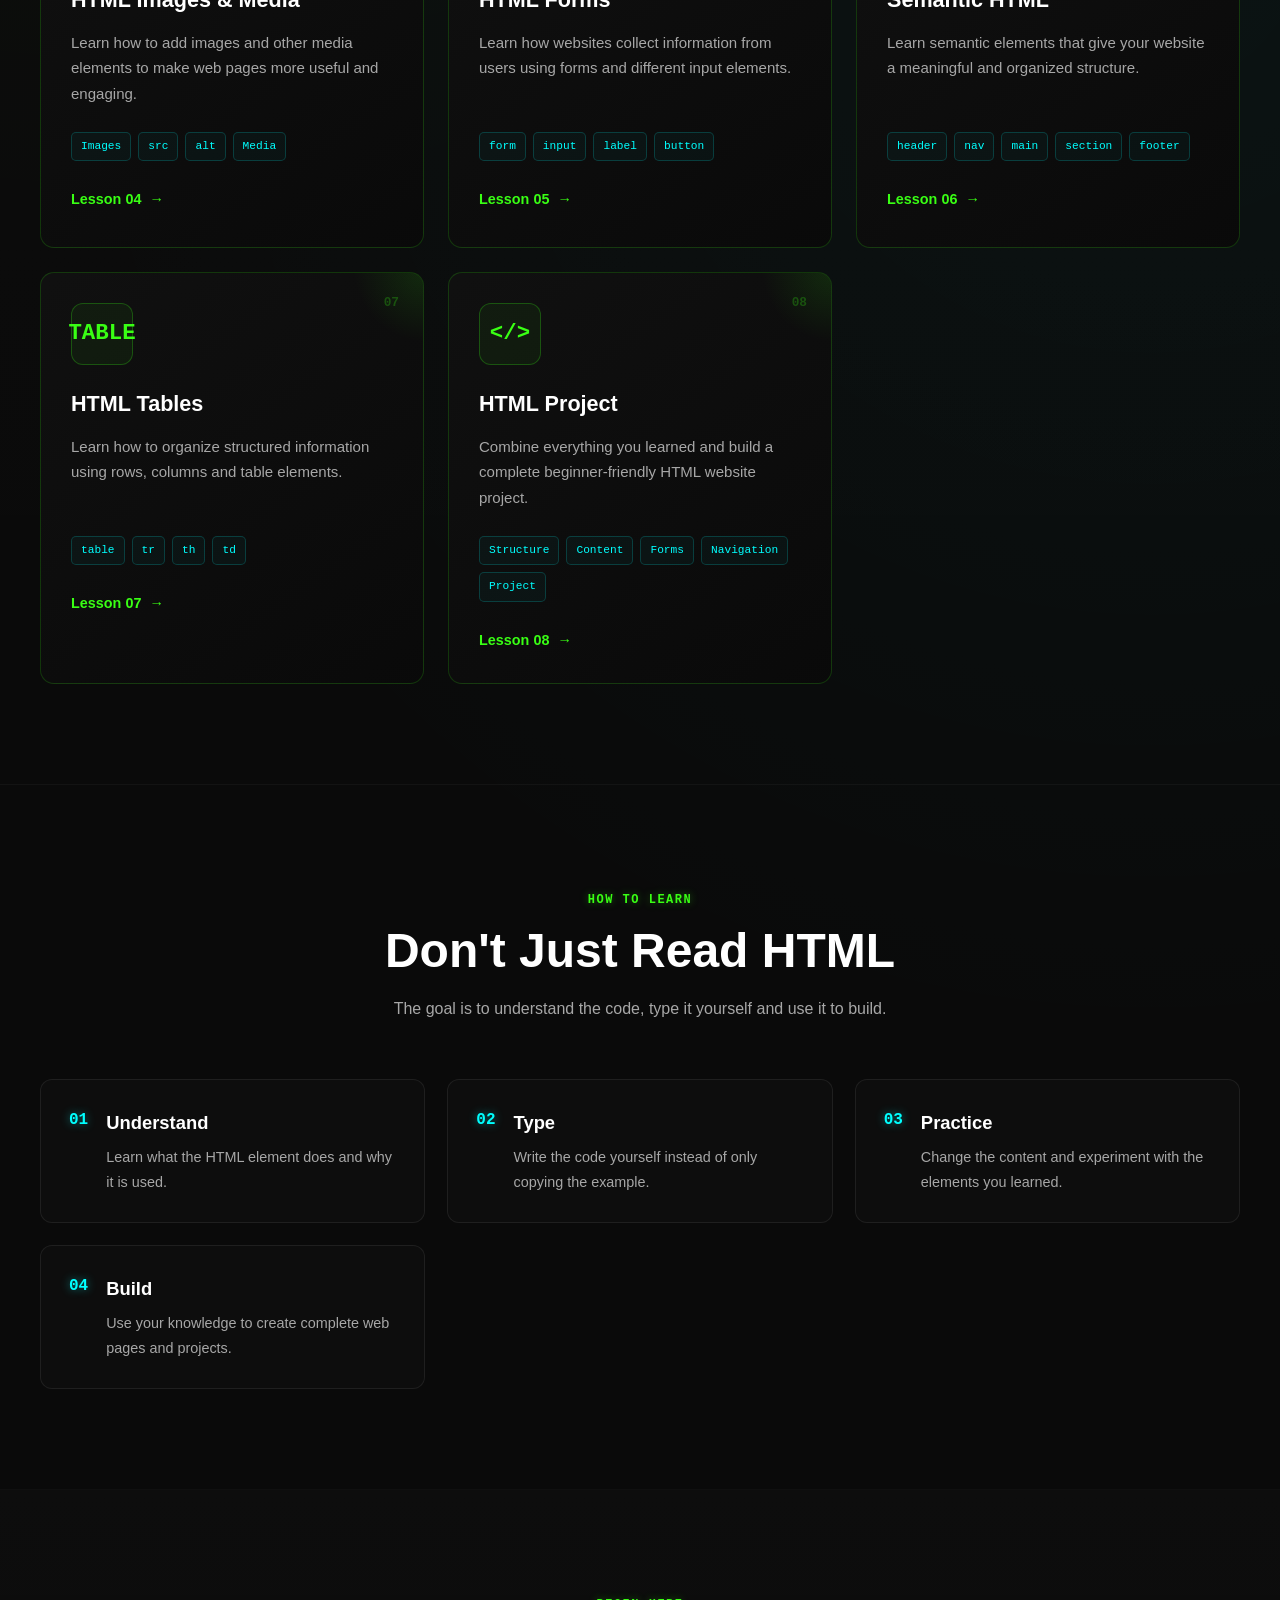
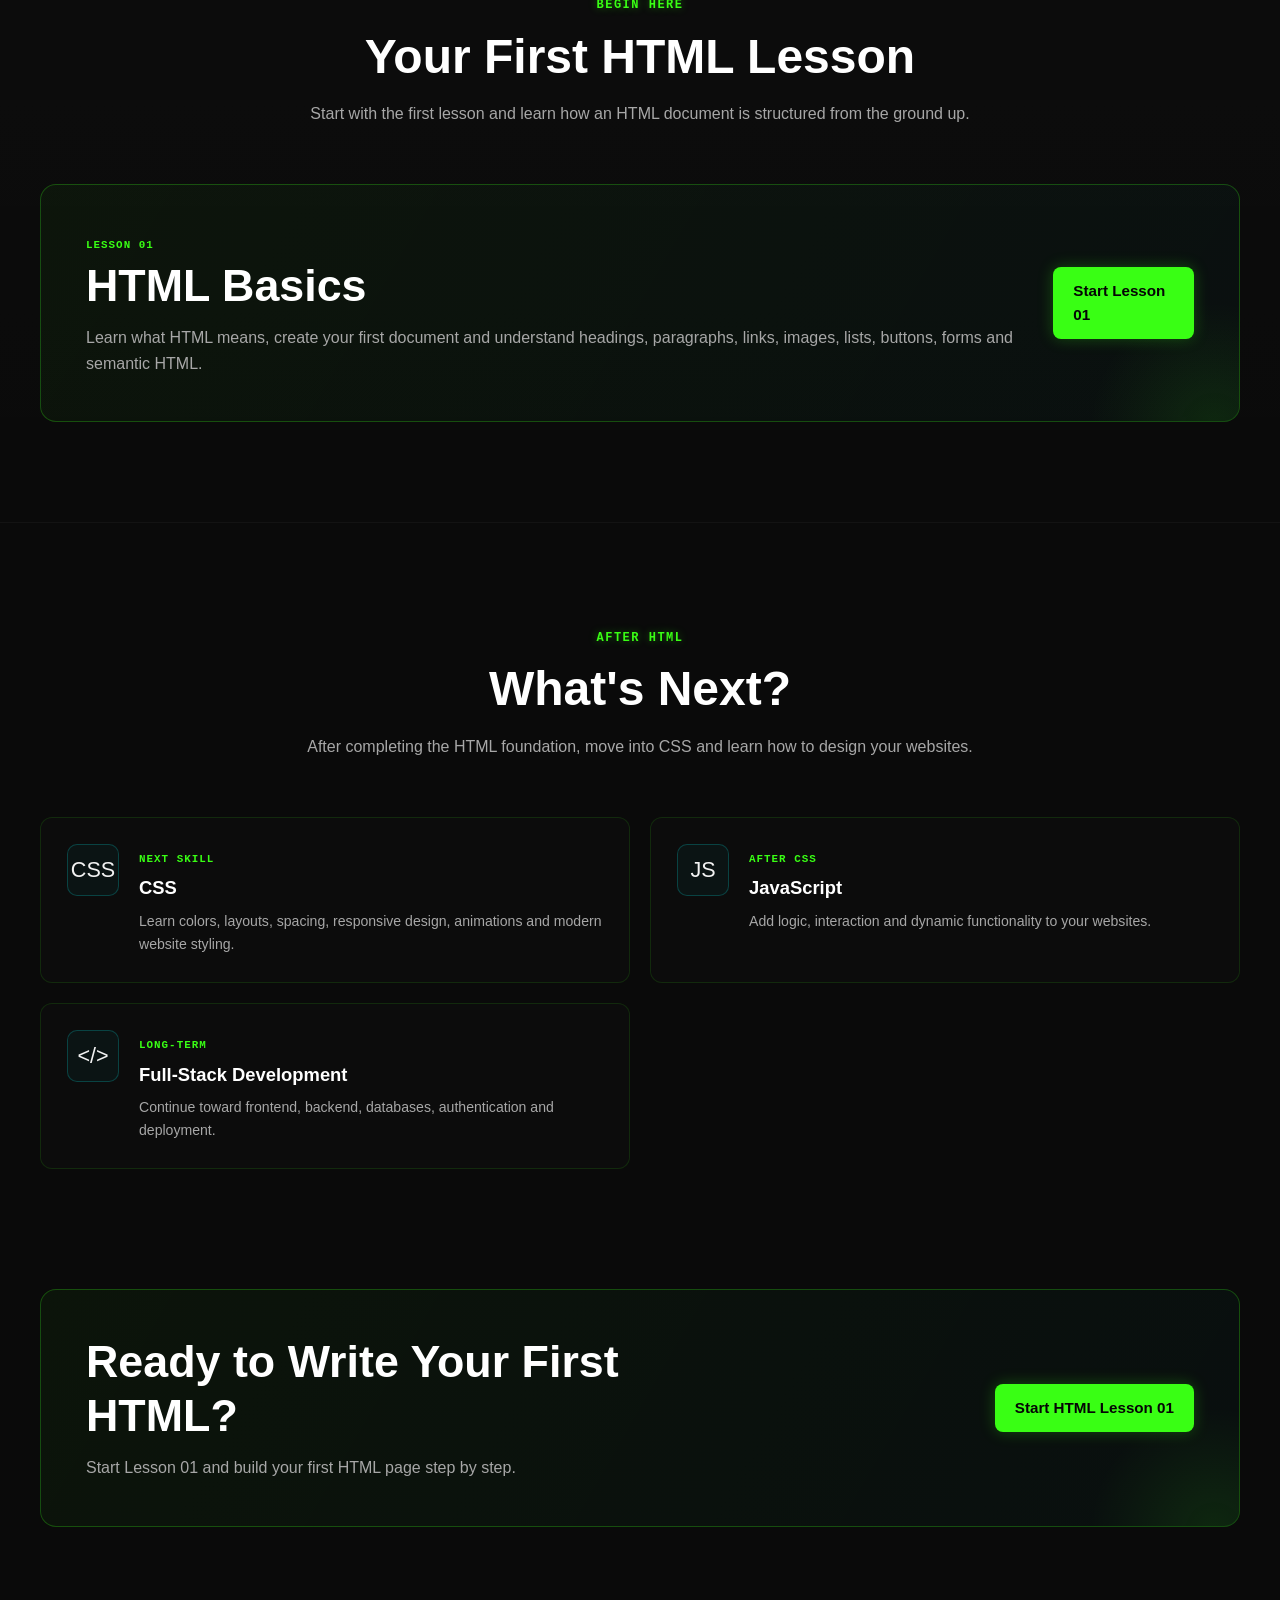
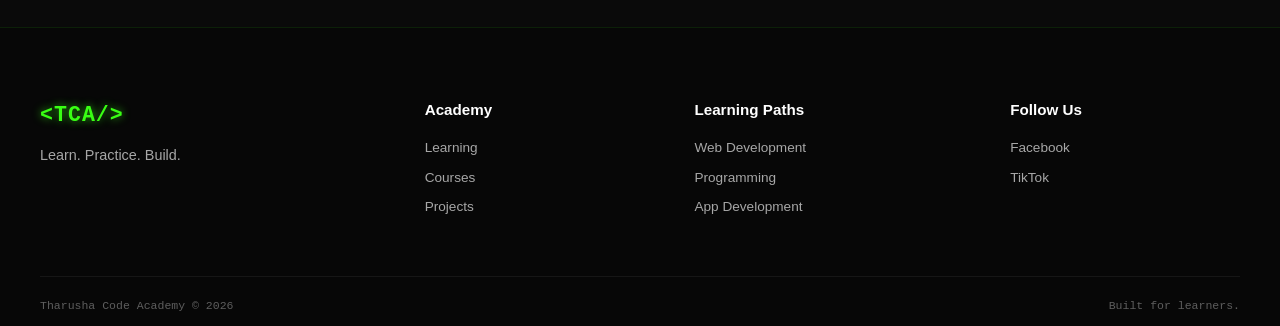
<file: html-lessons.html>
<!DOCTYPE html>
<html lang="en">

<head>

    <!-- Google tag (gtag.js) -->
<script async src="https://www.googletagmanager.com/gtag/js?id=G-Q5ZT8JEK5D"></script>
<script>
  window.dataLayer = window.dataLayer || [];
  function gtag(){dataLayer.push(arguments);}
  gtag('js', new Date());

  gtag('config', 'G-Q5ZT8JEK5D');
</script>

    <!--
    ==================================================
    BASIC PAGE INFORMATION
    ==================================================
    -->

    <meta charset="UTF-8">

    <meta
        name="viewport"
        content="width=device-width, initial-scale=1.0"
    >

    <meta
        name="description"
        content="Tharusha Code Academy HTML Lessons - Learn HTML step by step from beginner to project level."
    >

    <meta
        name="author"
        content="Tharusha Code Academy"
    >

    <title>HTML Lessons | Tharusha Code Academy</title>


    <!--
    ==================================================
    MAIN STYLESHEET
    ==================================================
    -->

    <link
        rel="stylesheet"
        href="style.css"
    >

</head>


<body>


    <!--
    ==================================================
    HEADER
    ==================================================
    -->

    <header class="site-header">

        <div class="container header-container">

            <a
                href="index.html"
                class="logo"
                aria-label="Tharusha Code Academy Home"
            >
                &lt;TCA/&gt;
            </a>


            <button
                class="menu-toggle"
                type="button"
                aria-label="Open navigation"
                aria-expanded="false"
            >
                ☰
            </button>


            <nav
                class="main-nav"
                aria-label="Main navigation"
            >

                <a href="index.html">
                    Home
                </a>

                <a href="learning.html">
                    Learning
                </a>

                <a href="courses.html">
                    Courses
                </a>

                <a href="projects.html">
                    Projects
                </a>

            </nav>

        </div>

    </header>


    <!--
    ==================================================
    MAIN CONTENT
    ==================================================
    -->

    <main>


        <!--
        ==================================================
        PAGE HERO
        ==================================================
        -->

        <section class="page-hero">

            <div class="container">

                <span class="section-label">
                    WEB DEVELOPMENT / HTML
                </span>

                <h1>
                    HTML Lessons_
                </h1>

                <p>
                    Start your web development journey by learning
                    HTML step by step and building real web pages.
                </p>

            </div>

        </section>


        <!--
        ==================================================
        HTML COURSE INTRODUCTION
        ==================================================
        -->

        <section class="section">

            <div class="container">

                <div class="section-heading">

                    <span class="section-label">
                        HTML FUNDAMENTALS
                    </span>

                    <h2>
                        Learn HTML From Zero
                    </h2>

                    <p>
                        This learning path starts from the very
                        beginning and gradually introduces the
                        HTML elements you need to build websites.
                    </p>

                </div>


                <div class="feature-grid">


                    <article class="feature-item">

                        <span class="feature-number">
                            01
                        </span>

                        <div>

                            <h3>
                                Beginner Friendly
                            </h3>

                            <p>
                                Start with the basic structure of
                                an HTML document without assuming
                                previous knowledge.
                            </p>

                        </div>

                    </article>


                    <article class="feature-item">

                        <span class="feature-number">
                            02
                        </span>

                        <div>

                            <h3>
                                Code Practice
                            </h3>

                            <p>
                                Type the examples yourself and
                                understand what each important
                                part of the code does.
                            </p>

                        </div>

                    </article>


                    <article class="feature-item">

                        <span class="feature-number">
                            03
                        </span>

                        <div>

                            <h3>
                                Build Projects
                            </h3>

                            <p>
                                Use your HTML knowledge to create
                                complete web pages and a beginner
                                portfolio project.
                            </p>

                        </div>

                    </article>


                </div>

            </div>

        </section>


        <!--
        ==================================================
        HTML LESSON ROADMAP
        ==================================================
        -->

        <section class="section section-dark">

            <div class="container">

                <div class="section-heading">

                    <span class="section-label">
                        HTML ROADMAP
                    </span>

                    <h2>
                        8 HTML Lessons
                    </h2>

                    <p>
                        Complete these lessons in order before
                        moving deeper into CSS and JavaScript.
                    </p>

                </div>


                <div class="path-grid">


                    <!--
                    ==========================================
                    LESSON 01
                    ==========================================
                    -->

                    <article class="path-card">

                        <span class="path-number">
                            01
                        </span>

                        <div class="path-icon">
                            &lt;/&gt;
                        </div>

                        <h3>
                            HTML Basics
                        </h3>

                        <p>
                            Learn what HTML is, create your first
                            HTML document and understand the basic
                            structure of a web page.
                        </p>

                        <div class="path-tags">

                            <span>
                                HTML
                            </span>

                            <span>
                                Document
                            </span>

                            <span>
                                Structure
                            </span>

                            <span>
                                Elements
                            </span>

                        </div>

                        <a
                            href="html-lesson-01.html"
                            class="card-link"
                        >
                            Start Lesson
                            <span>→</span>
                        </a>

                    </article>


                    <!--
                    ==========================================
                    LESSON 02
                    ==========================================
                    -->

                    <article class="path-card">

                        <span class="path-number">
                            02
                        </span>

                        <div class="path-icon">
                            H1
                        </div>

                        <h3>
                            HTML Text &amp; Links
                        </h3>

                        <p>
                            Learn headings, paragraphs, text
                            formatting and links used to connect
                            pages and websites.
                        </p>

                        <div class="path-tags">

                            <span>
                                Headings
                            </span>

                            <span>
                                Paragraphs
                            </span>

                            <span>
                                Links
                            </span>

                            <span>
                                Text
                            </span>

                        </div>

                        <span class="card-link">
                            Lesson 02
                            <span>→</span>
                        </span>

                    </article>


                    <!--
                    ==========================================
                    LESSON 03
                    ==========================================
                    -->

                    <article class="path-card">

                        <span class="path-number">
                            03
                        </span>

                        <div class="path-icon">
                            ≡
                        </div>

                        <h3>
                            HTML Lists
                        </h3>

                        <p>
                            Learn how to create ordered lists,
                            unordered lists and nested lists
                            for structured content.
                        </p>

                        <div class="path-tags">

                            <span>
                                ul
                            </span>

                            <span>
                                ol
                            </span>

                            <span>
                                li
                            </span>

                            <span>
                                Nested Lists
                            </span>

                        </div>

                        <span class="card-link">
                            Lesson 03
                            <span>→</span>
                        </span>

                    </article>


                    <!--
                    ==========================================
                    LESSON 04
                    ==========================================
                    -->

                    <article class="path-card">

                        <span class="path-number">
                            04
                        </span>

                        <div class="path-icon">
                            IMG
                        </div>

                        <h3>
                            HTML Images &amp; Media
                        </h3>

                        <p>
                            Learn how to add images and other
                            media elements to make web pages
                            more useful and engaging.
                        </p>

                        <div class="path-tags">

                            <span>
                                Images
                            </span>

                            <span>
                                src
                            </span>

                            <span>
                                alt
                            </span>

                            <span>
                                Media
                            </span>

                        </div>

                        <span class="card-link">
                            Lesson 04
                            <span>→</span>
                        </span>

                    </article>


                    <!--
                    ==========================================
                    LESSON 05
                    ==========================================
                    -->

                    <article class="path-card">

                        <span class="path-number">
                            05
                        </span>

                        <div class="path-icon">
                            FORM
                        </div>

                        <h3>
                            HTML Forms
                        </h3>

                        <p>
                            Learn how websites collect information
                            from users using forms and different
                            input elements.
                        </p>

                        <div class="path-tags">

                            <span>
                                form
                            </span>

                            <span>
                                input
                            </span>

                            <span>
                                label
                            </span>

                            <span>
                                button
                            </span>

                        </div>

                        <span class="card-link">
                            Lesson 05
                            <span>→</span>
                        </span>

                    </article>


                    <!--
                    ==========================================
                    LESSON 06
                    ==========================================
                    -->

                    <article class="path-card">

                        <span class="path-number">
                            06
                        </span>

                        <div class="path-icon">
                            SEM
                        </div>

                        <h3>
                            Semantic HTML
                        </h3>

                        <p>
                            Learn semantic elements that give
                            your website a meaningful and organized
                            structure.
                        </p>

                        <div class="path-tags">

                            <span>
                                header
                            </span>

                            <span>
                                nav
                            </span>

                            <span>
                                main
                            </span>

                            <span>
                                section
                            </span>

                            <span>
                                footer
                            </span>

                        </div>

                        <span class="card-link">
                            Lesson 06
                            <span>→</span>
                        </span>

                    </article>


                    <!--
                    ==========================================
                    LESSON 07
                    ==========================================
                    -->

                    <article class="path-card">

                        <span class="path-number">
                            07
                        </span>

                        <div class="path-icon">
                            TABLE
                        </div>

                        <h3>
                            HTML Tables
                        </h3>

                        <p>
                            Learn how to organize structured
                            information using rows, columns
                            and table elements.
                        </p>

                        <div class="path-tags">

                            <span>
                                table
                            </span>

                            <span>
                                tr
                            </span>

                            <span>
                                th
                            </span>

                            <span>
                                td
                            </span>

                        </div>

                        <span class="card-link">
                            Lesson 07
                            <span>→</span>
                        </span>

                    </article>


                    <!--
                    ==========================================
                    LESSON 08
                    ==========================================
                    -->

                    <article class="path-card">

                        <span class="path-number">
                            08
                        </span>

                        <div class="path-icon">
                            &lt;/&gt;
                        </div>

                        <h3>
                            HTML Project
                        </h3>

                        <p>
                            Combine everything you learned and
                            build a complete beginner-friendly
                            HTML website project.
                        </p>

                        <div class="path-tags">

                            <span>
                                Structure
                            </span>

                            <span>
                                Content
                            </span>

                            <span>
                                Forms
                            </span>

                            <span>
                                Navigation
                            </span>

                            <span>
                                Project
                            </span>

                        </div>

                        <span class="card-link">
                            Lesson 08
                            <span>→</span>
                        </span>

                    </article>


                </div>

            </div>

        </section>


        <!--
        ==================================================
        LEARNING METHOD
        ==================================================
        -->

        <section class="section">

            <div class="container">

                <div class="section-heading">

                    <span class="section-label">
                        HOW TO LEARN
                    </span>

                    <h2>
                        Don't Just Read HTML
                    </h2>

                    <p>
                        The goal is to understand the code,
                        type it yourself and use it to build.
                    </p>

                </div>


                <div class="feature-grid">


                    <article class="feature-item">

                        <span class="feature-number">
                            01
                        </span>

                        <div>

                            <h3>
                                Understand
                            </h3>

                            <p>
                                Learn what the HTML element does
                                and why it is used.
                            </p>

                        </div>

                    </article>


                    <article class="feature-item">

                        <span class="feature-number">
                            02
                        </span>

                        <div>

                            <h3>
                                Type
                            </h3>

                            <p>
                                Write the code yourself instead
                                of only copying the example.
                            </p>

                        </div>

                    </article>


                    <article class="feature-item">

                        <span class="feature-number">
                            03
                        </span>

                        <div>

                            <h3>
                                Practice
                            </h3>

                            <p>
                                Change the content and experiment
                                with the elements you learned.
                            </p>

                        </div>

                    </article>


                    <article class="feature-item">

                        <span class="feature-number">
                            04
                        </span>

                        <div>

                            <h3>
                                Build
                            </h3>

                            <p>
                                Use your knowledge to create
                                complete web pages and projects.
                            </p>

                        </div>

                    </article>


                </div>

            </div>

        </section>


        <!--
        ==================================================
        BEGINNER START
        ==================================================
        -->

        <section class="section section-dark">

            <div class="container">

                <div class="section-heading">

                    <span class="section-label">
                        BEGIN HERE
                    </span>

                    <h2>
                        Your First HTML Lesson
                    </h2>

                    <p>
                        Start with the first lesson and learn how
                        an HTML document is structured from the ground up.
                    </p>

                </div>


                <div class="cta-box">

                    <div class="cta-content">

                        <span class="project-type">
                            LESSON 01
                        </span>

                        <h2>
                            HTML Basics
                        </h2>

                        <p>
                            Learn what HTML means, create your first
                            document and understand headings,
                            paragraphs, links, images, lists,
                            buttons, forms and semantic HTML.
                        </p>

                    </div>


                    <a
                        href="html-lesson-01.html"
                        class="btn btn-primary"
                    >
                        Start Lesson 01
                    </a>

                </div>

            </div>

        </section>


        <!--
        ==================================================
        NEXT STEP
        ==================================================
        -->

        <section class="section">

            <div class="container">

                <div class="section-heading">

                    <span class="section-label">
                        AFTER HTML
                    </span>

                    <h2>
                        What's Next?
                    </h2>

                    <p>
                        After completing the HTML foundation,
                        move into CSS and learn how to design
                        your websites.
                    </p>

                </div>


                <div class="project-preview-grid">


                    <article class="project-preview">

                        <div class="project-preview-icon">
                            CSS
                        </div>

                        <div>

                            <span class="project-type">
                                NEXT SKILL
                            </span>

                            <h3>
                                CSS
                            </h3>

                            <p>
                                Learn colors, layouts, spacing,
                                responsive design, animations
                                and modern website styling.
                            </p>

                        </div>

                    </article>


                    <article class="project-preview">

                        <div class="project-preview-icon">
                            JS
                        </div>

                        <div>

                            <span class="project-type">
                                AFTER CSS
                            </span>

                            <h3>
                                JavaScript
                            </h3>

                            <p>
                                Add logic, interaction and
                                dynamic functionality to your websites.
                            </p>

                        </div>

                    </article>


                    <article class="project-preview">

                        <div class="project-preview-icon">
                            &lt;/&gt;
                        </div>

                        <div>

                            <span class="project-type">
                                LONG-TERM
                            </span>

                            <h3>
                                Full-Stack Development
                            </h3>

                            <p>
                                Continue toward frontend,
                                backend, databases, authentication
                                and deployment.
                            </p>

                        </div>

                    </article>


                </div>

            </div>

        </section>


        <!--
        ==================================================
        FINAL CTA
        ==================================================
        -->

        <section class="cta-section">

            <div class="container">

                <div class="cta-box">

                    <div class="cta-content">

                        <h2>
                            Ready to Write Your First HTML?
                        </h2>

                        <p>
                            Start Lesson 01 and build your
                            first HTML page step by step.
                        </p>

                    </div>


                    <a
                        href="html-lesson-01.html"
                        class="btn btn-primary"
                    >
                        Start HTML Lesson 01
                    </a>

                </div>

            </div>

        </section>


    </main>


    <!--
    ==================================================
    FOOTER
    ==================================================
    -->

    <footer class="site-footer">

        <div class="container">


            <div class="footer-main">


                <!-- BRAND -->

                <div class="footer-brand">

                    <a
                        href="index.html"
                        class="logo"
                    >
                        &lt;TCA/&gt;
                    </a>

                    <p>
                        Learn. Practice. Build.
                    </p>

                </div>


                <!-- ACADEMY LINKS -->

                <div class="footer-links">

                    <h3>
                        Academy
                    </h3>

                    <a href="learning.html">
                        Learning
                    </a>

                    <a href="courses.html">
                        Courses
                    </a>

                    <a href="projects.html">
                        Projects
                    </a>

                </div>


                <!-- LEARNING PATHS -->

                <div class="footer-links">

                    <h3>
                        Learning Paths
                    </h3>

                    <a href="web-development.html">
                        Web Development
                    </a>

                    <a href="programming.html">
                        Programming
                    </a>

                    <a href="app-development.html">
                        App Development
                    </a>

                </div>


                <!-- SOCIAL LINKS -->

                <div class="footer-social">

                    <h3>
                        Follow Us
                    </h3>

                    <div class="social-links">

                        <a
                            href="https://www.facebook.com/tharushwebdesign"
                            target="_blank"
                            rel="noopener noreferrer"
                        >
                            Facebook
                        </a>

                        <a
                            href="https://www.tiktok.com/@tharusha.webdeve"
                            target="_blank"
                            rel="noopener noreferrer"
                        >
                            TikTok
                        </a>

                    </div>

                </div>


            </div>


            <div class="footer-bottom">

                <p>
                    Tharusha Code Academy © 2026
                </p>

                <p>
                    Built for learners.
                </p>

            </div>


        </div>

    </footer>


    <!--
    ==================================================
    JAVASCRIPT
    ==================================================
    -->

    <script src="script.js"></script>


</body>

</html>
</file>
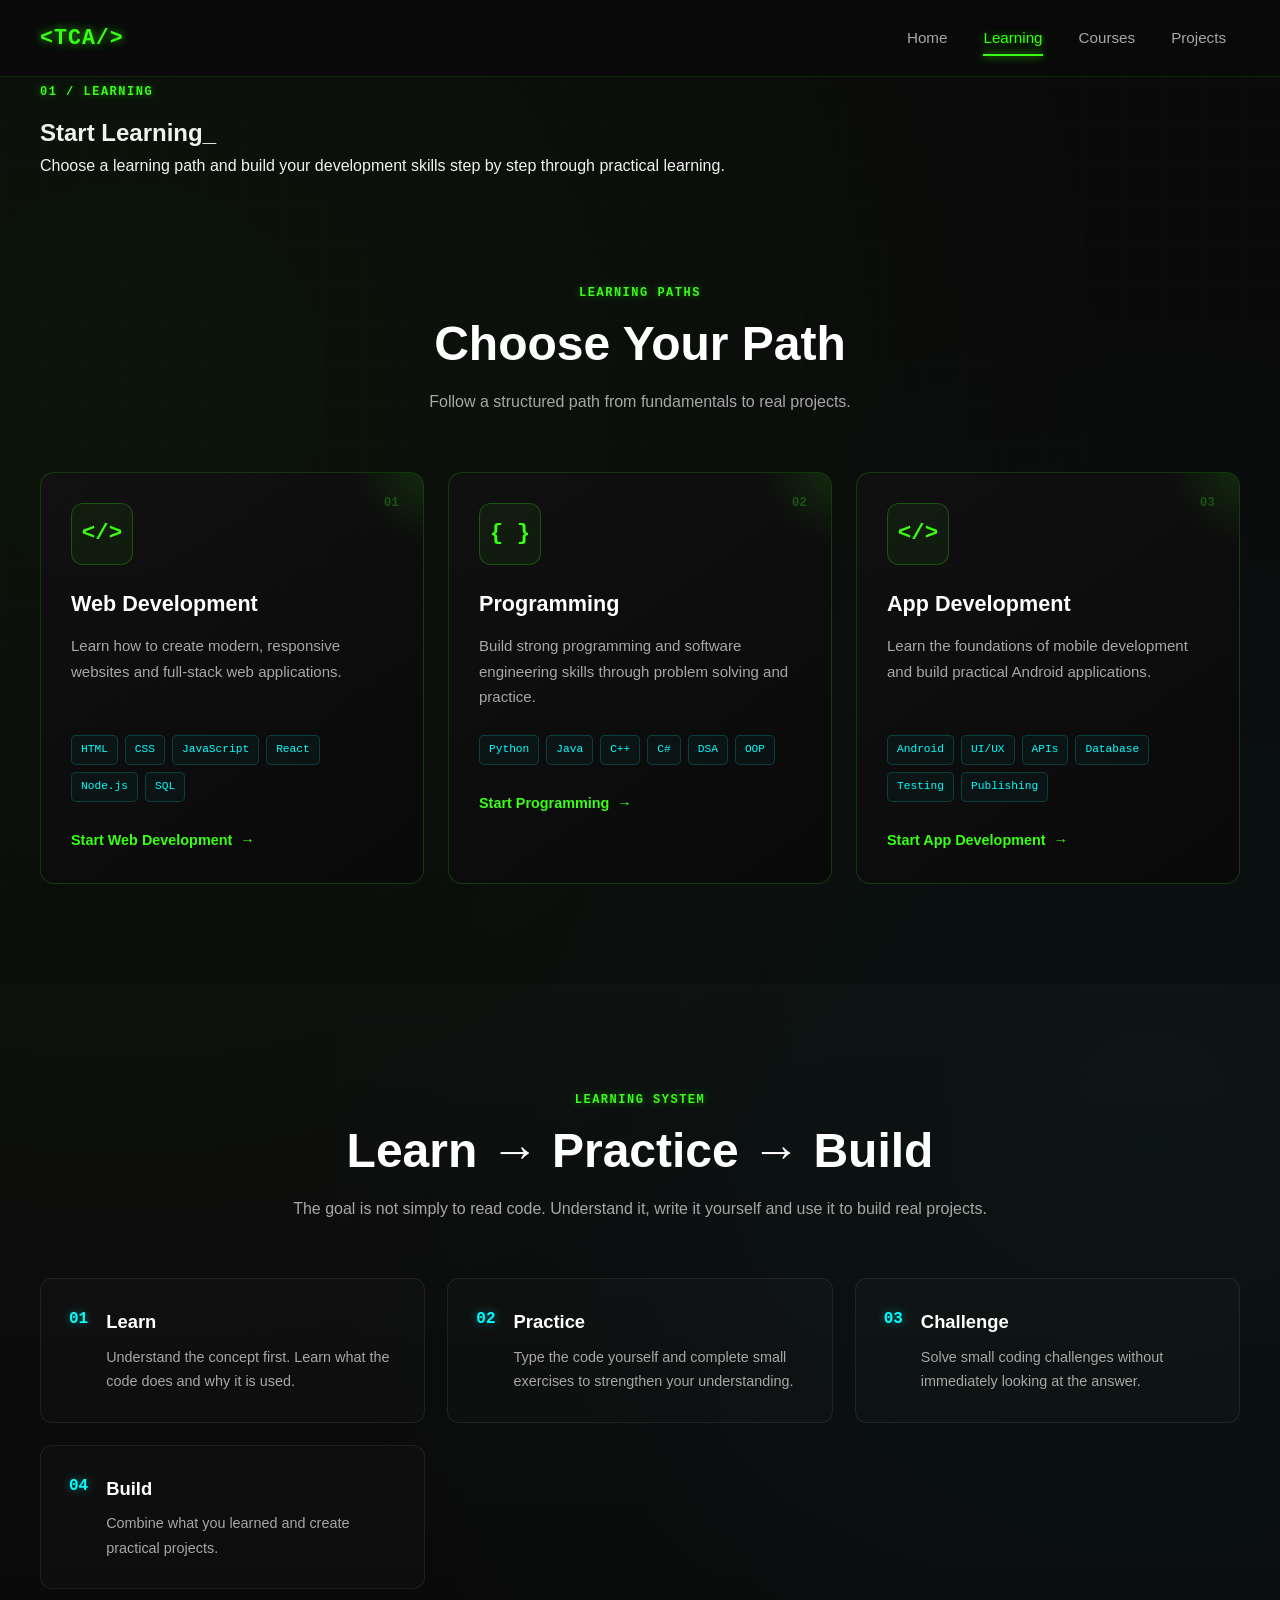
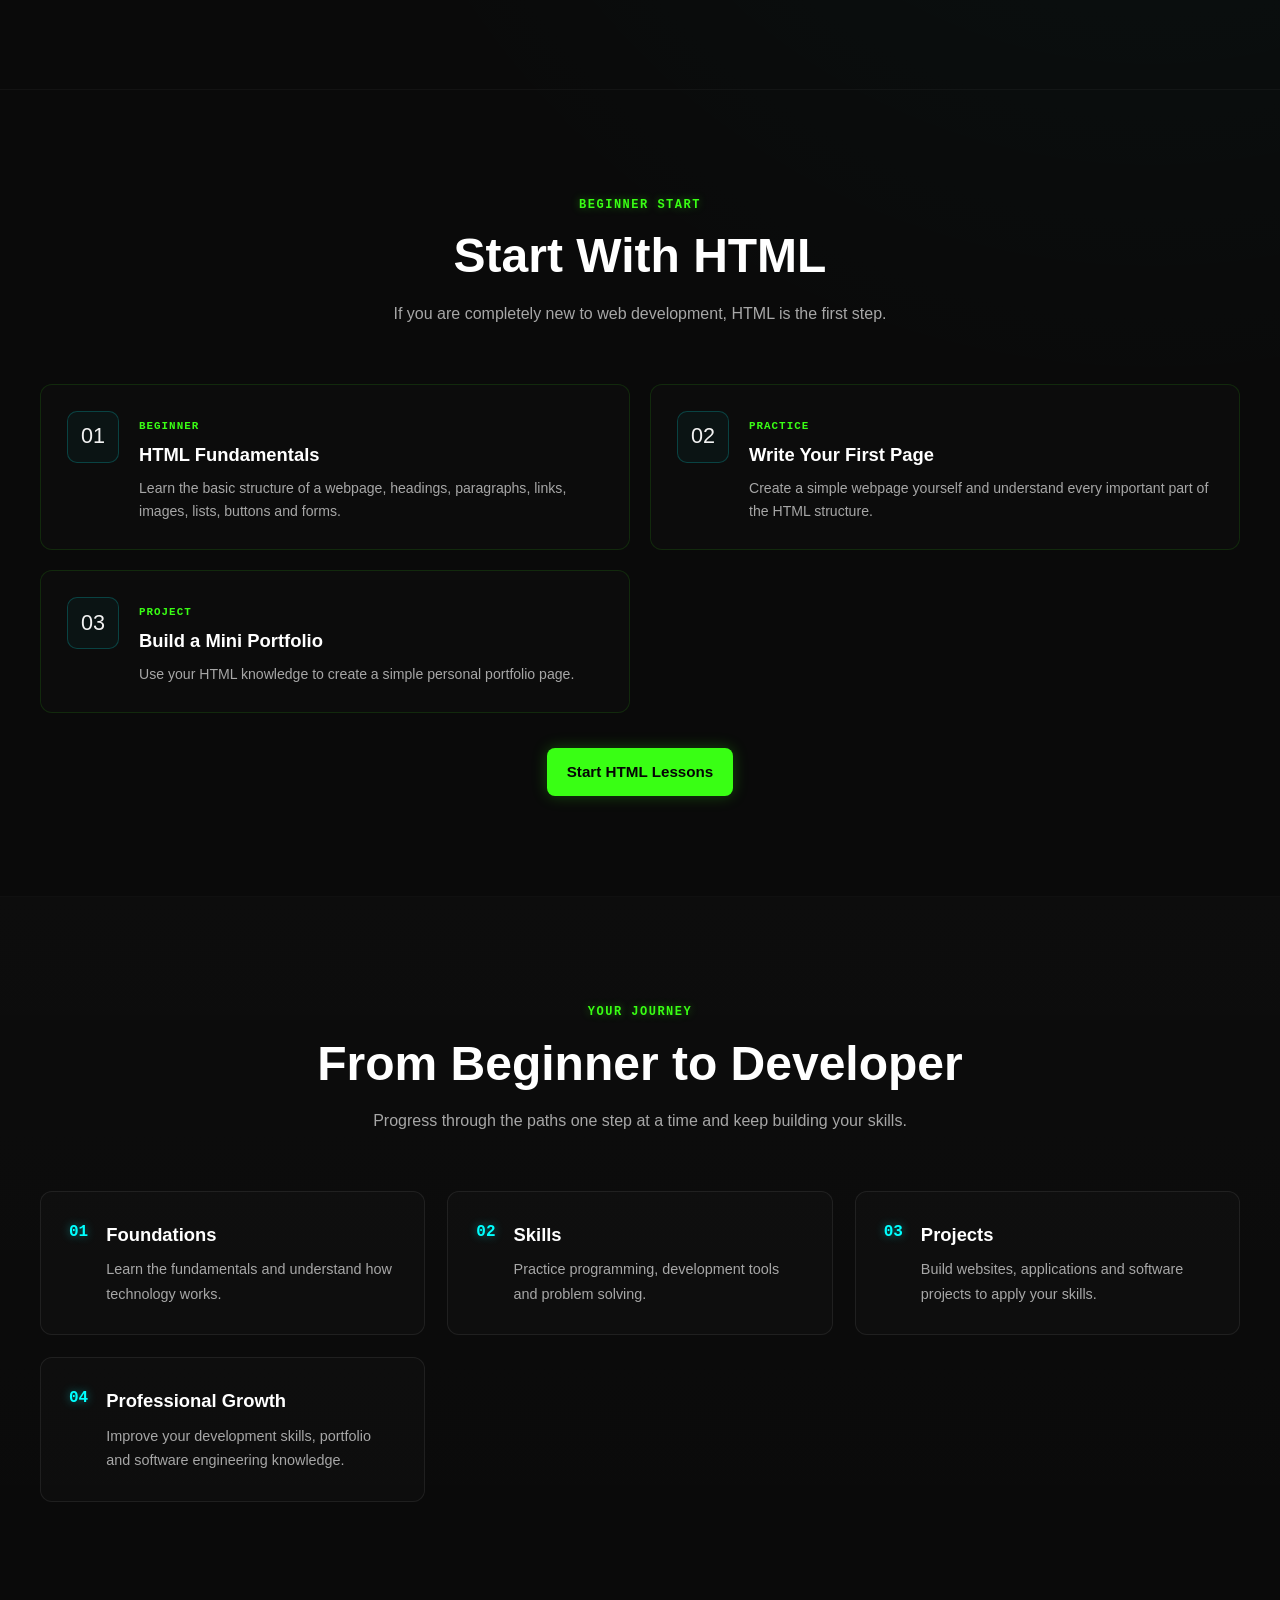
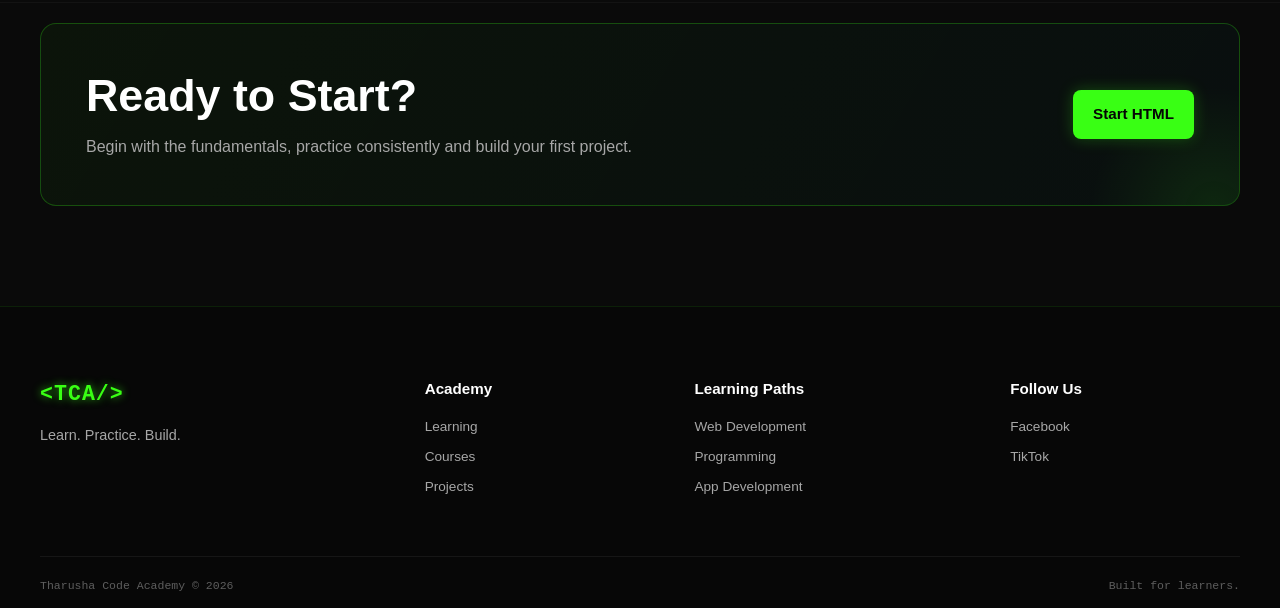
<file: learning.html>
<!DOCTYPE html>
<html lang="en">

<head>

    <!-- Google tag (gtag.js) -->
<script async src="https://www.googletagmanager.com/gtag/js?id=G-Q5ZT8JEK5D"></script>
<script>
  window.dataLayer = window.dataLayer || [];
  function gtag(){dataLayer.push(arguments);}
  gtag('js', new Date());

  gtag('config', 'G-Q5ZT8JEK5D');
</script>

    <!--
    ==================================================
    BASIC PAGE INFORMATION
    ==================================================
    -->

    <meta charset="UTF-8">

    <meta
        name="viewport"
        content="width=device-width, initial-scale=1.0"
    >

    <meta
        name="description"
        content="Tharusha Code Academy Learning Paths - Learn Web Development, Programming and App Development."
    >

    <meta
        name="author"
        content="Tharusha Code Academy"
    >

    <title>Learning | Tharusha Code Academy</title>


    <!--
    ==================================================
    MAIN STYLESHEET
    ==================================================
    -->

    <link
        rel="stylesheet"
        href="style.css"
    >

</head>


<body>


    <!--
    ==================================================
    HEADER
    ==================================================
    -->

    <header class="site-header">

        <div class="container header-container">

            <a
                href="index.html"
                class="logo"
                aria-label="Tharusha Code Academy Home"
            >
                &lt;TCA/&gt;
            </a>


            <button
                class="menu-toggle"
                type="button"
                aria-label="Open navigation"
                aria-expanded="false"
            >
                ☰
            </button>


            <nav
                class="main-nav"
                aria-label="Main navigation"
            >

                <a href="index.html">
                    Home
                </a>

                <a
                    href="learning.html"
                    class="active"
                >
                    Learning
                </a>

                <a href="courses.html">
                    Courses
                </a>

                <a href="projects.html">
                    Projects
                </a>

            </nav>

        </div>

    </header>


    <!--
    ==================================================
    MAIN CONTENT
    ==================================================
    -->

    <main>


        <!--
        ==================================================
        PAGE HERO
        ==================================================
        -->

        <section class="page-hero">

            <div class="container">

                <span class="section-label">
                    01 / LEARNING
                </span>

                <h1>
                    Start Learning_
                </h1>

                <p>
                    Choose a learning path and build your
                    development skills step by step through
                    practical learning.
                </p>

            </div>

        </section>


        <!--
        ==================================================
        LEARNING PATHS
        ==================================================
        -->

        <section class="section">

            <div class="container">

                <div class="section-heading">

                    <span class="section-label">
                        LEARNING PATHS
                    </span>

                    <h2>
                        Choose Your Path
                    </h2>

                    <p>
                        Follow a structured path from
                        fundamentals to real projects.
                    </p>

                </div>


                <div class="path-grid">


                    <!--
                    ==========================================
                    WEB DEVELOPMENT
                    ==========================================
                    -->

                    <article class="path-card">

                        <span class="path-number">
                            01
                        </span>

                        <div class="path-icon">
                            &lt;/&gt;
                        </div>

                        <h3>
                            Web Development
                        </h3>

                        <p>
                            Learn how to create modern,
                            responsive websites and full-stack
                            web applications.
                        </p>


                        <div class="path-tags">

                            <span>
                                HTML
                            </span>

                            <span>
                                CSS
                            </span>

                            <span>
                                JavaScript
                            </span>

                            <span>
                                React
                            </span>

                            <span>
                                Node.js
                            </span>

                            <span>
                                SQL
                            </span>

                        </div>


                        <a
                            href="web-development.html"
                            class="card-link"
                        >
                            Start Web Development
                            <span>→</span>
                        </a>

                    </article>


                    <!--
                    ==========================================
                    PROGRAMMING
                    ==========================================
                    -->

                    <article class="path-card">

                        <span class="path-number">
                            02
                        </span>

                        <div class="path-icon">
                            { }
                        </div>

                        <h3>
                            Programming
                        </h3>

                        <p>
                            Build strong programming and
                            software engineering skills through
                            problem solving and practice.
                        </p>


                        <div class="path-tags">

                            <span>
                                Python
                            </span>

                            <span>
                                Java
                            </span>

                            <span>
                                C++
                            </span>

                            <span>
                                C#
                            </span>

                            <span>
                                DSA
                            </span>

                            <span>
                                OOP
                            </span>

                        </div>


                        <a
                            href="programming.html"
                            class="card-link"
                        >
                            Start Programming
                            <span>→</span>
                        </a>

                    </article>


                    <!--
                    ==========================================
                    APP DEVELOPMENT
                    ==========================================
                    -->

                    <article class="path-card">

                        <span class="path-number">
                            03
                        </span>

                        <div class="path-icon">
                            &lt;/&gt;
                        </div>

                        <h3>
                            App Development
                        </h3>

                        <p>
                            Learn the foundations of mobile
                            development and build practical
                            Android applications.
                        </p>


                        <div class="path-tags">

                            <span>
                                Android
                            </span>

                            <span>
                                UI/UX
                            </span>

                            <span>
                                APIs
                            </span>

                            <span>
                                Database
                            </span>

                            <span>
                                Testing
                            </span>

                            <span>
                                Publishing
                            </span>

                        </div>


                        <a
                            href="app-development.html"
                            class="card-link"
                        >
                            Start App Development
                            <span>→</span>
                        </a>

                    </article>


                </div>

            </div>

        </section>


        <!--
        ==================================================
        HOW TO LEARN
        ==================================================
        -->

        <section class="section section-dark">

            <div class="container">

                <div class="section-heading">

                    <span class="section-label">
                        LEARNING SYSTEM
                    </span>

                    <h2>
                        Learn → Practice → Build
                    </h2>

                    <p>
                        The goal is not simply to read code.
                        Understand it, write it yourself and
                        use it to build real projects.
                    </p>

                </div>


                <div class="feature-grid">


                    <!-- STEP 01 -->

                    <article class="feature-item">

                        <span class="feature-number">
                            01
                        </span>

                        <div>

                            <h3>
                                Learn
                            </h3>

                            <p>
                                Understand the concept first.
                                Learn what the code does and
                                why it is used.
                            </p>

                        </div>

                    </article>


                    <!-- STEP 02 -->

                    <article class="feature-item">

                        <span class="feature-number">
                            02
                        </span>

                        <div>

                            <h3>
                                Practice
                            </h3>

                            <p>
                                Type the code yourself and
                                complete small exercises to
                                strengthen your understanding.
                            </p>

                        </div>

                    </article>


                    <!-- STEP 03 -->

                    <article class="feature-item">

                        <span class="feature-number">
                            03
                        </span>

                        <div>

                            <h3>
                                Challenge
                            </h3>

                            <p>
                                Solve small coding challenges
                                without immediately looking
                                at the answer.
                            </p>

                        </div>

                    </article>


                    <!-- STEP 04 -->

                    <article class="feature-item">

                        <span class="feature-number">
                            04
                        </span>

                        <div>

                            <h3>
                                Build
                            </h3>

                            <p>
                                Combine what you learned and
                                create practical projects.
                            </p>

                        </div>

                    </article>


                </div>

            </div>

        </section>


        <!--
        ==================================================
        START WITH HTML
        ==================================================
        -->

        <section class="section">

            <div class="container">

                <div class="section-heading">

                    <span class="section-label">
                        BEGINNER START
                    </span>

                    <h2>
                        Start With HTML
                    </h2>

                    <p>
                        If you are completely new to web
                        development, HTML is the first step.
                    </p>

                </div>


                <div class="project-preview-grid">


                    <article class="project-preview">

                        <div class="project-preview-icon">
                            01
                        </div>

                        <div>

                            <span class="project-type">
                                BEGINNER
                            </span>

                            <h3>
                                HTML Fundamentals
                            </h3>

                            <p>
                                Learn the basic structure of
                                a webpage, headings, paragraphs,
                                links, images, lists, buttons
                                and forms.
                            </p>

                        </div>

                    </article>


                    <article class="project-preview">

                        <div class="project-preview-icon">
                            02
                        </div>

                        <div>

                            <span class="project-type">
                                PRACTICE
                            </span>

                            <h3>
                                Write Your First Page
                            </h3>

                            <p>
                                Create a simple webpage yourself
                                and understand every important
                                part of the HTML structure.
                            </p>

                        </div>

                    </article>


                    <article class="project-preview">

                        <div class="project-preview-icon">
                            03
                        </div>

                        <div>

                            <span class="project-type">
                                PROJECT
                            </span>

                            <h3>
                                Build a Mini Portfolio
                            </h3>

                            <p>
                                Use your HTML knowledge to create
                                a simple personal portfolio page.
                            </p>

                        </div>

                    </article>


                </div>


                <div class="center-button">

                    <a
                        href="html-lessons.html"
                        class="btn btn-primary"
                    >
                        Start HTML Lessons
                    </a>

                </div>

            </div>

        </section>


        <!--
        ==================================================
        DEVELOPMENT JOURNEY
        ==================================================
        -->

        <section class="section section-dark">

            <div class="container">

                <div class="section-heading">

                    <span class="section-label">
                        YOUR JOURNEY
                    </span>

                    <h2>
                        From Beginner to Developer
                    </h2>

                    <p>
                        Progress through the paths one step
                        at a time and keep building your skills.
                    </p>

                </div>


                <div class="feature-grid">


                    <article class="feature-item">

                        <span class="feature-number">
                            01
                        </span>

                        <div>

                            <h3>
                                Foundations
                            </h3>

                            <p>
                                Learn the fundamentals and
                                understand how technology works.
                            </p>

                        </div>

                    </article>


                    <article class="feature-item">

                        <span class="feature-number">
                            02
                        </span>

                        <div>

                            <h3>
                                Skills
                            </h3>

                            <p>
                                Practice programming, development
                                tools and problem solving.
                            </p>

                        </div>

                    </article>


                    <article class="feature-item">

                        <span class="feature-number">
                            03
                        </span>

                        <div>

                            <h3>
                                Projects
                            </h3>

                            <p>
                                Build websites, applications and
                                software projects to apply your skills.
                            </p>

                        </div>

                    </article>


                    <article class="feature-item">

                        <span class="feature-number">
                            04
                        </span>

                        <div>

                            <h3>
                                Professional Growth
                            </h3>

                            <p>
                                Improve your development skills,
                                portfolio and software engineering
                                knowledge.
                            </p>

                        </div>

                    </article>


                </div>

            </div>

        </section>


        <!--
        ==================================================
        FINAL CTA
        ==================================================
        -->

        <section class="cta-section">

            <div class="container">

                <div class="cta-box">

                    <div class="cta-content">

                        <h2>
                            Ready to Start?
                        </h2>

                        <p>
                            Begin with the fundamentals,
                            practice consistently and build
                            your first project.
                        </p>

                    </div>


                    <a
                        href="html-lessons.html"
                        class="btn btn-primary"
                    >
                        Start HTML
                    </a>

                </div>

            </div>

        </section>


    </main>


    <!--
    ==================================================
    FOOTER
    ==================================================
    -->

    <footer class="site-footer">

        <div class="container">


            <div class="footer-main">


                <!-- BRAND -->

                <div class="footer-brand">

                    <a
                        href="index.html"
                        class="logo"
                    >
                        &lt;TCA/&gt;
                    </a>

                    <p>
                        Learn. Practice. Build.
                    </p>

                </div>


                <!-- ACADEMY LINKS -->

                <div class="footer-links">

                    <h3>
                        Academy
                    </h3>

                    <a href="learning.html">
                        Learning
                    </a>

                    <a href="courses.html">
                        Courses
                    </a>

                    <a href="projects.html">
                        Projects
                    </a>

                </div>


                <!-- LEARNING PATHS -->

                <div class="footer-links">

                    <h3>
                        Learning Paths
                    </h3>

                    <a href="web-development.html">
                        Web Development
                    </a>

                    <a href="programming.html">
                        Programming
                    </a>

                    <a href="app-development.html">
                        App Development
                    </a>

                </div>


                <!-- SOCIAL LINKS -->

                <div class="footer-social">

                    <h3>
                        Follow Us
                    </h3>

                    <div class="social-links">

                        <a
                            href="https://www.facebook.com/tharushwebdesign"
                            target="_blank"
                            rel="noopener noreferrer"
                        >
                            Facebook
                        </a>

                        <a
                            href="https://www.tiktok.com/@tharusha.webdeve"
                            target="_blank"
                            rel="noopener noreferrer"
                        >
                            TikTok
                        </a>

                    </div>

                </div>


            </div>


            <div class="footer-bottom">

                <p>
                    Tharusha Code Academy © 2026
                </p>

                <p>
                    Built for learners.
                </p>

            </div>


        </div>

    </footer>


    <!--
    ==================================================
    JAVASCRIPT
    ==================================================
    -->

    <script src="script.js"></script>


</body>

</html>
</file>
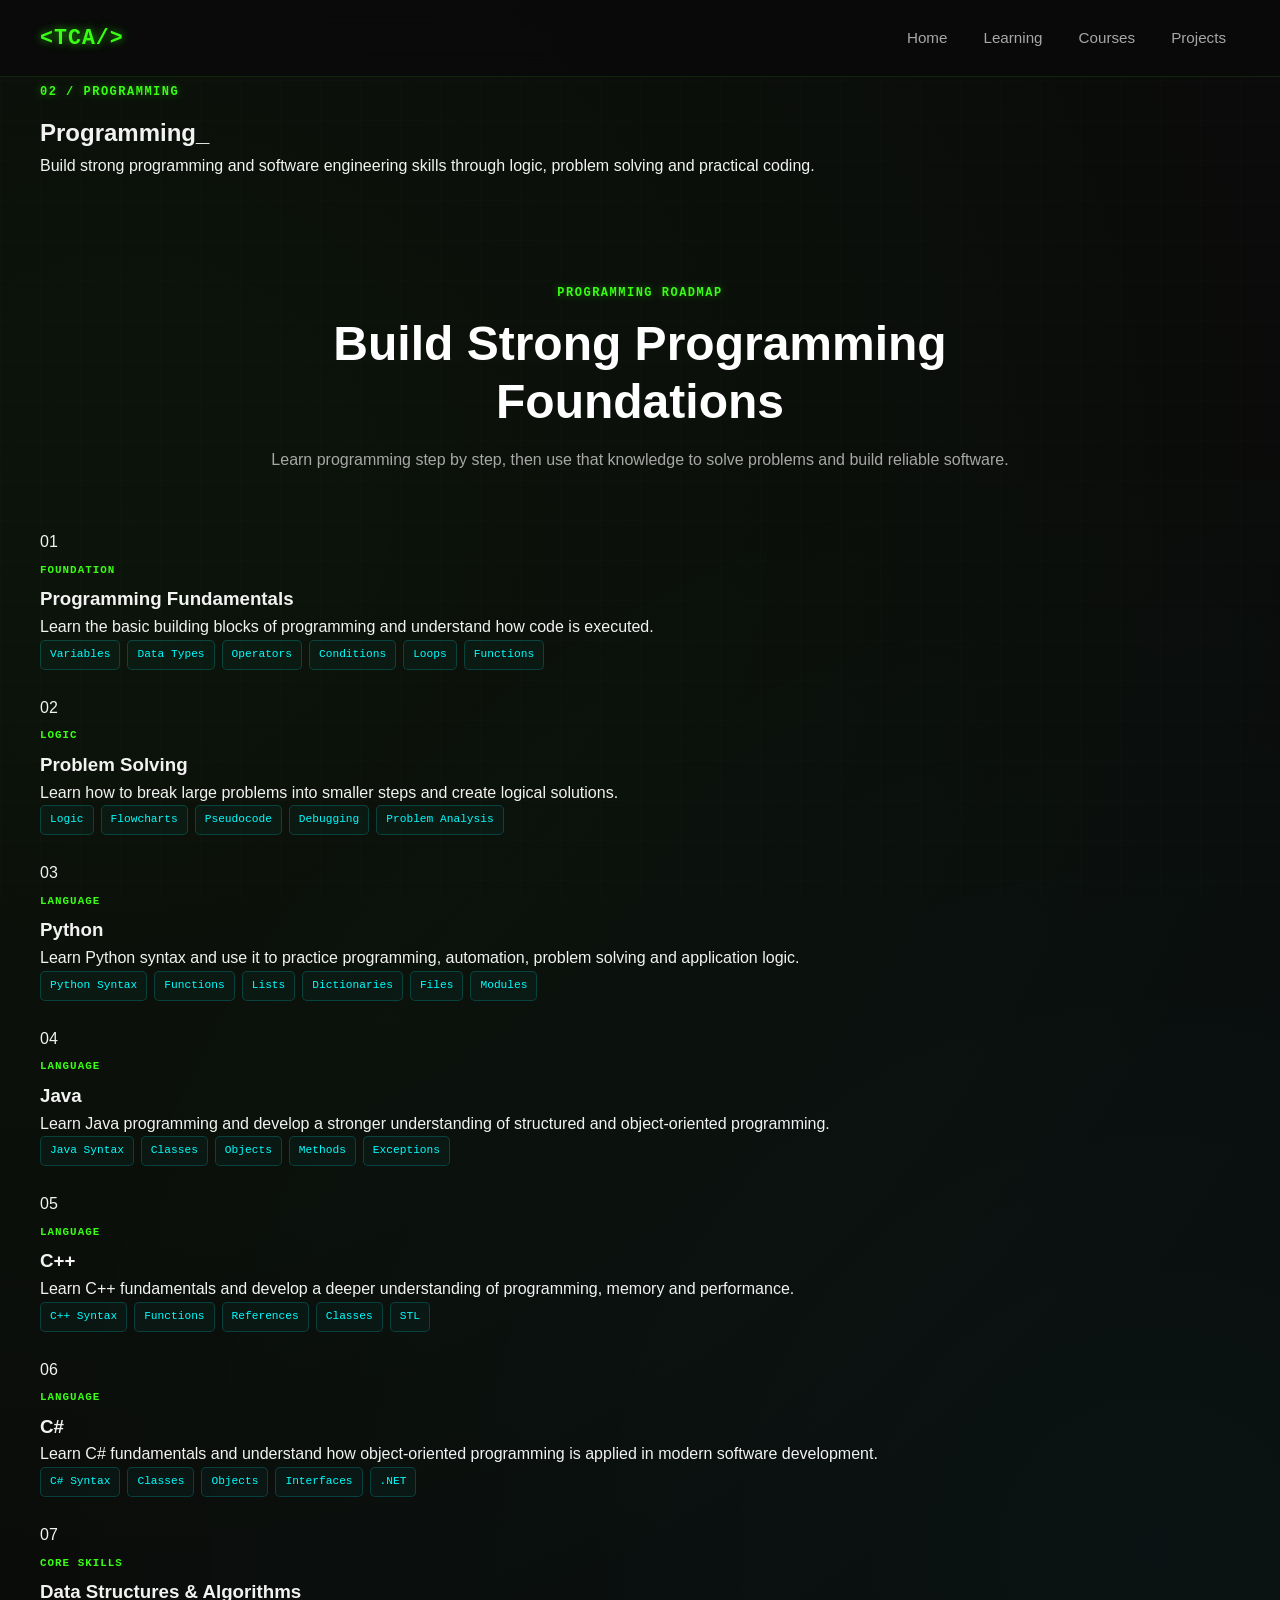
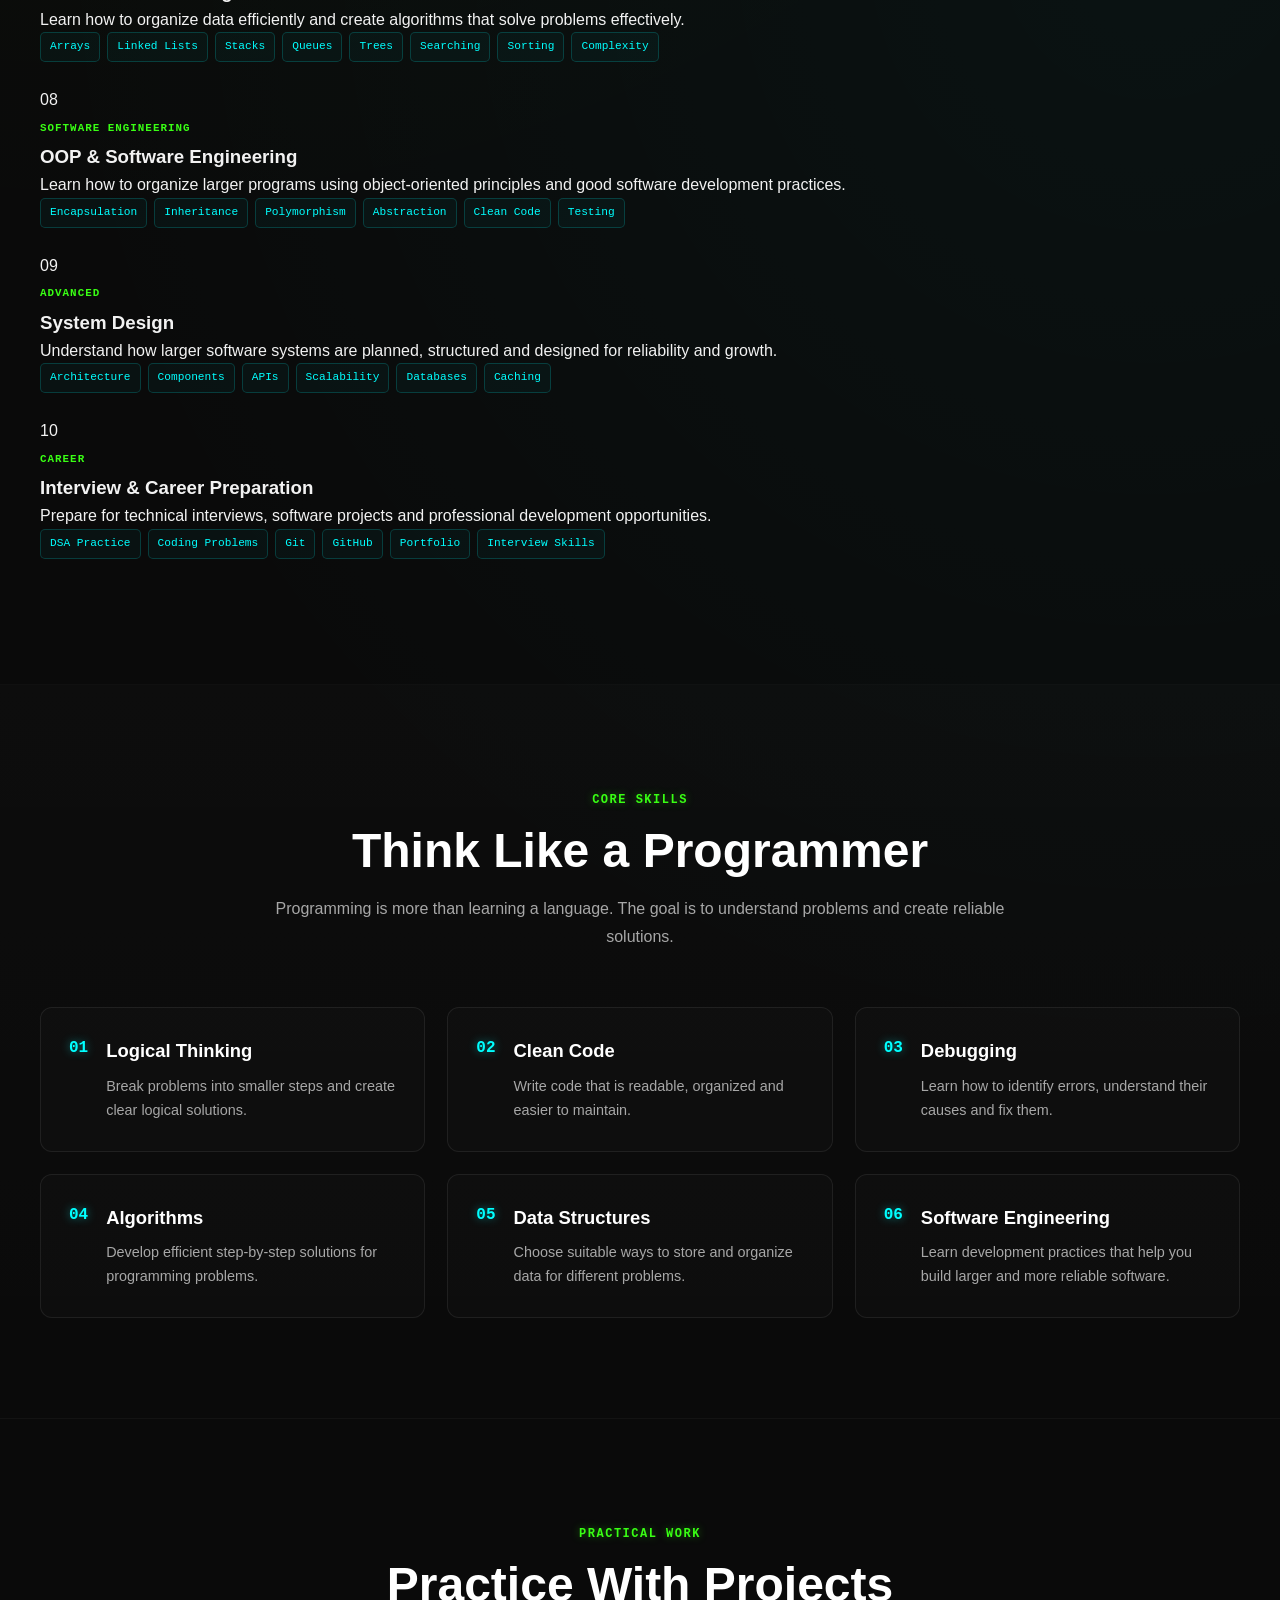
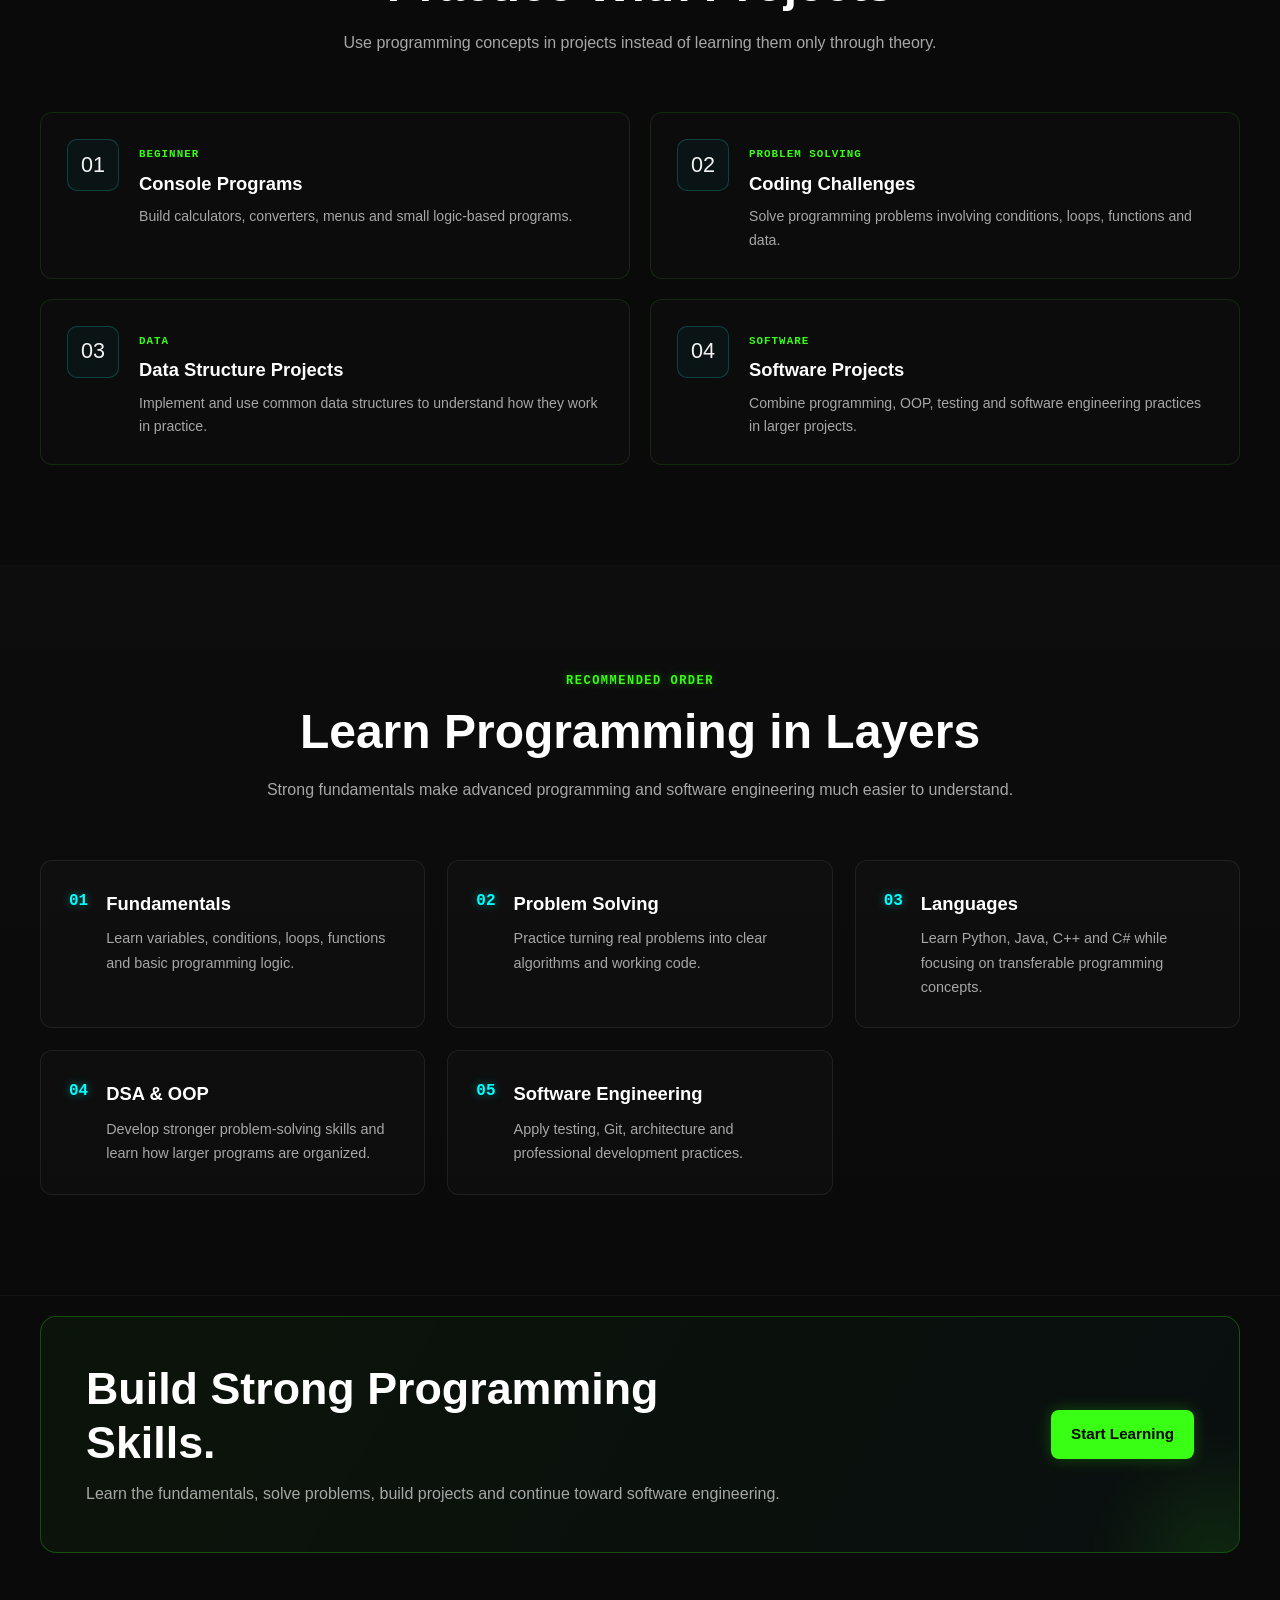
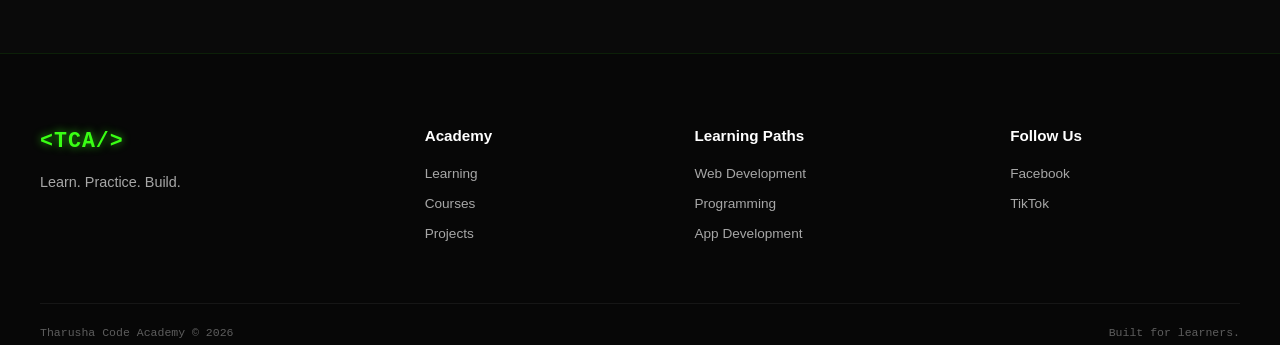
<file: programming.html>
<!DOCTYPE html>
<html lang="en">

<head>

    <!-- Google tag (gtag.js) -->
<script async src="https://www.googletagmanager.com/gtag/js?id=G-Q5ZT8JEK5D"></script>
<script>
  window.dataLayer = window.dataLayer || [];
  function gtag(){dataLayer.push(arguments);}
  gtag('js', new Date());

  gtag('config', 'G-Q5ZT8JEK5D');
</script>

    <!--
    ==================================================
    BASIC PAGE INFORMATION
    ==================================================
    -->

    <meta charset="UTF-8">

    <meta
        name="viewport"
        content="width=device-width, initial-scale=1.0"
    >

    <meta
        name="description"
        content="Tharusha Code Academy Programming Path - Learn programming fundamentals, Python, Java, C++, C#, data structures, algorithms and software engineering."
    >

    <meta
        name="author"
        content="Tharusha Code Academy"
    >

    <title>Programming | Tharusha Code Academy</title>


    <!--
    ==================================================
    MAIN STYLESHEET
    ==================================================
    -->

    <link
        rel="stylesheet"
        href="style.css"
    >

</head>


<body>


    <!--
    ==================================================
    HEADER
    ==================================================
    -->

    <header class="site-header">

        <div class="container header-container">

            <a
                href="index.html"
                class="logo"
                aria-label="Tharusha Code Academy Home"
            >
                &lt;TCA/&gt;
            </a>


            <button
                class="menu-toggle"
                type="button"
                aria-label="Open navigation"
                aria-expanded="false"
            >
                ☰
            </button>


            <nav
                class="main-nav"
                aria-label="Main navigation"
            >

                <a href="index.html">
                    Home
                </a>

                <a href="learning.html">
                    Learning
                </a>

                <a href="courses.html">
                    Courses
                </a>

                <a href="projects.html">
                    Projects
                </a>

            </nav>

        </div>

    </header>


    <!--
    ==================================================
    MAIN CONTENT
    ==================================================
    -->

    <main>


        <!--
        ==================================================
        PAGE HERO
        ==================================================
        -->

        <section class="page-hero">

            <div class="container">

                <span class="section-label">
                    02 / PROGRAMMING
                </span>

                <h1>
                    Programming_
                </h1>

                <p>
                    Build strong programming and software
                    engineering skills through logic,
                    problem solving and practical coding.
                </p>

            </div>

        </section>


        <!--
        ==================================================
        PROGRAMMING ROADMAP
        ==================================================
        -->

        <section class="section">

            <div class="container">

                <div class="section-heading">

                    <span class="section-label">
                        PROGRAMMING ROADMAP
                    </span>

                    <h2>
                        Build Strong Programming Foundations
                    </h2>

                    <p>
                        Learn programming step by step, then use
                        that knowledge to solve problems and build
                        reliable software.
                    </p>

                </div>


                <div class="roadmap-list">


                    <!--
                    ==========================================
                    STEP 01 — FUNDAMENTALS
                    ==========================================
                    -->

                    <article class="roadmap-step">

                        <div class="roadmap-number">
                            01
                        </div>

                        <div class="roadmap-content">

                            <span class="project-type">
                                FOUNDATION
                            </span>

                            <h3>
                                Programming Fundamentals
                            </h3>

                            <p>
                                Learn the basic building blocks of
                                programming and understand how code
                                is executed.
                            </p>

                            <div class="path-tags">

                                <span>
                                    Variables
                                </span>

                                <span>
                                    Data Types
                                </span>

                                <span>
                                    Operators
                                </span>

                                <span>
                                    Conditions
                                </span>

                                <span>
                                    Loops
                                </span>

                                <span>
                                    Functions
                                </span>

                            </div>

                        </div>

                    </article>


                    <!--
                    ==========================================
                    STEP 02 — PROBLEM SOLVING
                    ==========================================
                    -->

                    <article class="roadmap-step">

                        <div class="roadmap-number">
                            02
                        </div>

                        <div class="roadmap-content">

                            <span class="project-type">
                                LOGIC
                            </span>

                            <h3>
                                Problem Solving
                            </h3>

                            <p>
                                Learn how to break large problems
                                into smaller steps and create logical
                                solutions.
                            </p>

                            <div class="path-tags">

                                <span>
                                    Logic
                                </span>

                                <span>
                                    Flowcharts
                                </span>

                                <span>
                                    Pseudocode
                                </span>

                                <span>
                                    Debugging
                                </span>

                                <span>
                                    Problem Analysis
                                </span>

                            </div>

                        </div>

                    </article>


                    <!--
                    ==========================================
                    STEP 03 — PYTHON
                    ==========================================
                    -->

                    <article class="roadmap-step">

                        <div class="roadmap-number">
                            03
                        </div>

                        <div class="roadmap-content">

                            <span class="project-type">
                                LANGUAGE
                            </span>

                            <h3>
                                Python
                            </h3>

                            <p>
                                Learn Python syntax and use it to
                                practice programming, automation,
                                problem solving and application logic.
                            </p>

                            <div class="path-tags">

                                <span>
                                    Python Syntax
                                </span>

                                <span>
                                    Functions
                                </span>

                                <span>
                                    Lists
                                </span>

                                <span>
                                    Dictionaries
                                </span>

                                <span>
                                    Files
                                </span>

                                <span>
                                    Modules
                                </span>

                            </div>

                        </div>

                    </article>


                    <!--
                    ==========================================
                    STEP 04 — JAVA
                    ==========================================
                    -->

                    <article class="roadmap-step">

                        <div class="roadmap-number">
                            04
                        </div>

                        <div class="roadmap-content">

                            <span class="project-type">
                                LANGUAGE
                            </span>

                            <h3>
                                Java
                            </h3>

                            <p>
                                Learn Java programming and develop
                                a stronger understanding of structured
                                and object-oriented programming.
                            </p>

                            <div class="path-tags">

                                <span>
                                    Java Syntax
                                </span>

                                <span>
                                    Classes
                                </span>

                                <span>
                                    Objects
                                </span>

                                <span>
                                    Methods
                                </span>

                                <span>
                                    Exceptions
                                </span>

                            </div>

                        </div>

                    </article>


                    <!--
                    ==========================================
                    STEP 05 — C++
                    ==========================================
                    -->

                    <article class="roadmap-step">

                        <div class="roadmap-number">
                            05
                        </div>

                        <div class="roadmap-content">

                            <span class="project-type">
                                LANGUAGE
                            </span>

                            <h3>
                                C++
                            </h3>

                            <p>
                                Learn C++ fundamentals and develop
                                a deeper understanding of programming,
                                memory and performance.
                            </p>

                            <div class="path-tags">

                                <span>
                                    C++ Syntax
                                </span>

                                <span>
                                    Functions
                                </span>

                                <span>
                                    References
                                </span>

                                <span>
                                    Classes
                                </span>

                                <span>
                                    STL
                                </span>

                            </div>

                        </div>

                    </article>


                    <!--
                    ==========================================
                    STEP 06 — C#
                    ==========================================
                    -->

                    <article class="roadmap-step">

                        <div class="roadmap-number">
                            06
                        </div>

                        <div class="roadmap-content">

                            <span class="project-type">
                                LANGUAGE
                            </span>

                            <h3>
                                C#
                            </h3>

                            <p>
                                Learn C# fundamentals and understand
                                how object-oriented programming is
                                applied in modern software development.
                            </p>

                            <div class="path-tags">

                                <span>
                                    C# Syntax
                                </span>

                                <span>
                                    Classes
                                </span>

                                <span>
                                    Objects
                                </span>

                                <span>
                                    Interfaces
                                </span>

                                <span>
                                    .NET
                                </span>

                            </div>

                        </div>

                    </article>


                    <!--
                    ==========================================
                    STEP 07 — DSA
                    ==========================================
                    -->

                    <article class="roadmap-step">

                        <div class="roadmap-number">
                            07
                        </div>

                        <div class="roadmap-content">

                            <span class="project-type">
                                CORE SKILLS
                            </span>

                            <h3>
                                Data Structures &amp; Algorithms
                            </h3>

                            <p>
                                Learn how to organize data efficiently
                                and create algorithms that solve problems
                                effectively.
                            </p>

                            <div class="path-tags">

                                <span>
                                    Arrays
                                </span>

                                <span>
                                    Linked Lists
                                </span>

                                <span>
                                    Stacks
                                </span>

                                <span>
                                    Queues
                                </span>

                                <span>
                                    Trees
                                </span>

                                <span>
                                    Searching
                                </span>

                                <span>
                                    Sorting
                                </span>

                                <span>
                                    Complexity
                                </span>

                            </div>

                        </div>

                    </article>


                    <!--
                    ==========================================
                    STEP 08 — OOP
                    ==========================================
                    -->

                    <article class="roadmap-step">

                        <div class="roadmap-number">
                            08
                        </div>

                        <div class="roadmap-content">

                            <span class="project-type">
                                SOFTWARE ENGINEERING
                            </span>

                            <h3>
                                OOP &amp; Software Engineering
                            </h3>

                            <p>
                                Learn how to organize larger programs
                                using object-oriented principles and
                                good software development practices.
                            </p>

                            <div class="path-tags">

                                <span>
                                    Encapsulation
                                </span>

                                <span>
                                    Inheritance
                                </span>

                                <span>
                                    Polymorphism
                                </span>

                                <span>
                                    Abstraction
                                </span>

                                <span>
                                    Clean Code
                                </span>

                                <span>
                                    Testing
                                </span>

                            </div>

                        </div>

                    </article>


                    <!--
                    ==========================================
                    STEP 09 — SYSTEM DESIGN
                    ==========================================
                    -->

                    <article class="roadmap-step">

                        <div class="roadmap-number">
                            09
                        </div>

                        <div class="roadmap-content">

                            <span class="project-type">
                                ADVANCED
                            </span>

                            <h3>
                                System Design
                            </h3>

                            <p>
                                Understand how larger software systems
                                are planned, structured and designed
                                for reliability and growth.
                            </p>

                            <div class="path-tags">

                                <span>
                                    Architecture
                                </span>

                                <span>
                                    Components
                                </span>

                                <span>
                                    APIs
                                </span>

                                <span>
                                    Scalability
                                </span>

                                <span>
                                    Databases
                                </span>

                                <span>
                                    Caching
                                </span>

                            </div>

                        </div>

                    </article>


                    <!--
                    ==========================================
                    STEP 10 — CAREER PREPARATION
                    ==========================================
                    -->

                    <article class="roadmap-step">

                        <div class="roadmap-number">
                            10
                        </div>

                        <div class="roadmap-content">

                            <span class="project-type">
                                CAREER
                            </span>

                            <h3>
                                Interview &amp; Career Preparation
                            </h3>

                            <p>
                                Prepare for technical interviews,
                                software projects and professional
                                development opportunities.
                            </p>

                            <div class="path-tags">

                                <span>
                                    DSA Practice
                                </span>

                                <span>
                                    Coding Problems
                                </span>

                                <span>
                                    Git
                                </span>

                                <span>
                                    GitHub
                                </span>

                                <span>
                                    Portfolio
                                </span>

                                <span>
                                    Interview Skills
                                </span>

                            </div>

                        </div>

                    </article>


                </div>

            </div>

        </section>


        <!--
        ==================================================
        CORE PROGRAMMING SKILLS
        ==================================================
        -->

        <section class="section section-dark">

            <div class="container">

                <div class="section-heading">

                    <span class="section-label">
                        CORE SKILLS
                    </span>

                    <h2>
                        Think Like a Programmer
                    </h2>

                    <p>
                        Programming is more than learning a language.
                        The goal is to understand problems and create
                        reliable solutions.
                    </p>

                </div>


                <div class="feature-grid">


                    <article class="feature-item">

                        <span class="feature-number">
                            01
                        </span>

                        <div>

                            <h3>
                                Logical Thinking
                            </h3>

                            <p>
                                Break problems into smaller steps
                                and create clear logical solutions.
                            </p>

                        </div>

                    </article>


                    <article class="feature-item">

                        <span class="feature-number">
                            02
                        </span>

                        <div>

                            <h3>
                                Clean Code
                            </h3>

                            <p>
                                Write code that is readable,
                                organized and easier to maintain.
                            </p>

                        </div>

                    </article>


                    <article class="feature-item">

                        <span class="feature-number">
                            03
                        </span>

                        <div>

                            <h3>
                                Debugging
                            </h3>

                            <p>
                                Learn how to identify errors,
                                understand their causes and fix them.
                            </p>

                        </div>

                    </article>


                    <article class="feature-item">

                        <span class="feature-number">
                            04
                        </span>

                        <div>

                            <h3>
                                Algorithms
                            </h3>

                            <p>
                                Develop efficient step-by-step
                                solutions for programming problems.
                            </p>

                        </div>

                    </article>


                    <article class="feature-item">

                        <span class="feature-number">
                            05
                        </span>

                        <div>

                            <h3>
                                Data Structures
                            </h3>

                            <p>
                                Choose suitable ways to store and
                                organize data for different problems.
                            </p>

                        </div>

                    </article>


                    <article class="feature-item">

                        <span class="feature-number">
                            06
                        </span>

                        <div>

                            <h3>
                                Software Engineering
                            </h3>

                            <p>
                                Learn development practices that
                                help you build larger and more reliable
                                software.
                            </p>

                        </div>

                    </article>


                </div>

            </div>

        </section>


        <!--
        ==================================================
        PRACTICAL PROGRAMMING PROJECTS
        ==================================================
        -->

        <section class="section">

            <div class="container">

                <div class="section-heading">

                    <span class="section-label">
                        PRACTICAL WORK
                    </span>

                    <h2>
                        Practice With Projects
                    </h2>

                    <p>
                        Use programming concepts in projects instead
                        of learning them only through theory.
                    </p>

                </div>


                <div class="project-preview-grid">


                    <article class="project-preview">

                        <div class="project-preview-icon">
                            01
                        </div>

                        <div>

                            <span class="project-type">
                                BEGINNER
                            </span>

                            <h3>
                                Console Programs
                            </h3>

                            <p>
                                Build calculators, converters,
                                menus and small logic-based programs.
                            </p>

                        </div>

                    </article>


                    <article class="project-preview">

                        <div class="project-preview-icon">
                            02
                        </div>

                        <div>

                            <span class="project-type">
                                PROBLEM SOLVING
                            </span>

                            <h3>
                                Coding Challenges
                            </h3>

                            <p>
                                Solve programming problems involving
                                conditions, loops, functions and data.
                            </p>

                        </div>

                    </article>


                    <article class="project-preview">

                        <div class="project-preview-icon">
                            03
                        </div>

                        <div>

                            <span class="project-type">
                                DATA
                            </span>

                            <h3>
                                Data Structure Projects
                            </h3>

                            <p>
                                Implement and use common data structures
                                to understand how they work in practice.
                            </p>

                        </div>

                    </article>


                    <article class="project-preview">

                        <div class="project-preview-icon">
                            04
                        </div>

                        <div>

                            <span class="project-type">
                                SOFTWARE
                            </span>

                            <h3>
                                Software Projects
                            </h3>

                            <p>
                                Combine programming, OOP, testing and
                                software engineering practices in larger
                                projects.
                            </p>

                        </div>

                    </article>


                </div>

            </div>

        </section>


        <!--
        ==================================================
        RECOMMENDED ORDER
        ==================================================
        -->

        <section class="section section-dark">

            <div class="container">

                <div class="section-heading">

                    <span class="section-label">
                        RECOMMENDED ORDER
                    </span>

                    <h2>
                        Learn Programming in Layers
                    </h2>

                    <p>
                        Strong fundamentals make advanced programming
                        and software engineering much easier to understand.
                    </p>

                </div>


                <div class="feature-grid">


                    <article class="feature-item">

                        <span class="feature-number">
                            01
                        </span>

                        <div>

                            <h3>
                                Fundamentals
                            </h3>

                            <p>
                                Learn variables, conditions, loops,
                                functions and basic programming logic.
                            </p>

                        </div>

                    </article>


                    <article class="feature-item">

                        <span class="feature-number">
                            02
                        </span>

                        <div>

                            <h3>
                                Problem Solving
                            </h3>

                            <p>
                                Practice turning real problems into
                                clear algorithms and working code.
                            </p>

                        </div>

                    </article>


                    <article class="feature-item">

                        <span class="feature-number">
                            03
                        </span>

                        <div>

                            <h3>
                                Languages
                            </h3>

                            <p>
                                Learn Python, Java, C++ and C# while
                                focusing on transferable programming concepts.
                            </p>

                        </div>

                    </article>


                    <article class="feature-item">

                        <span class="feature-number">
                            04
                        </span>

                        <div>

                            <h3>
                                DSA &amp; OOP
                            </h3>

                            <p>
                                Develop stronger problem-solving skills
                                and learn how larger programs are organized.
                            </p>

                        </div>

                    </article>


                    <article class="feature-item">

                        <span class="feature-number">
                            05
                        </span>

                        <div>

                            <h3>
                                Software Engineering
                            </h3>

                            <p>
                                Apply testing, Git, architecture and
                                professional development practices.
                            </p>

                        </div>

                    </article>


                </div>

            </div>

        </section>


        <!--
        ==================================================
        FINAL CTA
        ==================================================
        -->

        <section class="cta-section">

            <div class="container">

                <div class="cta-box">

                    <div class="cta-content">

                        <h2>
                            Build Strong Programming Skills.
                        </h2>

                        <p>
                            Learn the fundamentals, solve problems,
                            build projects and continue toward software
                            engineering.
                        </p>

                    </div>


                    <a
                        href="learning.html"
                        class="btn btn-primary"
                    >
                        Start Learning
                    </a>

                </div>

            </div>

        </section>


    </main>


    <!--
    ==================================================
    FOOTER
    ==================================================
    -->

    <footer class="site-footer">

        <div class="container">


            <div class="footer-main">


                <!-- BRAND -->

                <div class="footer-brand">

                    <a
                        href="index.html"
                        class="logo"
                    >
                        &lt;TCA/&gt;
                    </a>

                    <p>
                        Learn. Practice. Build.
                    </p>

                </div>


                <!-- ACADEMY LINKS -->

                <div class="footer-links">

                    <h3>
                        Academy
                    </h3>

                    <a href="learning.html">
                        Learning
                    </a>

                    <a href="courses.html">
                        Courses
                    </a>

                    <a href="projects.html">
                        Projects
                    </a>

                </div>


                <!-- LEARNING PATHS -->

                <div class="footer-links">

                    <h3>
                        Learning Paths
                    </h3>

                    <a href="web-development.html">
                        Web Development
                    </a>

                    <a href="programming.html">
                        Programming
                    </a>

                    <a href="app-development.html">
                        App Development
                    </a>

                </div>


                <!-- SOCIAL LINKS -->

                <div class="footer-social">

                    <h3>
                        Follow Us
                    </h3>

                    <div class="social-links">

                        <a
                            href="https://www.facebook.com/tharushwebdesign"
                            target="_blank"
                            rel="noopener noreferrer"
                        >
                            Facebook
                        </a>

                        <a
                            href="https://www.tiktok.com/@tharusha.webdeve"
                            target="_blank"
                            rel="noopener noreferrer"
                        >
                            TikTok
                        </a>

                    </div>

                </div>


            </div>


            <div class="footer-bottom">

                <p>
                    Tharusha Code Academy © 2026
                </p>

                <p>
                    Built for learners.
                </p>

            </div>


        </div>

    </footer>


    <!--
    ==================================================
    JAVASCRIPT
    ==================================================
    -->

    <script src="script.js"></script>


</body>

</html>
</file>
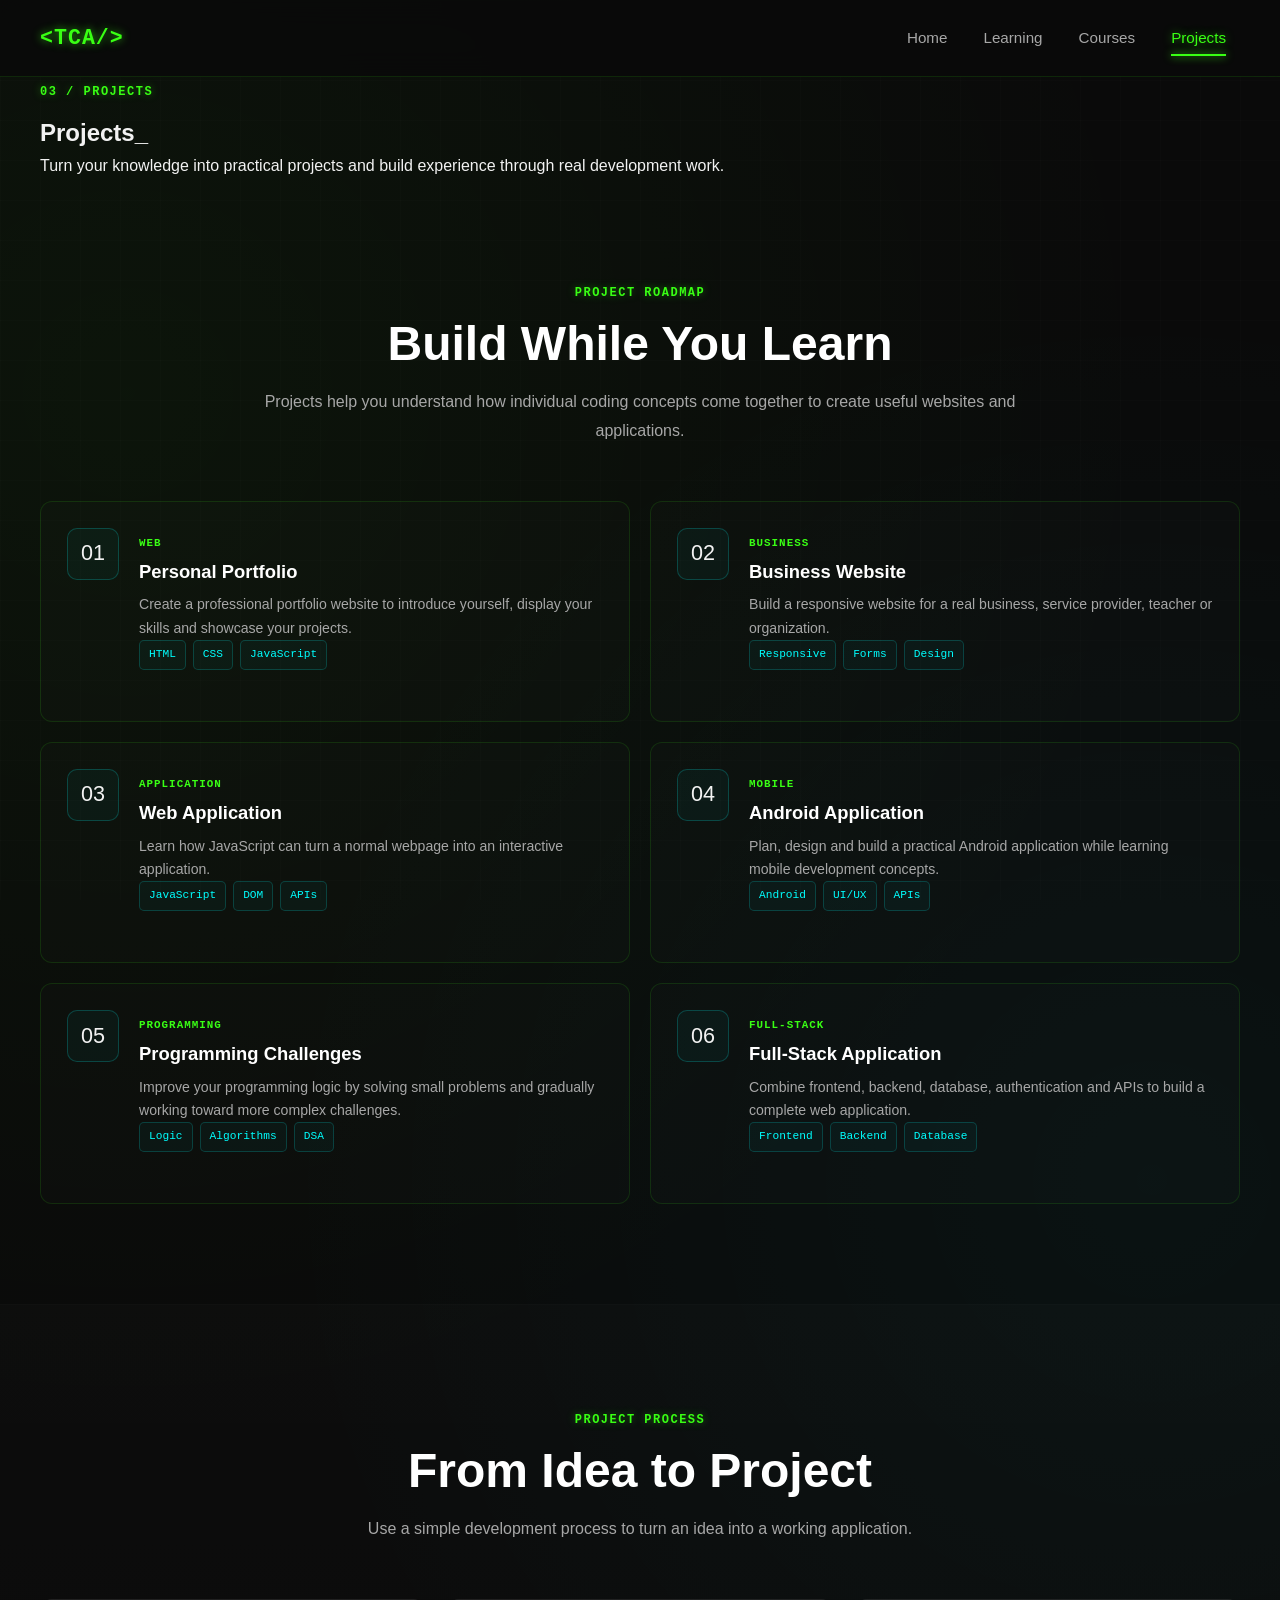
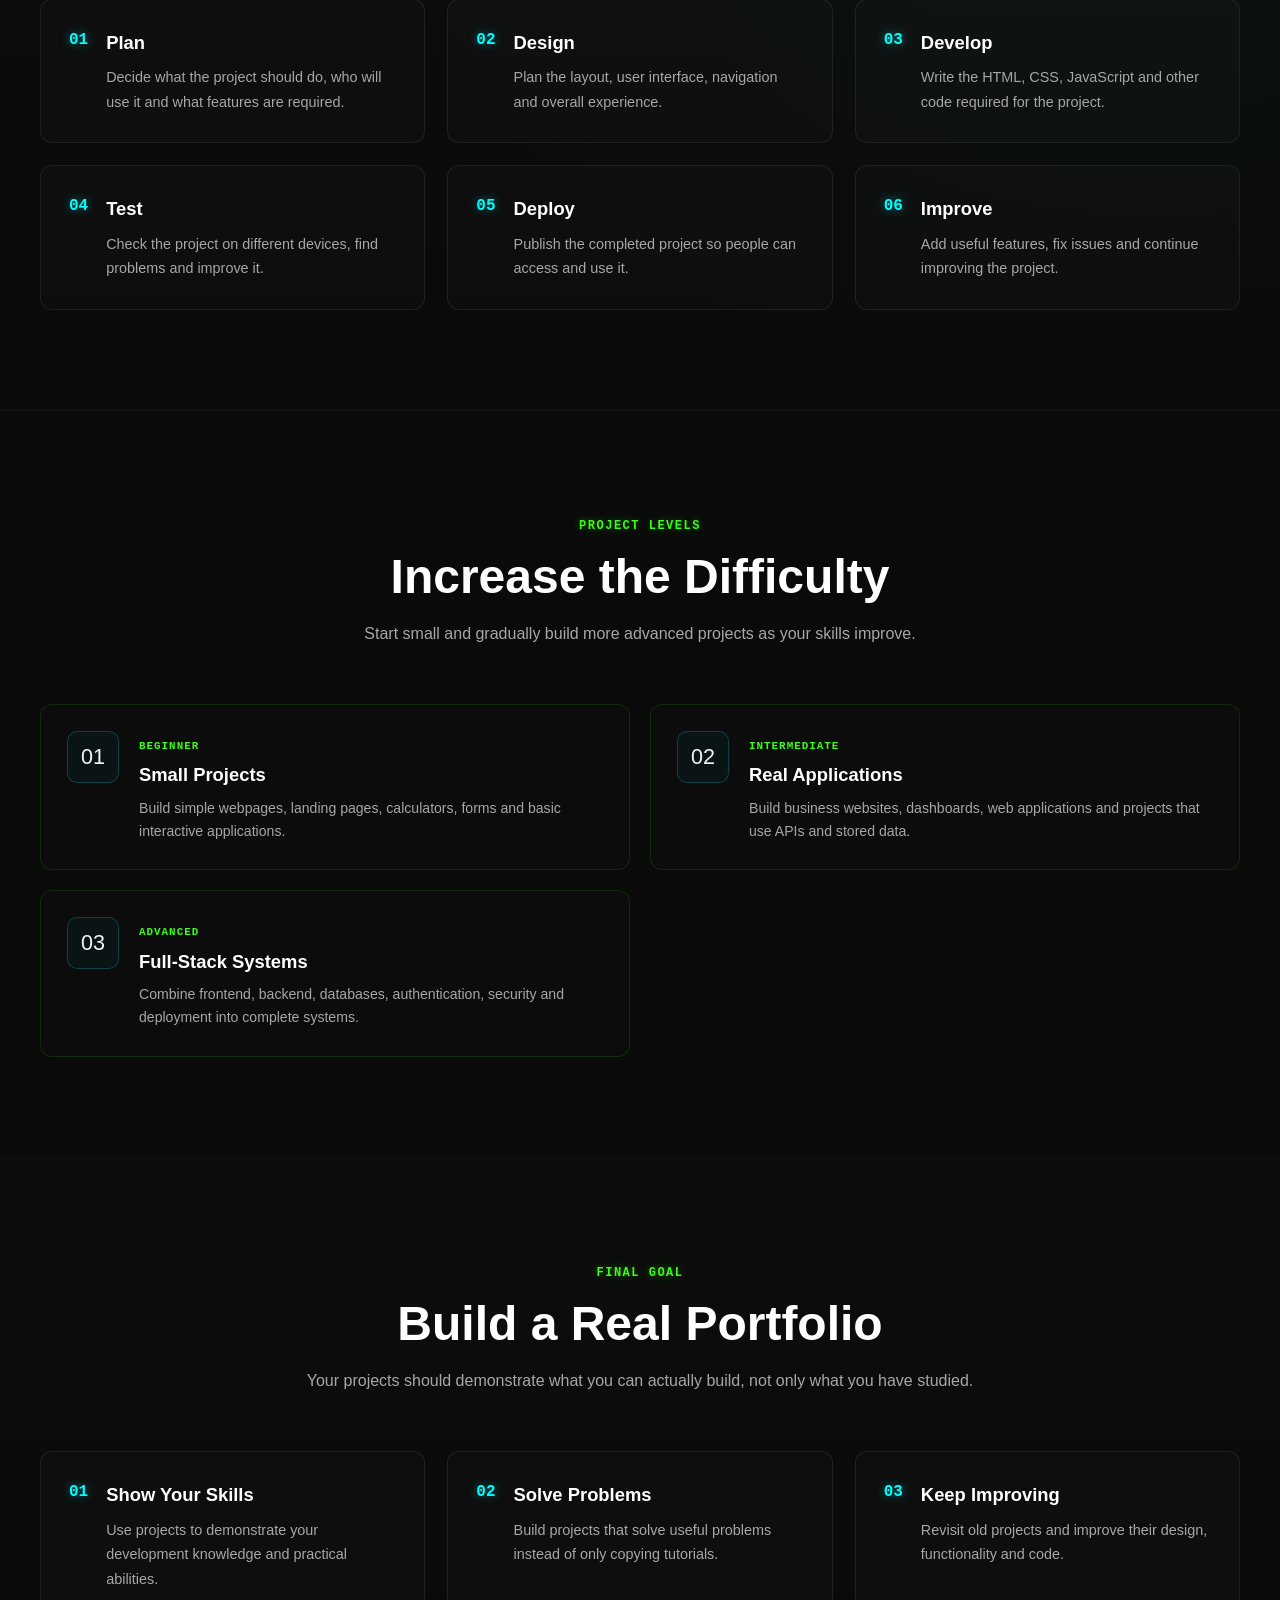
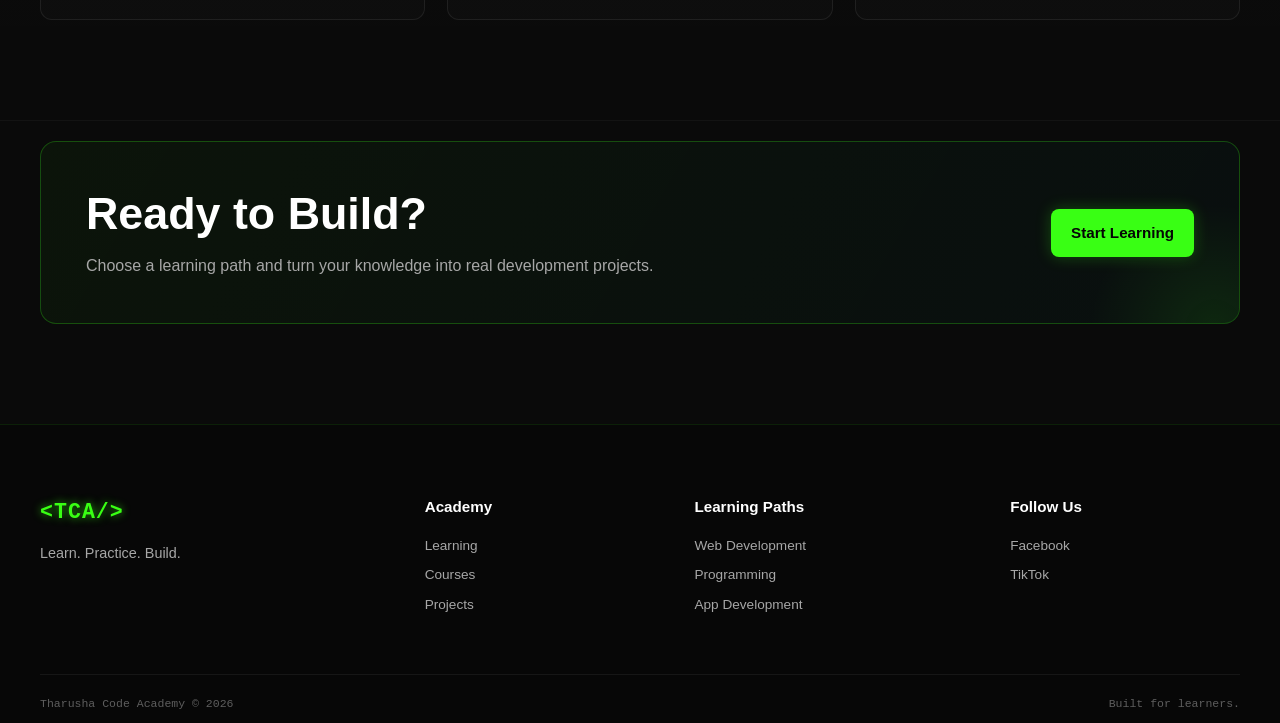
<file: projects.html>
<!DOCTYPE html>
<html lang="en">

<head>

    <!-- Google tag (gtag.js) -->
<script async src="https://www.googletagmanager.com/gtag/js?id=G-Q5ZT8JEK5D"></script>
<script>
  window.dataLayer = window.dataLayer || [];
  function gtag(){dataLayer.push(arguments);}
  gtag('js', new Date());

  gtag('config', 'G-Q5ZT8JEK5D');
</script>

    <!--
    ==================================================
    BASIC PAGE INFORMATION
    ==================================================
    -->

    <meta charset="UTF-8">

    <meta
        name="viewport"
        content="width=device-width, initial-scale=1.0"
    >

    <meta
        name="description"
        content="Tharusha Code Academy Projects - Build websites, web applications, programming projects and Android applications."
    >

    <meta
        name="author"
        content="Tharusha Code Academy"
    >

    <title>Projects | Tharusha Code Academy</title>


    <!--
    ==================================================
    MAIN STYLESHEET
    ==================================================
    -->

    <link
        rel="stylesheet"
        href="style.css"
    >

</head>


<body>


    <!--
    ==================================================
    HEADER
    ==================================================
    -->

    <header class="site-header">

        <div class="container header-container">

            <a
                href="index.html"
                class="logo"
                aria-label="Tharusha Code Academy Home"
            >
                &lt;TCA/&gt;
            </a>


            <button
                class="menu-toggle"
                type="button"
                aria-label="Open navigation"
                aria-expanded="false"
            >
                ☰
            </button>


            <nav
                class="main-nav"
                aria-label="Main navigation"
            >

                <a href="index.html">
                    Home
                </a>

                <a href="learning.html">
                    Learning
                </a>

                <a href="courses.html">
                    Courses
                </a>

                <a
                    href="projects.html"
                    class="active"
                >
                    Projects
                </a>

            </nav>

        </div>

    </header>


    <!--
    ==================================================
    MAIN CONTENT
    ==================================================
    -->

    <main>


        <!--
        ==================================================
        PAGE HERO
        ==================================================
        -->

        <section class="page-hero">

            <div class="container">

                <span class="section-label">
                    03 / PROJECTS
                </span>

                <h1>
                    Projects_
                </h1>

                <p>
                    Turn your knowledge into practical projects
                    and build experience through real development work.
                </p>

            </div>

        </section>


        <!--
        ==================================================
        PROJECT INTRODUCTION
        ==================================================
        -->

        <section class="section">

            <div class="container">

                <div class="section-heading">

                    <span class="section-label">
                        PROJECT ROADMAP
                    </span>

                    <h2>
                        Build While You Learn
                    </h2>

                    <p>
                        Projects help you understand how individual
                        coding concepts come together to create useful
                        websites and applications.
                    </p>

                </div>


                <div class="project-preview-grid">


                    <!--
                    ==========================================
                    PROJECT 01
                    ==========================================
                    -->

                    <article class="project-preview">

                        <div class="project-preview-icon">
                            01
                        </div>

                        <div>

                            <span class="project-type">
                                WEB
                            </span>

                            <h3>
                                Personal Portfolio
                            </h3>

                            <p>
                                Create a professional portfolio
                                website to introduce yourself,
                                display your skills and showcase
                                your projects.
                            </p>

                            <div class="path-tags">

                                <span>
                                    HTML
                                </span>

                                <span>
                                    CSS
                                </span>

                                <span>
                                    JavaScript
                                </span>

                            </div>

                        </div>

                    </article>


                    <!--
                    ==========================================
                    PROJECT 02
                    ==========================================
                    -->

                    <article class="project-preview">

                        <div class="project-preview-icon">
                            02
                        </div>

                        <div>

                            <span class="project-type">
                                BUSINESS
                            </span>

                            <h3>
                                Business Website
                            </h3>

                            <p>
                                Build a responsive website for
                                a real business, service provider,
                                teacher or organization.
                            </p>

                            <div class="path-tags">

                                <span>
                                    Responsive
                                </span>

                                <span>
                                    Forms
                                </span>

                                <span>
                                    Design
                                </span>

                            </div>

                        </div>

                    </article>


                    <!--
                    ==========================================
                    PROJECT 03
                    ==========================================
                    -->

                    <article class="project-preview">

                        <div class="project-preview-icon">
                            03
                        </div>

                        <div>

                            <span class="project-type">
                                APPLICATION
                            </span>

                            <h3>
                                Web Application
                            </h3>

                            <p>
                                Learn how JavaScript can turn a
                                normal webpage into an interactive
                                application.
                            </p>

                            <div class="path-tags">

                                <span>
                                    JavaScript
                                </span>

                                <span>
                                    DOM
                                </span>

                                <span>
                                    APIs
                                </span>

                            </div>

                        </div>

                    </article>


                    <!--
                    ==========================================
                    PROJECT 04
                    ==========================================
                    -->

                    <article class="project-preview">

                        <div class="project-preview-icon">
                            04
                        </div>

                        <div>

                            <span class="project-type">
                                MOBILE
                            </span>

                            <h3>
                                Android Application
                            </h3>

                            <p>
                                Plan, design and build a practical
                                Android application while learning
                                mobile development concepts.
                            </p>

                            <div class="path-tags">

                                <span>
                                    Android
                                </span>

                                <span>
                                    UI/UX
                                </span>

                                <span>
                                    APIs
                                </span>

                            </div>

                        </div>

                    </article>


                    <!--
                    ==========================================
                    PROJECT 05
                    ==========================================
                    -->

                    <article class="project-preview">

                        <div class="project-preview-icon">
                            05
                        </div>

                        <div>

                            <span class="project-type">
                                PROGRAMMING
                            </span>

                            <h3>
                                Programming Challenges
                            </h3>

                            <p>
                                Improve your programming logic by
                                solving small problems and gradually
                                working toward more complex challenges.
                            </p>

                            <div class="path-tags">

                                <span>
                                    Logic
                                </span>

                                <span>
                                    Algorithms
                                </span>

                                <span>
                                    DSA
                                </span>

                            </div>

                        </div>

                    </article>


                    <!--
                    ==========================================
                    PROJECT 06
                    ==========================================
                    -->

                    <article class="project-preview">

                        <div class="project-preview-icon">
                            06
                        </div>

                        <div>

                            <span class="project-type">
                                FULL-STACK
                            </span>

                            <h3>
                                Full-Stack Application
                            </h3>

                            <p>
                                Combine frontend, backend, database,
                                authentication and APIs to build a
                                complete web application.
                            </p>

                            <div class="path-tags">

                                <span>
                                    Frontend
                                </span>

                                <span>
                                    Backend
                                </span>

                                <span>
                                    Database
                                </span>

                            </div>

                        </div>

                    </article>


                </div>

            </div>

        </section>


        <!--
        ==================================================
        PROJECT DEVELOPMENT PROCESS
        ==================================================
        -->

        <section class="section section-dark">

            <div class="container">

                <div class="section-heading">

                    <span class="section-label">
                        PROJECT PROCESS
                    </span>

                    <h2>
                        From Idea to Project
                    </h2>

                    <p>
                        Use a simple development process to turn
                        an idea into a working application.
                    </p>

                </div>


                <div class="feature-grid">


                    <!-- STEP 01 -->

                    <article class="feature-item">

                        <span class="feature-number">
                            01
                        </span>

                        <div>

                            <h3>
                                Plan
                            </h3>

                            <p>
                                Decide what the project should do,
                                who will use it and what features
                                are required.
                            </p>

                        </div>

                    </article>


                    <!-- STEP 02 -->

                    <article class="feature-item">

                        <span class="feature-number">
                            02
                        </span>

                        <div>

                            <h3>
                                Design
                            </h3>

                            <p>
                                Plan the layout, user interface,
                                navigation and overall experience.
                            </p>

                        </div>

                    </article>


                    <!-- STEP 03 -->

                    <article class="feature-item">

                        <span class="feature-number">
                            03
                        </span>

                        <div>

                            <h3>
                                Develop
                            </h3>

                            <p>
                                Write the HTML, CSS, JavaScript
                                and other code required for the project.
                            </p>

                        </div>

                    </article>


                    <!-- STEP 04 -->

                    <article class="feature-item">

                        <span class="feature-number">
                            04
                        </span>

                        <div>

                            <h3>
                                Test
                            </h3>

                            <p>
                                Check the project on different
                                devices, find problems and improve it.
                            </p>

                        </div>

                    </article>


                    <!-- STEP 05 -->

                    <article class="feature-item">

                        <span class="feature-number">
                            05
                        </span>

                        <div>

                            <h3>
                                Deploy
                            </h3>

                            <p>
                                Publish the completed project so
                                people can access and use it.
                            </p>

                        </div>

                    </article>


                    <!-- STEP 06 -->

                    <article class="feature-item">

                        <span class="feature-number">
                            06
                        </span>

                        <div>

                            <h3>
                                Improve
                            </h3>

                            <p>
                                Add useful features, fix issues
                                and continue improving the project.
                            </p>

                        </div>

                    </article>


                </div>

            </div>

        </section>


        <!--
        ==================================================
        PROJECT LEVELS
        ==================================================
        -->

        <section class="section">

            <div class="container">

                <div class="section-heading">

                    <span class="section-label">
                        PROJECT LEVELS
                    </span>

                    <h2>
                        Increase the Difficulty
                    </h2>

                    <p>
                        Start small and gradually build more
                        advanced projects as your skills improve.
                    </p>

                </div>


                <div class="project-preview-grid">


                    <!-- BEGINNER -->

                    <article class="project-preview">

                        <div class="project-preview-icon">
                            01
                        </div>

                        <div>

                            <span class="project-type">
                                BEGINNER
                            </span>

                            <h3>
                                Small Projects
                            </h3>

                            <p>
                                Build simple webpages, landing
                                pages, calculators, forms and
                                basic interactive applications.
                            </p>

                        </div>

                    </article>


                    <!-- INTERMEDIATE -->

                    <article class="project-preview">

                        <div class="project-preview-icon">
                            02
                        </div>

                        <div>

                            <span class="project-type">
                                INTERMEDIATE
                            </span>

                            <h3>
                                Real Applications
                            </h3>

                            <p>
                                Build business websites, dashboards,
                                web applications and projects that
                                use APIs and stored data.
                            </p>

                        </div>

                    </article>


                    <!-- ADVANCED -->

                    <article class="project-preview">

                        <div class="project-preview-icon">
                            03
                        </div>

                        <div>

                            <span class="project-type">
                                ADVANCED
                            </span>

                            <h3>
                                Full-Stack Systems
                            </h3>

                            <p>
                                Combine frontend, backend, databases,
                                authentication, security and deployment
                                into complete systems.
                            </p>

                        </div>

                    </article>


                </div>

            </div>

        </section>


        <!--
        ==================================================
        PROJECT GOAL
        ==================================================
        -->

        <section class="section section-dark">

            <div class="container">

                <div class="section-heading">

                    <span class="section-label">
                        FINAL GOAL
                    </span>

                    <h2>
                        Build a Real Portfolio
                    </h2>

                    <p>
                        Your projects should demonstrate what you
                        can actually build, not only what you have
                        studied.
                    </p>

                </div>


                <div class="feature-grid">


                    <article class="feature-item">

                        <span class="feature-number">
                            01
                        </span>

                        <div>

                            <h3>
                                Show Your Skills
                            </h3>

                            <p>
                                Use projects to demonstrate your
                                development knowledge and practical
                                abilities.
                            </p>

                        </div>

                    </article>


                    <article class="feature-item">

                        <span class="feature-number">
                            02
                        </span>

                        <div>

                            <h3>
                                Solve Problems
                            </h3>

                            <p>
                                Build projects that solve useful
                                problems instead of only copying
                                tutorials.
                            </p>

                        </div>

                    </article>


                    <article class="feature-item">

                        <span class="feature-number">
                            03
                        </span>

                        <div>

                            <h3>
                                Keep Improving
                            </h3>

                            <p>
                                Revisit old projects and improve
                                their design, functionality and code.
                            </p>

                        </div>

                    </article>


                </div>

            </div>

        </section>


        <!--
        ==================================================
        FINAL CTA
        ==================================================
        -->

        <section class="cta-section">

            <div class="container">

                <div class="cta-box">

                    <div class="cta-content">

                        <h2>
                            Ready to Build?
                        </h2>

                        <p>
                            Choose a learning path and turn your
                            knowledge into real development projects.
                        </p>

                    </div>


                    <a
                        href="learning.html"
                        class="btn btn-primary"
                    >
                        Start Learning
                    </a>

                </div>

            </div>

        </section>


    </main>


    <!--
    ==================================================
    FOOTER
    ==================================================
    -->

    <footer class="site-footer">

        <div class="container">


            <div class="footer-main">


                <!-- BRAND -->

                <div class="footer-brand">

                    <a
                        href="index.html"
                        class="logo"
                    >
                        &lt;TCA/&gt;
                    </a>

                    <p>
                        Learn. Practice. Build.
                    </p>

                </div>


                <!-- ACADEMY LINKS -->

                <div class="footer-links">

                    <h3>
                        Academy
                    </h3>

                    <a href="learning.html">
                        Learning
                    </a>

                    <a href="courses.html">
                        Courses
                    </a>

                    <a href="projects.html">
                        Projects
                    </a>

                </div>


                <!-- LEARNING PATHS -->

                <div class="footer-links">

                    <h3>
                        Learning Paths
                    </h3>

                    <a href="web-development.html">
                        Web Development
                    </a>

                    <a href="programming.html">
                        Programming
                    </a>

                    <a href="app-development.html">
                        App Development
                    </a>

                </div>


                <!-- SOCIAL LINKS -->

                <div class="footer-social">

                    <h3>
                        Follow Us
                    </h3>

                    <div class="social-links">

                        <a
                            href="https://www.facebook.com/tharushwebdesign"
                            target="_blank"
                            rel="noopener noreferrer"
                        >
                            Facebook
                        </a>

                        <a
                            href="https://www.tiktok.com/@tharusha.webdeve"
                            target="_blank"
                            rel="noopener noreferrer"
                        >
                            TikTok
                        </a>

                    </div>

                </div>


            </div>


            <div class="footer-bottom">

                <p>
                    Tharusha Code Academy © 2026
                </p>

                <p>
                    Built for learners.
                </p>

            </div>


        </div>

    </footer>


    <!--
    ==================================================
    JAVASCRIPT
    ==================================================
    -->

    <script src="script.js"></script>


</body>

</html>
</file>
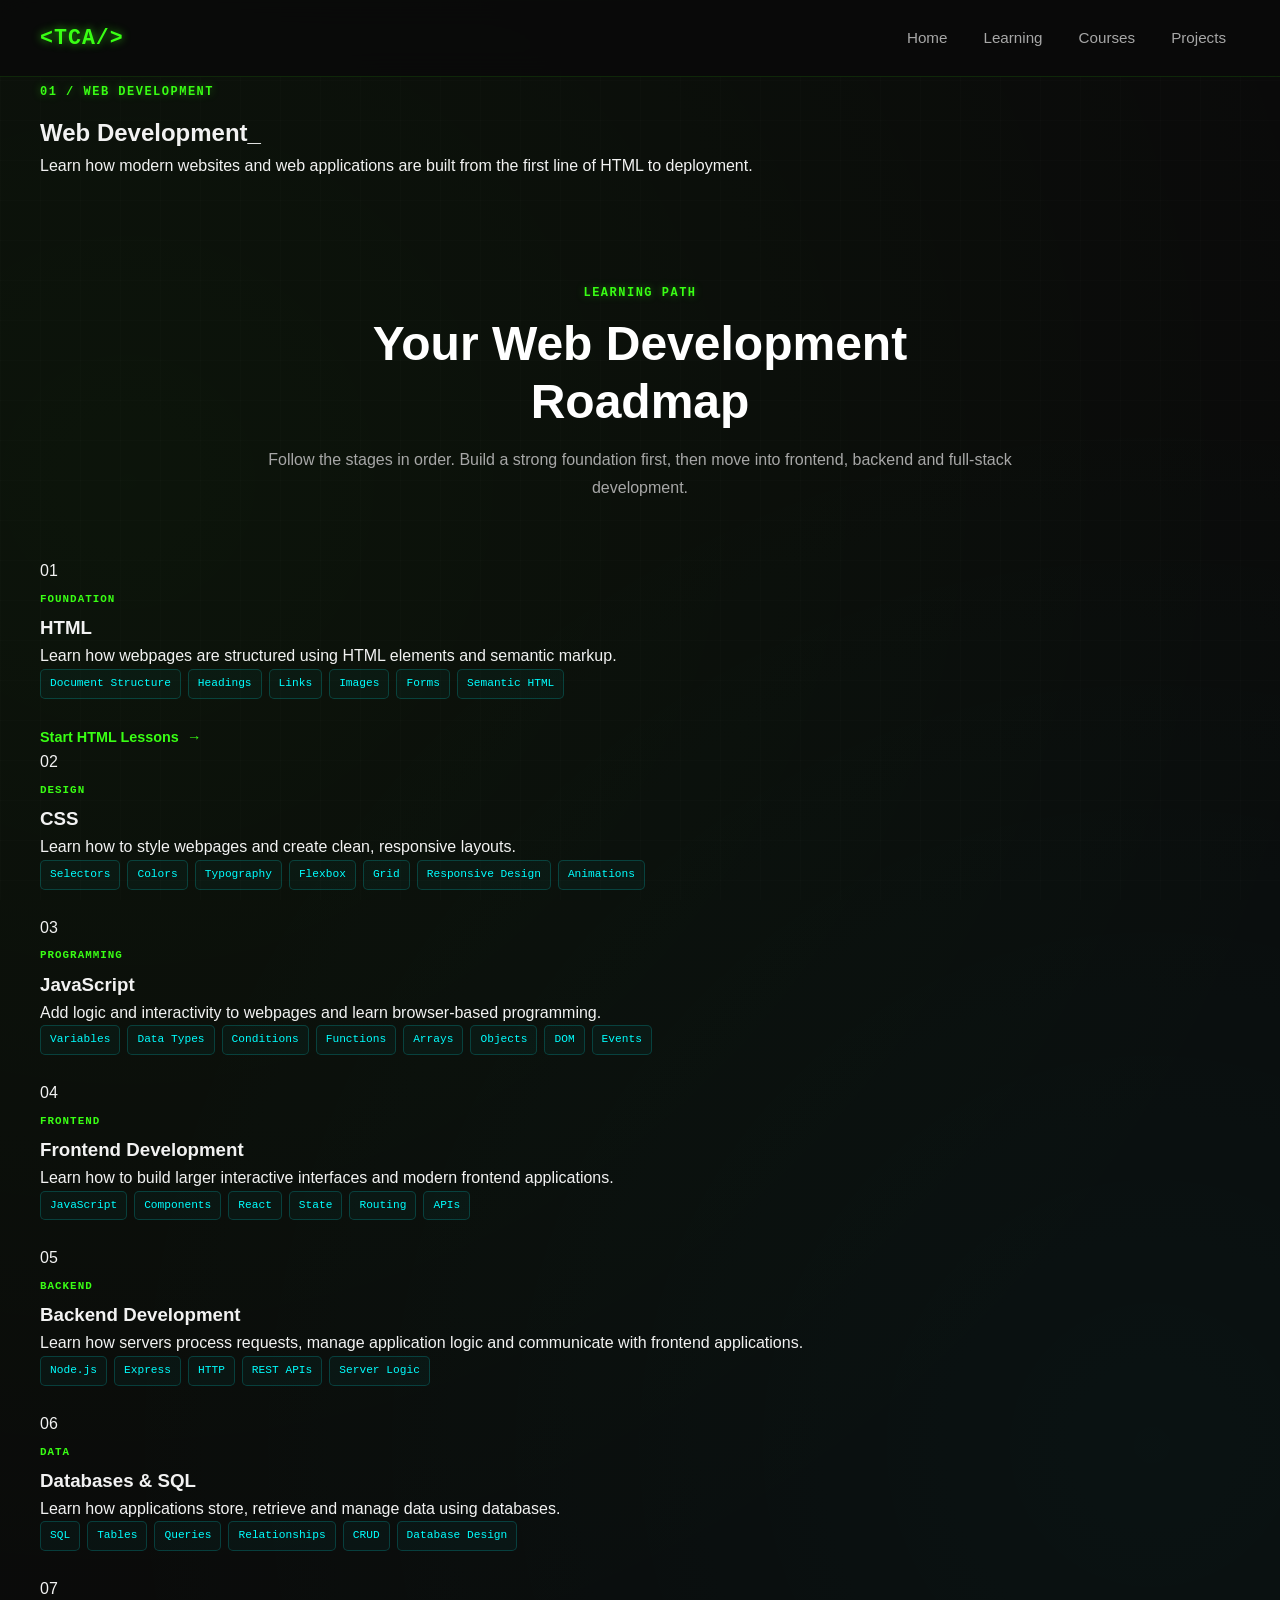
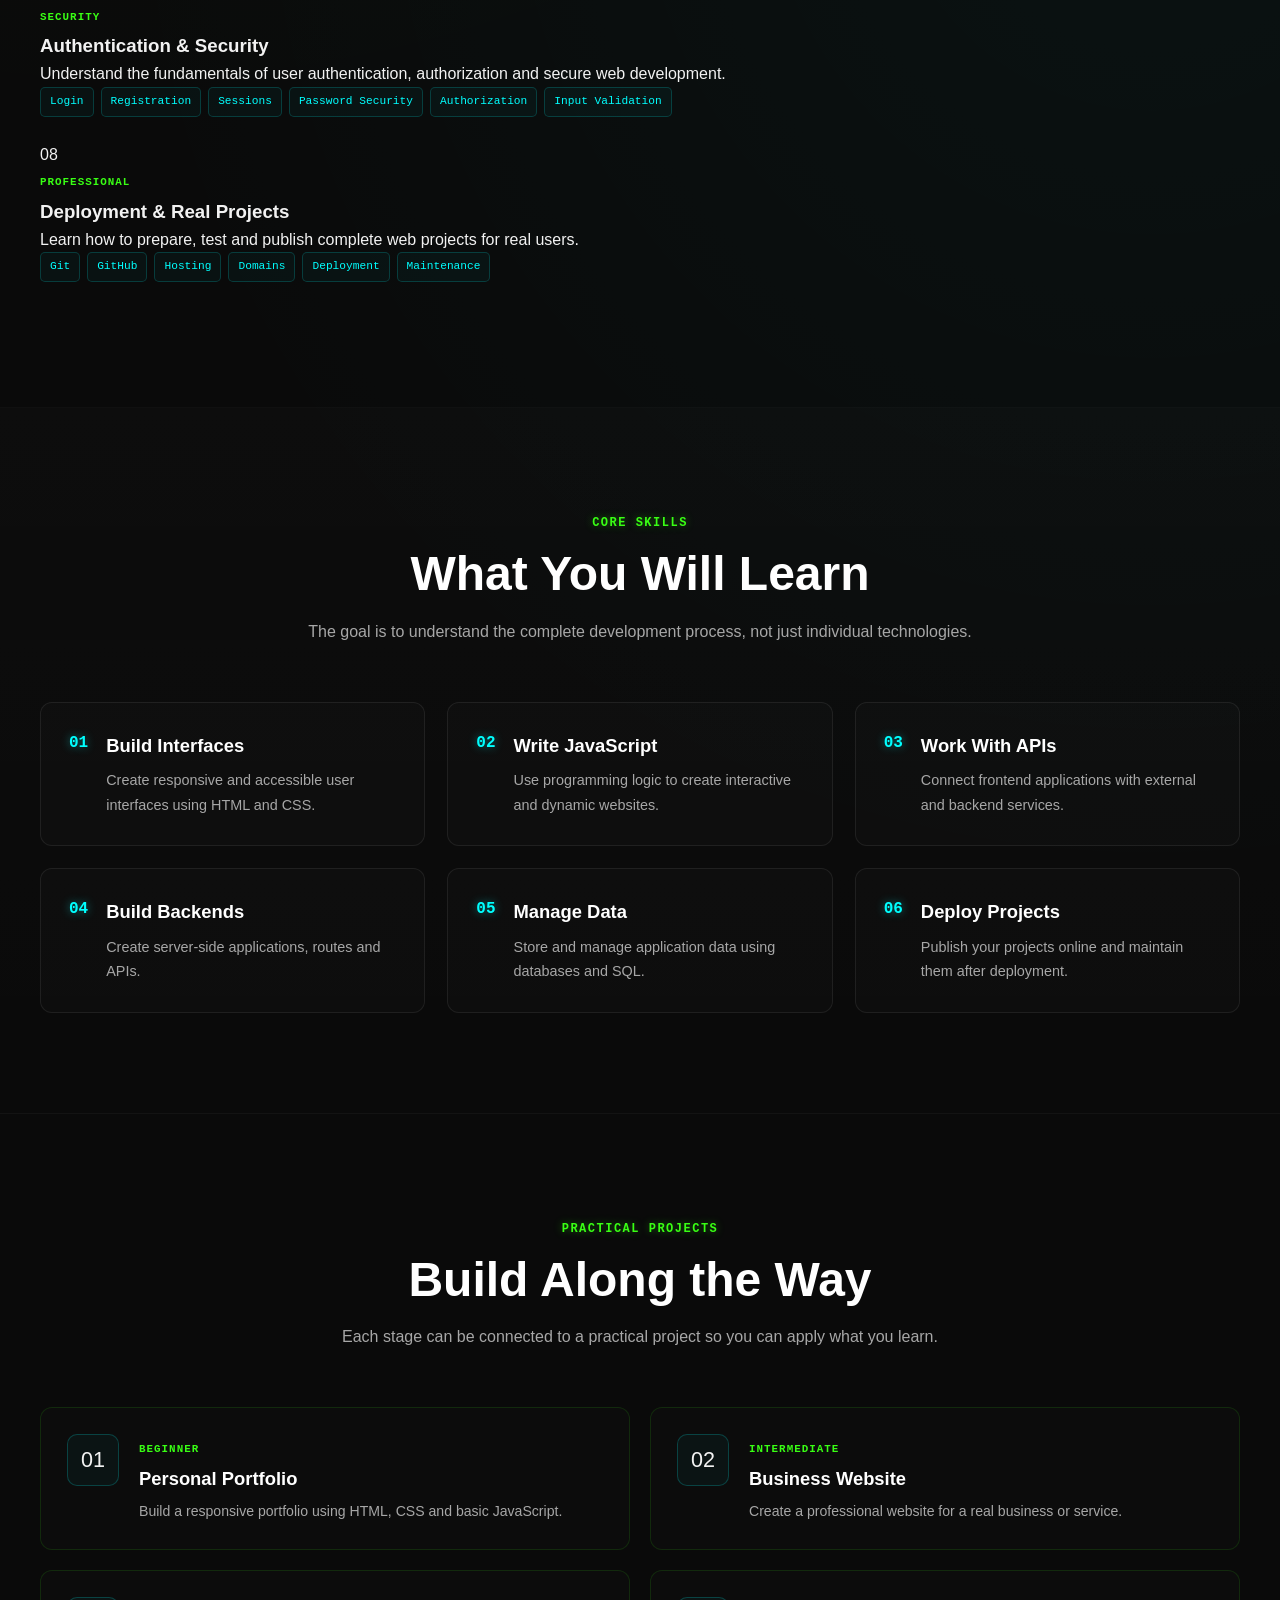
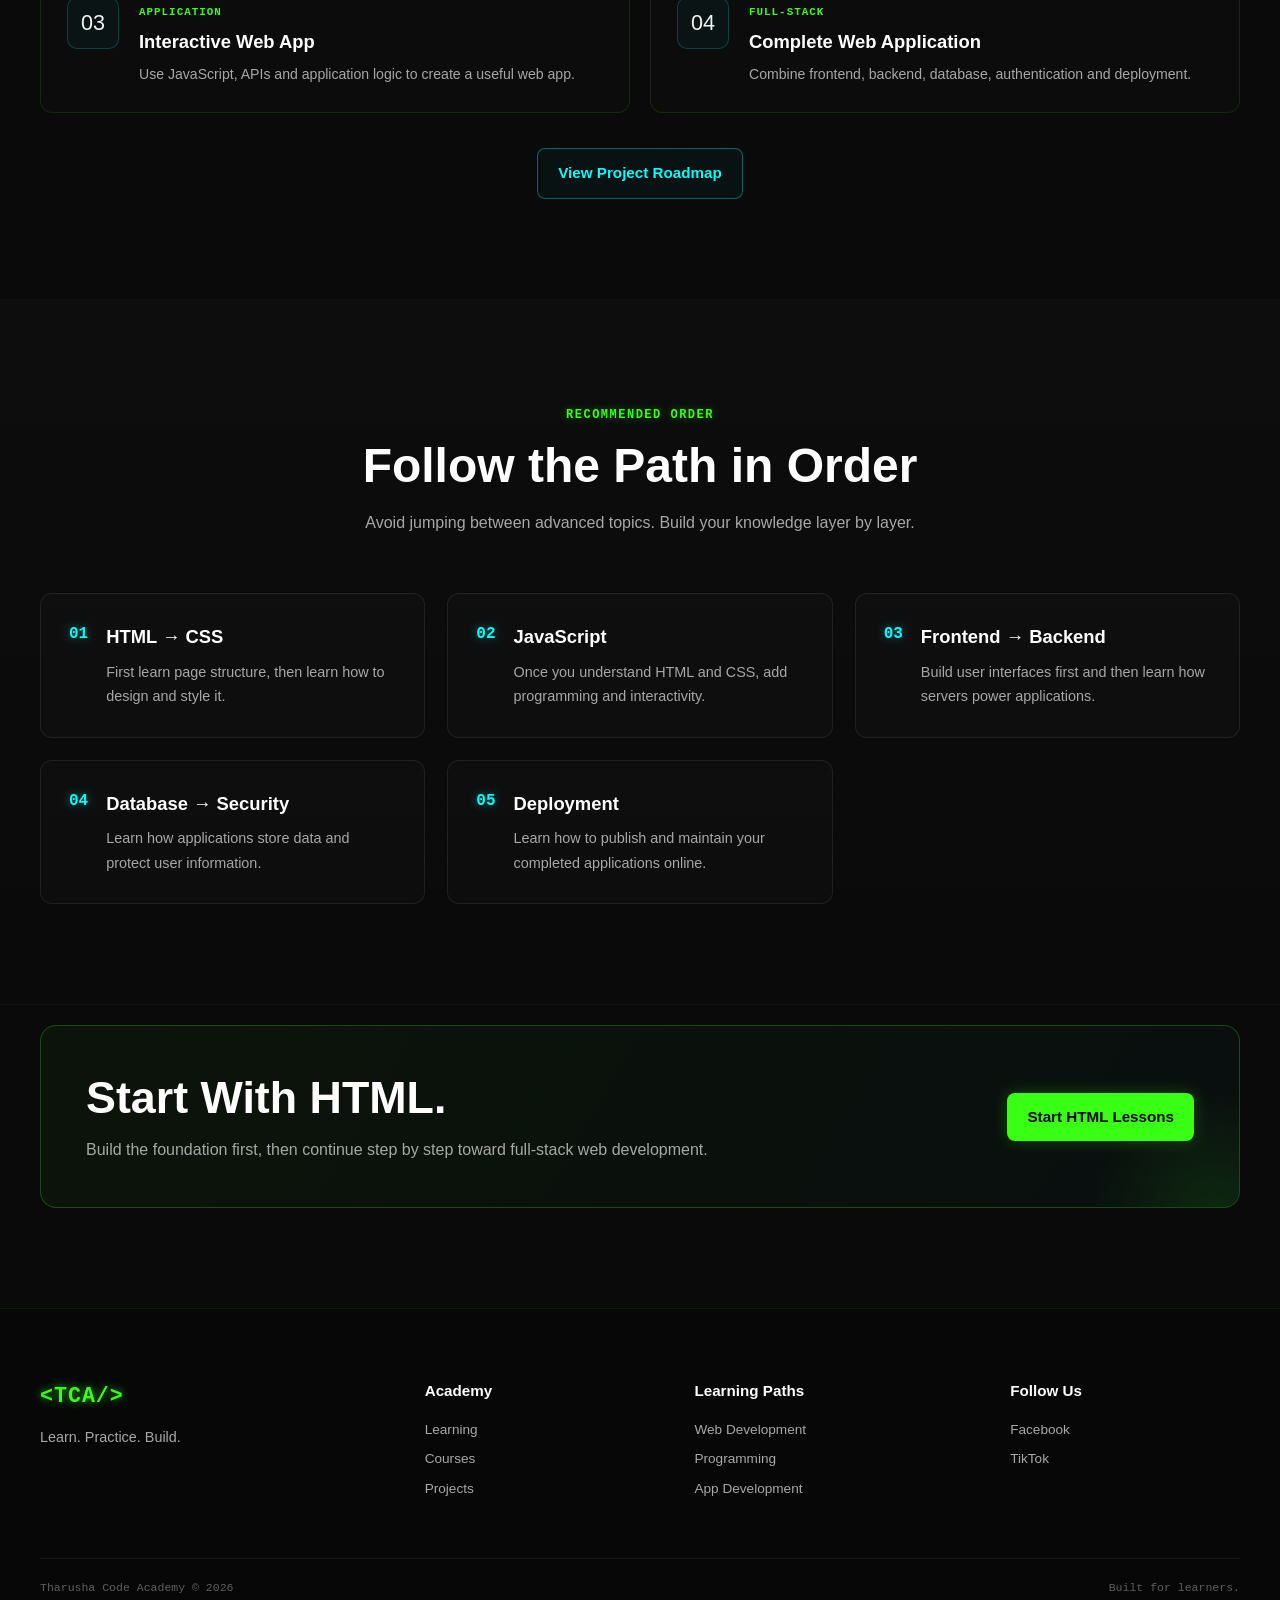
<file: web-development.html>
<!DOCTYPE html>
<html lang="en">

<head>

    <!-- Google tag (gtag.js) -->
<script async src="https://www.googletagmanager.com/gtag/js?id=G-Q5ZT8JEK5D"></script>
<script>
  window.dataLayer = window.dataLayer || [];
  function gtag(){dataLayer.push(arguments);}
  gtag('js', new Date());

  gtag('config', 'G-Q5ZT8JEK5D');
</script>

    <!--
    ==================================================
    BASIC PAGE INFORMATION
    ==================================================
    -->

    <meta charset="UTF-8">

    <meta
        name="viewport"
        content="width=device-width, initial-scale=1.0"
    >

    <meta
        name="description"
        content="Tharusha Code Academy Web Development Path - Learn HTML, CSS, JavaScript, Frontend, Backend, Databases, Security and Deployment."
    >

    <meta
        name="author"
        content="Tharusha Code Academy"
    >

    <title>Web Development | Tharusha Code Academy</title>


    <!--
    ==================================================
    MAIN STYLESHEET
    ==================================================
    -->

    <link
        rel="stylesheet"
        href="style.css"
    >

</head>


<body>


    <!--
    ==================================================
    HEADER
    ==================================================
    -->

    <header class="site-header">

        <div class="container header-container">

            <a
                href="index.html"
                class="logo"
                aria-label="Tharusha Code Academy Home"
            >
                &lt;TCA/&gt;
            </a>


            <button
                class="menu-toggle"
                type="button"
                aria-label="Open navigation"
                aria-expanded="false"
            >
                ☰
            </button>


            <nav
                class="main-nav"
                aria-label="Main navigation"
            >

                <a href="index.html">
                    Home
                </a>

                <a href="learning.html">
                    Learning
                </a>

                <a href="courses.html">
                    Courses
                </a>

                <a href="projects.html">
                    Projects
                </a>

            </nav>

        </div>

    </header>


    <!--
    ==================================================
    MAIN CONTENT
    ==================================================
    -->

    <main>


        <!--
        ==================================================
        PAGE HERO
        ==================================================
        -->

        <section class="page-hero">

            <div class="container">

                <span class="section-label">
                    01 / WEB DEVELOPMENT
                </span>

                <h1>
                    Web Development_
                </h1>

                <p>
                    Learn how modern websites and web applications
                    are built from the first line of HTML to deployment.
                </p>

            </div>

        </section>


        <!--
        ==================================================
        WEB DEVELOPMENT INTRO
        ==================================================
        -->

        <section class="section">

            <div class="container">

                <div class="section-heading">

                    <span class="section-label">
                        LEARNING PATH
                    </span>

                    <h2>
                        Your Web Development Roadmap
                    </h2>

                    <p>
                        Follow the stages in order. Build a strong
                        foundation first, then move into frontend,
                        backend and full-stack development.
                    </p>

                </div>


                <div class="roadmap-list">


                    <!--
                    ==========================================
                    STEP 01 — HTML
                    ==========================================
                    -->

                    <article class="roadmap-step">

                        <div class="roadmap-number">
                            01
                        </div>

                        <div class="roadmap-content">

                            <span class="project-type">
                                FOUNDATION
                            </span>

                            <h3>
                                HTML
                            </h3>

                            <p>
                                Learn how webpages are structured
                                using HTML elements and semantic markup.
                            </p>

                            <div class="path-tags">

                                <span>
                                    Document Structure
                                </span>

                                <span>
                                    Headings
                                </span>

                                <span>
                                    Links
                                </span>

                                <span>
                                    Images
                                </span>

                                <span>
                                    Forms
                                </span>

                                <span>
                                    Semantic HTML
                                </span>

                            </div>

                            <a
                                href="html-lessons.html"
                                class="card-link"
                            >
                                Start HTML Lessons
                                <span>→</span>
                            </a>

                        </div>

                    </article>


                    <!--
                    ==========================================
                    STEP 02 — CSS
                    ==========================================
                    -->

                    <article class="roadmap-step">

                        <div class="roadmap-number">
                            02
                        </div>

                        <div class="roadmap-content">

                            <span class="project-type">
                                DESIGN
                            </span>

                            <h3>
                                CSS
                            </h3>

                            <p>
                                Learn how to style webpages and
                                create clean, responsive layouts.
                            </p>

                            <div class="path-tags">

                                <span>
                                    Selectors
                                </span>

                                <span>
                                    Colors
                                </span>

                                <span>
                                    Typography
                                </span>

                                <span>
                                    Flexbox
                                </span>

                                <span>
                                    Grid
                                </span>

                                <span>
                                    Responsive Design
                                </span>

                                <span>
                                    Animations
                                </span>

                            </div>

                        </div>

                    </article>


                    <!--
                    ==========================================
                    STEP 03 — JAVASCRIPT
                    ==========================================
                    -->

                    <article class="roadmap-step">

                        <div class="roadmap-number">
                            03
                        </div>

                        <div class="roadmap-content">

                            <span class="project-type">
                                PROGRAMMING
                            </span>

                            <h3>
                                JavaScript
                            </h3>

                            <p>
                                Add logic and interactivity to
                                webpages and learn browser-based
                                programming.
                            </p>

                            <div class="path-tags">

                                <span>
                                    Variables
                                </span>

                                <span>
                                    Data Types
                                </span>

                                <span>
                                    Conditions
                                </span>

                                <span>
                                    Functions
                                </span>

                                <span>
                                    Arrays
                                </span>

                                <span>
                                    Objects
                                </span>

                                <span>
                                    DOM
                                </span>

                                <span>
                                    Events
                                </span>

                            </div>

                        </div>

                    </article>


                    <!--
                    ==========================================
                    STEP 04 — FRONTEND
                    ==========================================
                    -->

                    <article class="roadmap-step">

                        <div class="roadmap-number">
                            04
                        </div>

                        <div class="roadmap-content">

                            <span class="project-type">
                                FRONTEND
                            </span>

                            <h3>
                                Frontend Development
                            </h3>

                            <p>
                                Learn how to build larger interactive
                                interfaces and modern frontend applications.
                            </p>

                            <div class="path-tags">

                                <span>
                                    JavaScript
                                </span>

                                <span>
                                    Components
                                </span>

                                <span>
                                    React
                                </span>

                                <span>
                                    State
                                </span>

                                <span>
                                    Routing
                                </span>

                                <span>
                                    APIs
                                </span>

                            </div>

                        </div>

                    </article>


                    <!--
                    ==========================================
                    STEP 05 — BACKEND
                    ==========================================
                    -->

                    <article class="roadmap-step">

                        <div class="roadmap-number">
                            05
                        </div>

                        <div class="roadmap-content">

                            <span class="project-type">
                                BACKEND
                            </span>

                            <h3>
                                Backend Development
                            </h3>

                            <p>
                                Learn how servers process requests,
                                manage application logic and communicate
                                with frontend applications.
                            </p>

                            <div class="path-tags">

                                <span>
                                    Node.js
                                </span>

                                <span>
                                    Express
                                </span>

                                <span>
                                    HTTP
                                </span>

                                <span>
                                    REST APIs
                                </span>

                                <span>
                                    Server Logic
                                </span>

                            </div>

                        </div>

                    </article>


                    <!--
                    ==========================================
                    STEP 06 — DATABASES
                    ==========================================
                    -->

                    <article class="roadmap-step">

                        <div class="roadmap-number">
                            06
                        </div>

                        <div class="roadmap-content">

                            <span class="project-type">
                                DATA
                            </span>

                            <h3>
                                Databases &amp; SQL
                            </h3>

                            <p>
                                Learn how applications store, retrieve
                                and manage data using databases.
                            </p>

                            <div class="path-tags">

                                <span>
                                    SQL
                                </span>

                                <span>
                                    Tables
                                </span>

                                <span>
                                    Queries
                                </span>

                                <span>
                                    Relationships
                                </span>

                                <span>
                                    CRUD
                                </span>

                                <span>
                                    Database Design
                                </span>

                            </div>

                        </div>

                    </article>


                    <!--
                    ==========================================
                    STEP 07 — SECURITY
                    ==========================================
                    -->

                    <article class="roadmap-step">

                        <div class="roadmap-number">
                            07
                        </div>

                        <div class="roadmap-content">

                            <span class="project-type">
                                SECURITY
                            </span>

                            <h3>
                                Authentication &amp; Security
                            </h3>

                            <p>
                                Understand the fundamentals of user
                                authentication, authorization and
                                secure web development.
                            </p>

                            <div class="path-tags">

                                <span>
                                    Login
                                </span>

                                <span>
                                    Registration
                                </span>

                                <span>
                                    Sessions
                                </span>

                                <span>
                                    Password Security
                                </span>

                                <span>
                                    Authorization
                                </span>

                                <span>
                                    Input Validation
                                </span>

                            </div>

                        </div>

                    </article>


                    <!--
                    ==========================================
                    STEP 08 — DEPLOYMENT
                    ==========================================
                    -->

                    <article class="roadmap-step">

                        <div class="roadmap-number">
                            08
                        </div>

                        <div class="roadmap-content">

                            <span class="project-type">
                                PROFESSIONAL
                            </span>

                            <h3>
                                Deployment &amp; Real Projects
                            </h3>

                            <p>
                                Learn how to prepare, test and publish
                                complete web projects for real users.
                            </p>

                            <div class="path-tags">

                                <span>
                                    Git
                                </span>

                                <span>
                                    GitHub
                                </span>

                                <span>
                                    Hosting
                                </span>

                                <span>
                                    Domains
                                </span>

                                <span>
                                    Deployment
                                </span>

                                <span>
                                    Maintenance
                                </span>

                            </div>

                        </div>

                    </article>


                </div>

            </div>

        </section>


        <!--
        ==================================================
        SKILLS YOU WILL BUILD
        ==================================================
        -->

        <section class="section section-dark">

            <div class="container">

                <div class="section-heading">

                    <span class="section-label">
                        CORE SKILLS
                    </span>

                    <h2>
                        What You Will Learn
                    </h2>

                    <p>
                        The goal is to understand the complete
                        development process, not just individual
                        technologies.
                    </p>

                </div>


                <div class="feature-grid">


                    <article class="feature-item">

                        <span class="feature-number">
                            01
                        </span>

                        <div>

                            <h3>
                                Build Interfaces
                            </h3>

                            <p>
                                Create responsive and accessible
                                user interfaces using HTML and CSS.
                            </p>

                        </div>

                    </article>


                    <article class="feature-item">

                        <span class="feature-number">
                            02
                        </span>

                        <div>

                            <h3>
                                Write JavaScript
                            </h3>

                            <p>
                                Use programming logic to create
                                interactive and dynamic websites.
                            </p>

                        </div>

                    </article>


                    <article class="feature-item">

                        <span class="feature-number">
                            03
                        </span>

                        <div>

                            <h3>
                                Work With APIs
                            </h3>

                            <p>
                                Connect frontend applications
                                with external and backend services.
                            </p>

                        </div>

                    </article>


                    <article class="feature-item">

                        <span class="feature-number">
                            04
                        </span>

                        <div>

                            <h3>
                                Build Backends
                            </h3>

                            <p>
                                Create server-side applications,
                                routes and APIs.
                            </p>

                        </div>

                    </article>


                    <article class="feature-item">

                        <span class="feature-number">
                            05
                        </span>

                        <div>

                            <h3>
                                Manage Data
                            </h3>

                            <p>
                                Store and manage application data
                                using databases and SQL.
                            </p>

                        </div>

                    </article>


                    <article class="feature-item">

                        <span class="feature-number">
                            06
                        </span>

                        <div>

                            <h3>
                                Deploy Projects
                            </h3>

                            <p>
                                Publish your projects online and
                                maintain them after deployment.
                            </p>

                        </div>

                    </article>


                </div>

            </div>

        </section>


        <!--
        ==================================================
        PROJECT PRACTICE
        ==================================================
        -->

        <section class="section">

            <div class="container">

                <div class="section-heading">

                    <span class="section-label">
                        PRACTICAL PROJECTS
                    </span>

                    <h2>
                        Build Along the Way
                    </h2>

                    <p>
                        Each stage can be connected to a practical
                        project so you can apply what you learn.
                    </p>

                </div>


                <div class="project-preview-grid">


                    <article class="project-preview">

                        <div class="project-preview-icon">
                            01
                        </div>

                        <div>

                            <span class="project-type">
                                BEGINNER
                            </span>

                            <h3>
                                Personal Portfolio
                            </h3>

                            <p>
                                Build a responsive portfolio using
                                HTML, CSS and basic JavaScript.
                            </p>

                        </div>

                    </article>


                    <article class="project-preview">

                        <div class="project-preview-icon">
                            02
                        </div>

                        <div>

                            <span class="project-type">
                                INTERMEDIATE
                            </span>

                            <h3>
                                Business Website
                            </h3>

                            <p>
                                Create a professional website for
                                a real business or service.
                            </p>

                        </div>

                    </article>


                    <article class="project-preview">

                        <div class="project-preview-icon">
                            03
                        </div>

                        <div>

                            <span class="project-type">
                                APPLICATION
                            </span>

                            <h3>
                                Interactive Web App
                            </h3>

                            <p>
                                Use JavaScript, APIs and application
                                logic to create a useful web app.
                            </p>

                        </div>

                    </article>


                    <article class="project-preview">

                        <div class="project-preview-icon">
                            04
                        </div>

                        <div>

                            <span class="project-type">
                                FULL-STACK
                            </span>

                            <h3>
                                Complete Web Application
                            </h3>

                            <p>
                                Combine frontend, backend, database,
                                authentication and deployment.
                            </p>

                        </div>

                    </article>


                </div>


                <div class="center-button">

                    <a
                        href="projects.html"
                        class="btn btn-secondary"
                    >
                        View Project Roadmap
                    </a>

                </div>

            </div>

        </section>


        <!--
        ==================================================
        LEARNING ORDER
        ==================================================
        -->

        <section class="section section-dark">

            <div class="container">

                <div class="section-heading">

                    <span class="section-label">
                        RECOMMENDED ORDER
                    </span>

                    <h2>
                        Follow the Path in Order
                    </h2>

                    <p>
                        Avoid jumping between advanced topics.
                        Build your knowledge layer by layer.
                    </p>

                </div>


                <div class="feature-grid">


                    <article class="feature-item">

                        <span class="feature-number">
                            01
                        </span>

                        <div>

                            <h3>
                                HTML → CSS
                            </h3>

                            <p>
                                First learn page structure, then
                                learn how to design and style it.
                            </p>

                        </div>

                    </article>


                    <article class="feature-item">

                        <span class="feature-number">
                            02
                        </span>

                        <div>

                            <h3>
                                JavaScript
                            </h3>

                            <p>
                                Once you understand HTML and CSS,
                                add programming and interactivity.
                            </p>

                        </div>

                    </article>


                    <article class="feature-item">

                        <span class="feature-number">
                            03
                        </span>

                        <div>

                            <h3>
                                Frontend → Backend
                            </h3>

                            <p>
                                Build user interfaces first and
                                then learn how servers power applications.
                            </p>

                        </div>

                    </article>


                    <article class="feature-item">

                        <span class="feature-number">
                            04
                        </span>

                        <div>

                            <h3>
                                Database → Security
                            </h3>

                            <p>
                                Learn how applications store data
                                and protect user information.
                            </p>

                        </div>

                    </article>


                    <article class="feature-item">

                        <span class="feature-number">
                            05
                        </span>

                        <div>

                            <h3>
                                Deployment
                            </h3>

                            <p>
                                Learn how to publish and maintain
                                your completed applications online.
                            </p>

                        </div>

                    </article>


                </div>

            </div>

        </section>


        <!--
        ==================================================
        FINAL CTA
        ==================================================
        -->

        <section class="cta-section">

            <div class="container">

                <div class="cta-box">

                    <div class="cta-content">

                        <h2>
                            Start With HTML.
                        </h2>

                        <p>
                            Build the foundation first, then
                            continue step by step toward full-stack
                            web development.
                        </p>

                    </div>


                    <a
                        href="html-lessons.html"
                        class="btn btn-primary"
                    >
                        Start HTML Lessons
                    </a>

                </div>

            </div>

        </section>


    </main>


    <!--
    ==================================================
    FOOTER
    ==================================================
    -->

    <footer class="site-footer">

        <div class="container">


            <div class="footer-main">


                <!-- BRAND -->

                <div class="footer-brand">

                    <a
                        href="index.html"
                        class="logo"
                    >
                        &lt;TCA/&gt;
                    </a>

                    <p>
                        Learn. Practice. Build.
                    </p>

                </div>


                <!-- ACADEMY LINKS -->

                <div class="footer-links">

                    <h3>
                        Academy
                    </h3>

                    <a href="learning.html">
                        Learning
                    </a>

                    <a href="courses.html">
                        Courses
                    </a>

                    <a href="projects.html">
                        Projects
                    </a>

                </div>


                <!-- LEARNING PATHS -->

                <div class="footer-links">

                    <h3>
                        Learning Paths
                    </h3>

                    <a href="web-development.html">
                        Web Development
                    </a>

                    <a href="programming.html">
                        Programming
                    </a>

                    <a href="app-development.html">
                        App Development
                    </a>

                </div>


                <!-- SOCIAL LINKS -->

                <div class="footer-social">

                    <h3>
                        Follow Us
                    </h3>

                    <div class="social-links">

                        <a
                            href="https://www.facebook.com/tharushwebdesign"
                            target="_blank"
                            rel="noopener noreferrer"
                        >
                            Facebook
                        </a>

                        <a
                            href="https://www.tiktok.com/@tharusha.webdeve"
                            target="_blank"
                            rel="noopener noreferrer"
                        >
                            TikTok
                        </a>

                    </div>

                </div>


            </div>


            <div class="footer-bottom">

                <p>
                    Tharusha Code Academy © 2026
                </p>

                <p>
                    Built for learners.
                </p>

            </div>


        </div>

    </footer>


    <!--
    ==================================================
    JAVASCRIPT
    ==================================================
    -->

    <script src="script.js"></script>


</body>

</html>
</file>
<file: style.css>
/*
==================================================
THARUSHA CODE ACADEMY
MAIN STYLESHEET
==================================================
*/


/*
==================================================
01. ROOT VARIABLES
==================================================
*/

:root {
    --bg-main: #0a0a0a;
    --bg-secondary: #0f0f0f;
    --bg-card: #111111;
    --bg-card-hover: #151515;

    --green: #39ff14;
    --cyan: #00ffff;
    --red: #ff3b3b;

    --white: #ffffff;
    --text-main: #f2f2f2;
    --text-soft: #a7a7a7;

    --border:
        rgba(57, 255, 20, 0.18);

    --container: 1200px;

    --transition: 0.3s ease;

    --green-glow:
        0 0 10px rgba(57, 255, 20, 0.35),
        0 0 30px rgba(57, 255, 20, 0.12);

    --cyan-glow:
        0 0 10px rgba(0, 255, 255, 0.35),
        0 0 30px rgba(0, 255, 255, 0.12);
}


/*
==================================================
02. RESET
==================================================
*/

* {
    margin: 0;
    padding: 0;
    box-sizing: border-box;
}


html {
    scroll-behavior: smooth;
}


body {
    min-height: 100vh;

    background:
        radial-gradient(
            circle at 10% 10%,
            rgba(57, 255, 20, 0.045),
            transparent 28%
        ),
        radial-gradient(
            circle at 90% 30%,
            rgba(0, 255, 255, 0.035),
            transparent 30%
        ),
        var(--bg-main);

    color: var(--text-main);

    font-family:
        "Segoe UI",
        Arial,
        sans-serif;

    line-height: 1.6;

    overflow-x: hidden;
}


body::before {
    content: "";

    position: fixed;

    inset: 0;

    z-index: -1;

    pointer-events: none;

    background-image:
        linear-gradient(
            rgba(255, 255, 255, 0.012) 1px,
            transparent 1px
        ),
        linear-gradient(
            90deg,
            rgba(255, 255, 255, 0.012) 1px,
            transparent 1px
        );

    background-size: 40px 40px;
}


a {
    color: inherit;

    text-decoration: none;
}


button {
    font: inherit;
}


img {
    display: block;

    max-width: 100%;
}


/*
==================================================
03. COMMON CONTAINER
==================================================
*/

.container {
    width:
        min(
            calc(100% - 40px),
            var(--container)
        );

    margin:
        0 auto;
}


/*
==================================================
04. INTRO SCREEN
==================================================
*/

.intro-screen {
    position: fixed;

    inset: 0;

    z-index: 9999;

    display: flex;

    flex-direction: column;

    align-items: center;

    justify-content: center;

    background: var(--bg-main);

    opacity: 1;

    visibility: visible;

    pointer-events: auto;

}


.intro-logo {
    display: flex;

    align-items: center;

    justify-content: center;

    color: var(--green);

    font-family:
        "Segoe UI",
        Arial,
        sans-serif;

    font-size:
        clamp(
            3rem,
            10vw,
            6rem
        );

    font-weight: 800;

    letter-spacing: -4px;

    text-shadow:
        0 0 5px var(--green),
        0 0 15px var(--green),
        0 0 30px var(--green),
        0 0 60px var(--green);
}


.intro-char {
    display: inline-block;

    opacity: 0;

    animation-duration: 1.5s;

    animation-timing-function:
        cubic-bezier(
            0.16,
            1,
            0.3,
            1
        );

    animation-fill-mode: forwards;
}


.intro-angle-left {
    animation-name: charFromLeft;

    animation-delay: 0.1s;
}


.intro-char:nth-child(2) {
    animation-name: charFromTop;

    animation-delay: 0.35s;
}


.intro-char:nth-child(3) {
    animation-name: charFromBottom;

    animation-delay: 0.6s;
}


.intro-char:nth-child(4) {
    animation-name: charFromTop;

    animation-delay: 0.85s;
}


.intro-slash {
    animation-name: charFromBottom;

    animation-delay: 1.05s;
}


.intro-angle-right {
    animation-name: charFromRight;

    animation-delay: 1.3s;
}


.intro-name {
    margin-top: 18px;

    padding: 0 20px;

    color: var(--cyan);

    font-size:
        clamp(
            1rem,
            3vw,
            1.4rem
        );

    font-weight: 600;

    text-align: center;

    opacity: 0;

    text-shadow:
        0 0 5px var(--cyan),
        0 0 15px var(--cyan);

    animation:
        introNameReveal
        1s
        ease
        2.2s
        forwards;
}

/*
==================================================
05. INTRO ANIMATIONS
==================================================
*/

@keyframes charFromLeft {

    0% {
        opacity: 0;

        transform:
            translateX(-500px)
            translateY(80px)
            rotate(-360deg)
            scale(0.2);
    }

    70% {
        opacity: 1;

        transform:
            translateX(20px)
            translateY(-5px)
            rotate(15deg)
            scale(1.08);
    }

    100% {
        opacity: 1;

        transform:
            translateX(0)
            translateY(0)
            rotate(0deg)
            scale(1);
    }
}


@keyframes charFromTop {

    0% {
        opacity: 0;

        transform:
            translateY(-500px)
            rotate(360deg)
            scale(0.2);
    }

    70% {
        opacity: 1;

        transform:
            translateY(20px)
            rotate(-15deg)
            scale(1.08);
    }

    100% {
        opacity: 1;

        transform:
            translateY(0)
            rotate(0deg)
            scale(1);
    }
}


@keyframes charFromBottom {

    0% {
        opacity: 0;

        transform:
            translateY(500px)
            rotate(-360deg)
            scale(0.2);
    }

    70% {
        opacity: 1;

        transform:
            translateY(-20px)
            rotate(15deg)
            scale(1.08);
    }

    100% {
        opacity: 1;

        transform:
            translateY(0)
            rotate(0deg)
            scale(1);
    }
}


@keyframes charFromRight {

    0% {
        opacity: 0;

        transform:
            translateX(500px)
            translateY(-80px)
            rotate(360deg)
            scale(0.2);
    }

    70% {
        opacity: 1;

        transform:
            translateX(-20px)
            translateY(5px)
            rotate(-15deg)
            scale(1.08);
    }

    100% {
        opacity: 1;

        transform:
            translateX(0)
            translateY(0)
            rotate(0deg)
            scale(1);
    }
}


@keyframes introNameReveal {

    0% {
        opacity: 0;

        transform:
            translateY(20px);
    }

    100% {
        opacity: 1;

        transform:
            translateY(0);
    }
}


/*
==================================================
06. HEADER
==================================================
*/

.site-header {
    position: sticky;

    top: 0;

    z-index: 1000;

    background:
        rgba(
            10,
            10,
            10,
            0.88
        );

    backdrop-filter:
        blur(14px);

    -webkit-backdrop-filter:
        blur(14px);

    border-bottom:
        1px solid
        rgba(
            57,
            255,
            20,
            0.12
        );
}


.header-container {
    min-height: 76px;

    display: flex;

    align-items: center;

    justify-content: space-between;
}


.logo {
    color: var(--green);

    font-family: monospace;

    font-size: 1.35rem;

    font-weight: 800;

    letter-spacing: 1px;

    text-shadow:
        0 0 8px
        rgba(
            57,
            255,
            20,
            0.7
        );

    transition:
        var(--transition);
}


.logo:hover {
    text-shadow:
        0 0 8px var(--green),
        0 0 20px var(--green);

    transform:
        translateY(-1px);
}


.main-nav {
    display: flex;

    align-items: center;

    gap: 8px;
}


.main-nav a {
    position: relative;

    padding:
        10px
        14px;

    color: var(--text-soft);

    font-size: 0.95rem;

    transition:
        var(--transition);
}


.main-nav a::after {
    content: "";

    position: absolute;

    left: 14px;

    right: 14px;

    bottom: 4px;

    height: 2px;

    background: var(--green);

    box-shadow:
        0 0 8px var(--green);

    transform:
        scaleX(0);

    transform-origin: center;

    transition:
        var(--transition);
}


.main-nav a:hover,
.main-nav a.active {
    color: var(--green);

    text-shadow:
        0 0 8px
        rgba(
            57,
            255,
            20,
            0.5
        );
}


.main-nav a:hover::after,
.main-nav a.active::after {
    transform:
        scaleX(1);
}


.menu-toggle {
    display: none;

    width: 42px;

    height: 42px;

    align-items: center;

    justify-content: center;

    border:
        1px solid
        rgba(
            57,
            255,
            20,
            0.3
        );

    border-radius: 8px;

    background:
        rgba(
            57,
            255,
            20,
            0.04
        );

    color: var(--green);

    cursor: pointer;

    transition:
        var(--transition);
}


.menu-toggle:hover {
    background:
        rgba(
            57,
            255,
            20,
            0.1
        );

    box-shadow:
        0 0 15px
        rgba(
            57,
            255,
            20,
            0.2
        );
}


/*
==================================================
07. HERO
==================================================
*/

.hero-section {
    position: relative;

    min-height:
        calc(
            100vh - 76px
        );

    display: flex;

    align-items: center;

    padding:
        90px 0
        80px;

    overflow: hidden;
}


.hero-section::before {
    content: "";

    position: absolute;

    width: 500px;

    height: 500px;

    top: -180px;

    left: -180px;

    background:
        radial-gradient(
            circle,
            rgba(
                57,
                255,
                20,
                0.08
            ),
            transparent 70%
        );

    pointer-events: none;
}


.hero-section::after {
    content: "";

    position: absolute;

    width: 500px;

    height: 500px;

    right: -200px;

    bottom: -250px;

    background:
        radial-gradient(
            circle,
            rgba(
                0,
                255,
                255,
                0.06
            ),
            transparent 70%
        );

    pointer-events: none;
}


.hero-container {
    display: grid;

    grid-template-columns:
        1.1fr
        0.9fr;

    gap: 70px;

    align-items: center;
}


.hero-content {
    position: relative;

    z-index: 2;
}


.hero-badge {
    display: inline-flex;

    align-items: center;

    gap: 9px;

    padding:
        7px
        13px;

    margin-bottom: 22px;

    border:
        1px solid
        rgba(
            57,
            255,
            20,
            0.25
        );

    border-radius: 999px;

    background:
        rgba(
            57,
            255,
            20,
            0.035
        );

    color: var(--green);

    font-family: monospace;

    font-size: 0.78rem;

    letter-spacing: 0.5px;
}


.status-dot {
    width: 7px;

    height: 7px;

    flex-shrink: 0;

    border-radius: 50%;

    background: var(--green);

    box-shadow:
        0 0 8px var(--green);

    animation:
        statusPulse
        1.5s
        infinite;
}


@keyframes statusPulse {

    0%,
    100% {
        opacity: 1;
    }

    50% {
        opacity: 0.35;
    }
}


.typing-title {
    min-height: 1.2em;

    margin-bottom: 22px;

    color: var(--white);

    font-family: monospace;

    font-size:
        clamp(
            2.8rem,
            7vw,
            5.8rem
        );

    line-height: 1.05;

    letter-spacing: -2px;
}


.typing-cursor {
    color: var(--green);

    animation:
        cursorBlink
        0.7s
        infinite;
}


@keyframes cursorBlink {

    0%,
    50% {
        opacity: 1;
    }

    51%,
    100% {
        opacity: 0;
    }
}


.hero-description {
    max-width: 650px;

    margin-bottom: 30px;

    color: var(--text-soft);

    font-size: 1.08rem;

    line-height: 1.8;
}


.hero-buttons {
    display: flex;

    flex-wrap: wrap;

    gap: 14px;

    margin-bottom: 35px;
}


/*
==================================================
08. BUTTONS
==================================================
*/

.btn {
    display: inline-flex;

    align-items: center;

    justify-content: center;

    gap: 9px;

    min-height: 48px;

    padding:
        12px
        20px;

    border-radius: 8px;

    font-size: 0.95rem;

    font-weight: 700;

    transition:
        transform var(--transition),
        box-shadow var(--transition),
        background var(--transition),
        color var(--transition);
}


.btn:hover {
    transform:
        translateY(-3px);
}


.btn-primary {
    background: var(--green);

    color: #050505;

    box-shadow:
        0 0 15px
        rgba(
            57,
            255,
            20,
            0.25
        );
}


.btn-primary:hover {
    background: #55ff35;

    box-shadow:
        0 0 15px var(--green),
        0 0 35px
        rgba(
            57,
            255,
            20,
            0.3
        );
}


.btn-secondary {
    border:
        1px solid
        rgba(
            0,
            255,
            255,
            0.35
        );

    background:
        rgba(
            0,
            255,
            255,
            0.035
        );

    color: var(--cyan);
}


.btn-secondary:hover {
    background:
        rgba(
            0,
            255,
            255,
            0.09
        );

    box-shadow:
        0 0 15px
        rgba(
            0,
            255,
            255,
            0.2
        );
}


/*
==================================================
09. TERMINAL
==================================================
*/

.hero-terminal {
    width:
        min(
            100%,
            500px
        );

    border:
        1px solid
        rgba(
            57,
            255,
            20,
            0.18
        );

    border-radius: 10px;

    overflow: hidden;

    background:
        rgba(
            8,
            8,
            8,
            0.85
        );

    box-shadow:
        0 15px 50px
        rgba(
            0,
            0,
            0,
            0.3
        );
}


.terminal-top {
    display: flex;

    align-items: center;

    gap: 15px;

    min-height: 38px;

    padding:
        0 14px;

    border-bottom:
        1px solid
        rgba(
            255,
            255,
            255,
            0.05
        );
}


.terminal-dots {
    display: flex;

    gap: 5px;
}


.terminal-dots span {
    width: 7px;

    height: 7px;

    border-radius: 50%;

    background:
        rgba(
            255,
            255,
            255,
            0.2
        );
}


.terminal-title {
    color:
        rgba(
            255,
            255,
            255,
            0.35
        );

    font-family: monospace;

    font-size: 0.72rem;
}


.terminal-body {
    padding:
        15px
        17px;

    font-family: monospace;

    font-size: 0.82rem;
}


.terminal-body p {
    margin-bottom: 7px;

    color:
        rgba(
            255,
            255,
            255,
            0.7
        );
}


.terminal-body p:last-child {
    margin-bottom: 0;
}


.terminal-green {
    color: var(--green);
}


.terminal-cyan {
    color: var(--cyan);
}


/*
==================================================
10. CODE WINDOW
==================================================
*/

.hero-visual {
    display: flex;

    justify-content: center;

    position: relative;
}


.code-window {
    width: 100%;

    max-width: 500px;

    border:
        1px solid
        rgba(
            0,
            255,
            255,
            0.2
        );

    border-radius: 14px;

    overflow: hidden;

    background:
        linear-gradient(
            145deg,
            rgba(
                17,
                17,
                17,
                0.98
            ),
            rgba(
                7,
                12,
                12,
                0.98
            )
        );

    box-shadow:
        0 25px 70px
        rgba(
            0,
            0,
            0,
            0.45
        ),
        0 0 35px
        rgba(
            0,
            255,
            255,
            0.06
        );

    transform:
        perspective(1000px)
        rotateY(-4deg);

    transition:
        transform var(--transition);
}


.code-window:hover {
    transform:
        perspective(1000px)
        rotateY(0)
        translateY(-5px);

    box-shadow:
        0 25px 70px
        rgba(
            0,
            0,
            0,
            0.5
        ),
        0 0 40px
        rgba(
            0,
            255,
            255,
            0.1
        );
}


.code-window-header {
    display: flex;

    align-items: center;

    gap: 15px;

    min-height: 48px;

    padding:
        0 16px;

    border-bottom:
        1px solid
        rgba(
            255,
            255,
            255,
            0.05
        );
}


.window-dots {
    display: flex;

    gap: 6px;
}


.window-dots span {
    width: 9px;

    height: 9px;

    border-radius: 50%;

    background:
        rgba(
            255,
            255,
            255,
            0.2
        );
}


.window-name {
    color:
        rgba(
            255,
            255,
            255,
            0.4
        );

    font-family: monospace;

    font-size: 0.75rem;
}


.code-content {
    min-height: 330px;

    padding: 30px;

    color:
        rgba(
            255,
            255,
            255,
            0.75
        );

    font-family: monospace;

    font-size: 0.9rem;

    line-height: 2;
}


.code-indent {
    padding-left: 30px;
}


.code-indent-2 {
    padding-left: 60px;
}


.code-purple {
    color: #c792ea;
}


.code-blue {
    color: #82aaff;
}


.code-yellow {
    color: #ffcb6b;
}


.code-green {
    color: #c3e88d;
}


/*
==================================================
11. COMMON SECTIONS
==================================================
*/

.section {
    padding:
        100px 0;
}


.section-dark {
    background:
        linear-gradient(
            180deg,
            rgba(
                255,
                255,
                255,
                0.015
            ),
            rgba(
                255,
                255,
                255,
                0.005
            )
        );

    border-top:
        1px solid
        rgba(
            255,
            255,
            255,
            0.025
        );

    border-bottom:
        1px solid
        rgba(
            255,
            255,
            255,
            0.025
        );
}


.section-heading {
    max-width: 760px;

    margin:
        0 auto 55px;

    text-align: center;
}


.section-label {
    display: inline-block;

    margin-bottom: 12px;

    color: var(--green);

    font-family: monospace;

    font-size: 0.75rem;

    font-weight: 700;

    letter-spacing: 1.5px;

    text-shadow:
        0 0 8px
        rgba(
            57,
            255,
            20,
            0.4
        );
}


.section-heading h2 {
    margin-bottom: 15px;

    color: var(--white);

    font-size:
        clamp(
            2rem,
            5vw,
            3rem
        );

    line-height: 1.2;
}


.section-heading p {
    color: var(--text-soft);

    font-size: 1rem;

    line-height: 1.8;
}


/*
==================================================
12. LEARNING PATH CARDS
==================================================
*/

.path-grid {
    display: grid;

    grid-template-columns:
        repeat(
            3,
            1fr
        );

    gap: 24px;
}


.path-card {
    position: relative;

    min-height: 380px;

    padding: 30px;

    border:
        1px solid
        var(--border);

    border-radius: 14px;

    background:
        linear-gradient(
            145deg,
            rgba(
                17,
                17,
                17,
                0.95
            ),
            rgba(
                10,
                10,
                10,
                0.95
            )
        );

    overflow: hidden;

    transition:
        transform var(--transition),
        border-color var(--transition),
        box-shadow var(--transition);
}


.path-card::before {
    content: "";

    position: absolute;

    width: 150px;

    height: 150px;

    top: -80px;

    right: -80px;

    background:
        radial-gradient(
            circle,
            rgba(
                57,
                255,
                20,
                0.13
            ),
            transparent 70%
        );

    pointer-events: none;
}


.path-card:hover {
    transform:
        translateY(-8px);

    border-color:
        rgba(
            57,
            255,
            20,
            0.45
        );

    box-shadow:
        0 18px 50px
        rgba(
            0,
            0,
            0,
            0.4
        ),
        0 0 25px
        rgba(
            57,
            255,
            20,
            0.08
        );
}


.path-number {
    position: absolute;

    top: 20px;

    right: 24px;

    color:
        rgba(
            57,
            255,
            20,
            0.25
        );

    font-family: monospace;

    font-size: 0.8rem;

    font-weight: 700;
}


.path-icon {
    width: 62px;

    height: 62px;

    display: flex;

    align-items: center;

    justify-content: center;

    margin-bottom: 22px;

    border:
        1px solid
        rgba(
            57,
            255,
            20,
            0.25
        );

    border-radius: 12px;

    background:
        rgba(
            57,
            255,
            20,
            0.05
        );

    color: var(--green);

    font-family: monospace;

    font-size: 1.4rem;

    font-weight: 800;
}


.path-card h3 {
    margin-bottom: 12px;

    color: var(--white);

    font-size: 1.35rem;
}


.path-card p {
    min-height: 82px;

    margin-bottom: 20px;

    color: var(--text-soft);

    font-size: 0.94rem;

    line-height: 1.7;
}


.path-tags {
    display: flex;

    flex-wrap: wrap;

    gap: 7px;

    margin-bottom: 25px;
}


.path-tags span {
    padding:
        5px 9px;

    border:
        1px solid
        rgba(
            0,
            255,
            255,
            0.18
        );

    border-radius: 5px;

    background:
        rgba(
            0,
            255,
            255,
            0.035
        );

    color: var(--cyan);

    font-family: monospace;

    font-size: 0.7rem;
}


.card-link {
    display: inline-flex;

    align-items: center;

    gap: 8px;

    color: var(--green);

    font-size: 0.9rem;

    font-weight: 700;

    transition:
        var(--transition);
}


.card-link span {
    transition:
        transform var(--transition);
}


.card-link:hover {
    color: #63ff48;
}


.card-link:hover span {
    transform:
        translateX(5px);
}


/*
==================================================
13. LEARNING METHOD
==================================================
*/

.feature-grid {
    display: grid;

    grid-template-columns:
        repeat(
            3,
            1fr
        );

    gap: 22px;
}


.feature-item {
    display: flex;

    gap: 18px;

    padding: 28px;

    border:
        1px solid
        rgba(
            255,
            255,
            255,
            0.07
        );

    border-radius: 12px;

    background:
        rgba(
            255,
            255,
            255,
            0.015
        );

    transition:
        var(--transition);
}


.feature-item:hover {
    border-color:
        rgba(
            0,
            255,
            255,
            0.25
        );

    transform:
        translateY(-5px);

    box-shadow:
        0 15px 40px
        rgba(
            0,
            0,
            0,
            0.25
        );
}


.feature-number {
    flex-shrink: 0;

    color: var(--cyan);

    font-family: monospace;

    font-size: 1rem;

    font-weight: 800;

    text-shadow:
        0 0 10px
        rgba(
            0,
            255,
            255,
            0.45
        );
}


.feature-item h3 {
    margin-bottom: 8px;

    color: var(--white);

    font-size: 1.15rem;
}


.feature-item p {
    color: var(--text-soft);

    font-size: 0.9rem;

    line-height: 1.7;
}


/*
==================================================
14. PROJECT PREVIEW
==================================================
*/

.project-preview-grid {
    display: grid;

    grid-template-columns:
        repeat(
            2,
            1fr
        );

    gap: 20px;
}


.project-preview {
    display: flex;

    align-items: flex-start;

    gap: 20px;

    padding: 26px;

    border:
        1px solid
        rgba(
            57,
            255,
            20,
            0.12
        );

    border-radius: 12px;

    background:
        rgba(
            255,
            255,
            255,
            0.012
        );

    transition:
        var(--transition);
}


.project-preview:hover {
    transform:
        translateY(-5px);

    border-color:
        rgba(
            57,
            255,
            20,
            0.35
        );

    background:
        rgba(
            57,
            255,
            20,
            0.025
        );

    box-shadow:
        0 15px 40px
        rgba(
            0,
            0,
            0,
            0.25
        );
}


.project-preview-icon {
    width: 52px;

    height: 52px;

    flex-shrink: 0;

    display: flex;

    align-items: center;

    justify-content: center;

    border:
        1px solid
        rgba(
            0,
            255,
            255,
            0.2
        );

    border-radius: 10px;

    background:
        rgba(
            0,
            255,
            255,
            0.035
        );

    font-size: 1.35rem;
}


.project-type {
    display: inline-block;

    margin-bottom: 5px;

    color: var(--green);

    font-family: monospace;

    font-size: 0.68rem;

    font-weight: 700;

    letter-spacing: 1px;
}


.project-preview h3 {
    margin-bottom: 7px;

    color: var(--white);

    font-size: 1.15rem;
}


.project-preview p {
    color: var(--text-soft);

    font-size: 0.88rem;

    line-height: 1.65;
}


.center-button {
    display: flex;

    justify-content: center;

    margin-top: 35px;
}


/*
==================================================
15. CTA
==================================================
*/

.cta-section {
    padding:
        20px 0
        100px;
}


.cta-box {
    position: relative;

    display: flex;

    align-items: center;

    justify-content: space-between;

    gap: 35px;

    padding: 45px;

    border:
        1px solid
        rgba(
            57,
            255,
            20,
            0.25
        );

    border-radius: 16px;

    background:
        linear-gradient(
            120deg,
            rgba(
                57,
                255,
                20,
                0.045
            ),
            rgba(
                0,
                255,
                255,
                0.025
            )
        );

    overflow: hidden;
}


.cta-box::before {
    content: "";

    position: absolute;

    width: 250px;

    height: 250px;

    right: -100px;

    bottom: -130px;

    background:
        radial-gradient(
            circle,
            rgba(
                57,
                255,
                20,
                0.1
            ),
            transparent 70%
        );
}


.cta-content {
    position: relative;

    z-index: 1;
}


.cta-content h2 {
    max-width: 650px;

    margin-bottom: 12px;

    color: var(--white);

    font-size:
        clamp(
            1.8rem,
            4vw,
            2.8rem
        );

    line-height: 1.2;
}


.cta-content p {
    color: var(--text-soft);
}


/*
==================================================
16. FOOTER
==================================================
*/

.site-footer {
    padding-top: 70px;

    border-top:
        1px solid
        rgba(
            57,
            255,
            20,
            0.1
        );

    background: #070707;
}


.footer-main {
    display: grid;

    grid-template-columns:
        1.5fr
        1fr
        1.2fr
        1fr;

    gap: 40px;

    padding-bottom: 50px;
}


.footer-brand p {
    margin-top: 12px;

    color: var(--text-soft);

    font-size: 0.9rem;
}


.footer-links,
.footer-social {
    display: flex;

    flex-direction: column;

    align-items: flex-start;
}


.footer-links h3,
.footer-social h3 {
    margin-bottom: 15px;

    color: var(--white);

    font-size: 0.95rem;
}


.footer-links a,
.social-links a {
    margin-bottom: 8px;

    color: var(--text-soft);

    font-size: 0.85rem;

    transition:
        var(--transition);
}


.footer-links a:hover,
.social-links a:hover {
    color: var(--green);

    transform:
        translateX(4px);
}


.social-links {
    display: flex;

    flex-direction: column;
}


.footer-bottom {
    display: flex;

    align-items: center;

    justify-content: space-between;

    gap: 20px;

    padding:
        20px 0;

    border-top:
        1px solid
        rgba(
            255,
            255,
            255,
            0.06
        );

    color:
        rgba(
            255,
            255,
            255,
            0.35
        );

    font-family: monospace;

    font-size: 0.72rem;
}


/*
==================================================
17. SCROLL REVEAL
==================================================
*/

.reveal {
    opacity: 0;

    transform:
        translateY(25px);

    transition:
        opacity 0.7s ease,
        transform 0.7s ease;
}


.reveal.visible {
    opacity: 1;

    transform:
        translateY(0);
}


/*
==================================================
18. TABLET
==================================================
*/

@media (max-width: 1000px) {

    .hero-container {
        grid-template-columns: 1fr;

        gap: 55px;
    }


    .hero-content {
        text-align: center;
    }


    .hero-badge {
        justify-content: center;
    }


    .hero-description {
        margin-left: auto;

        margin-right: auto;
    }


    .hero-buttons {
        justify-content: center;
    }


    .hero-terminal {
        margin:
            0 auto;
    }


    .hero-visual {
        width: 100%;
    }


    .code-window {
        transform: none;
    }


    .path-grid {
        grid-template-columns:
            repeat(
                2,
                1fr
            );
    }


    .feature-grid {
        grid-template-columns: 1fr;
    }


    .footer-main {
        grid-template-columns:
            repeat(
                2,
                1fr
            );
    }

}


/*
==================================================
19. MOBILE
==================================================
*/

@media (max-width: 700px) {

    .container {
        width:
            min(
                calc(100% - 28px),
                var(--container)
            );
    }


    .header-container {
        min-height: 68px;
    }


    .menu-toggle {
        display: flex;
    }


    .main-nav {
        position: absolute;

        top: 68px;

        left: 14px;

        right: 14px;

        display: flex;

        flex-direction: column;

        align-items: stretch;

        gap: 4px;

        padding: 10px;

        border:
            1px solid
            rgba(
                57,
                255,
                20,
                0.18
            );

        border-radius: 10px;

        background:
            rgba(
                10,
                10,
                10,
                0.97
            );

        box-shadow:
            0 20px 50px
            rgba(
                0,
                0,
                0,
                0.5
            );

        opacity: 0;

        visibility: hidden;

        transform:
            translateY(-10px);

        transition:
            var(--transition);
    }


    .main-nav.active {
        opacity: 1;

        visibility: visible;

        transform:
            translateY(0);
    }


    .main-nav a {
        padding:
            12px 14px;

        border-radius: 6px;
    }


    .main-nav a:hover,
    .main-nav a.active {
        background:
            rgba(
                57,
                255,
                20,
                0.05
            );
    }


    .main-nav a::after {
        display: none;
    }


    .hero-section {
        min-height: auto;

        padding:
            75px 0
            70px;
    }


    .typing-title {
        font-size:
            clamp(
                2.25rem,
                12vw,
                4rem
            );

        letter-spacing: -1.5px;
    }


    .hero-description {
        font-size: 0.95rem;
    }


    .hero-buttons {
        flex-direction: column;

        align-items: stretch;
    }


    .btn {
        width: 100%;
    }


    .code-content {
        padding: 22px;

        font-size: 0.76rem;
    }


    .code-indent {
        padding-left: 20px;
    }


    .code-indent-2 {
        padding-left: 40px;
    }


    .section {
        padding:
            75px 0;
    }


    .section-heading {
        margin-bottom: 38px;
    }


    .section-heading h2 {
        font-size: 2rem;
    }


    .path-grid {
        grid-template-columns: 1fr;
    }


    .path-card {
        min-height: auto;
    }


    .path-card p {
        min-height: auto;
    }


    .project-preview-grid {
        grid-template-columns: 1fr;
    }


    .cta-section {
        padding-bottom: 75px;
    }


    .cta-box {
        flex-direction: column;

        align-items: flex-start;

        padding: 30px;
    }


    .footer-main {
        grid-template-columns: 1fr;

        gap: 30px;
    }


    .footer-bottom {
        flex-direction: column;

        align-items: flex-start;
    }

}


/*
==================================================
20. SMALL MOBILE
==================================================
*/

@media (max-width: 420px) {

    .intro-logo {
        font-size: 3rem;

        letter-spacing: -3px;
    }


    .intro-name {
        font-size: 0.95rem;
    }


    .hero-badge {
        font-size: 0.7rem;
    }


    .path-card,
    .feature-item,
    .project-preview {
        padding: 22px;
    }


    .code-window-header {
        min-height: 42px;
    }


    .code-content {
        min-height: 280px;

        padding: 18px;

        font-size: 0.68rem;
    }

}


/*
==================================================
21. REDUCED MOTION
==================================================
*/

@media (prefers-reduced-motion: reduce) {

    html {
        scroll-behavior: auto;
    }


    *,
    *::before,
    *::after {
        animation-duration:
            0.01ms !important;

        animation-iteration-count:
            1 !important;

        transition-duration:
            0.01ms !important;
    }

}
</file>
